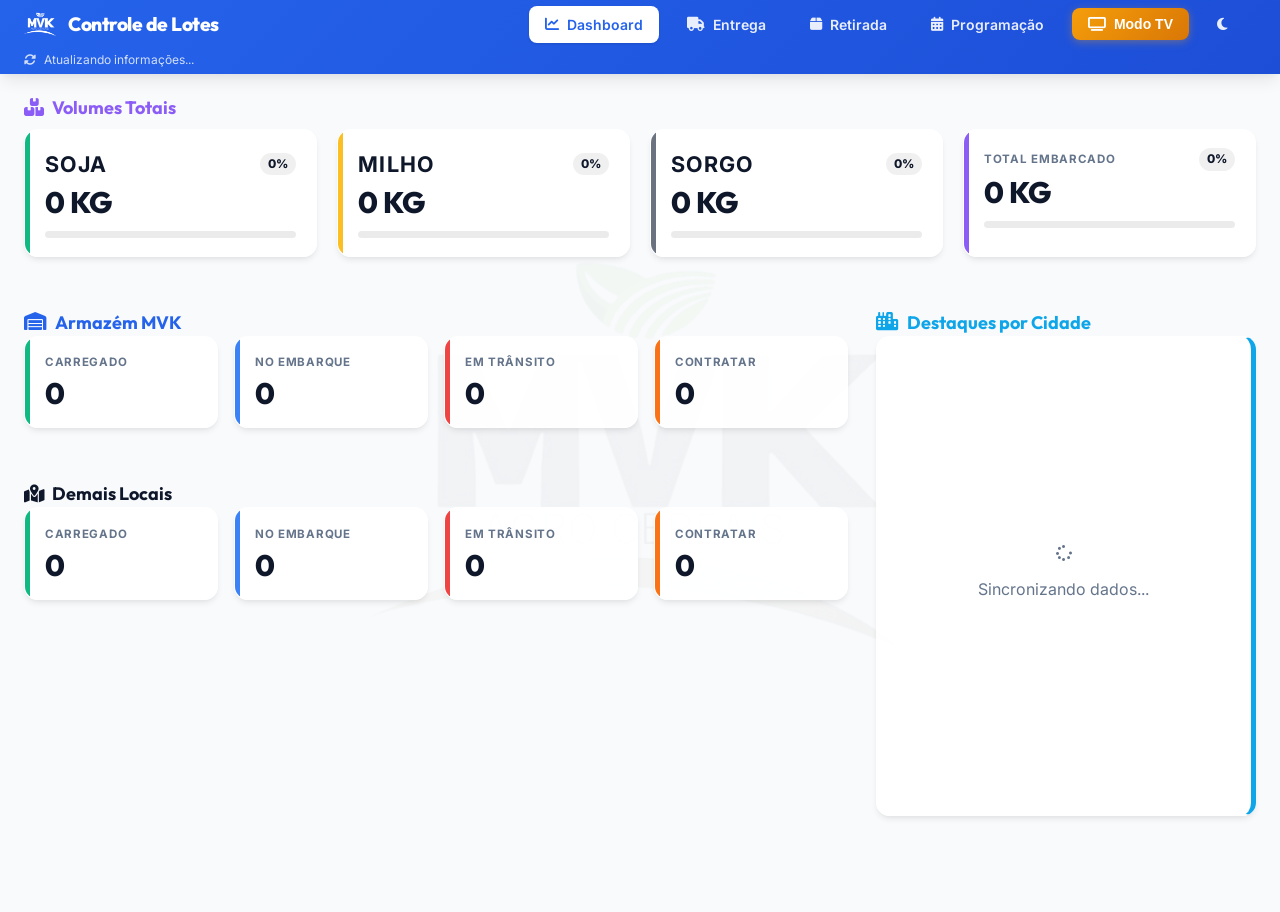
<file: index.html>
<!DOCTYPE html>
<html lang="pt-BR">
<head>
  <meta charset="utf-8" />
  <meta name="viewport" content="width=device-width,initial-scale=1" />
  <title>Controle de Lotes</title>
  <link rel="stylesheet" href="https://cdnjs.cloudflare.com/ajax/libs/font-awesome/6.5.0/css/all.min.css" />
  <link rel="stylesheet" href="style.css" />
  <script src="https://accounts.google.com/gsi/client" onload="gisLoaded()" async defer></script>
  <script src="https://apis.google.com/js/api.js" onload="gapiLoaded()" async defer></script>
  <script src="auth_config.js"></script>
</head>

<body>
  <header>
    <div class="wrap nav-container">
      <div class="brand">
        <img src="mvklogo.png" alt="MVK">
        Controle de Lotes
      </div>
      
      <div class="nav-links">
        <a href="index.html" class="nav-link active"><i class="fas fa-chart-line"></i> Dashboard</a>
        <a href="lotes-entrega.html" class="nav-link"><i class="fas fa-truck"></i> Entrega</a>
        <a href="Retiradas.html" class="nav-link"><i class="fas fa-box"></i> Retirada</a>
        <a href="programacao.html" class="nav-link"><i class="fas fa-calendar-alt"></i> Programação</a>
        
        <button type="button" class="nav-link btn-tv-mode" onclick="toggleTvMode()" title="Exibir apenas o painel principal em Tela Cheia">
          <i class="fas fa-tv"></i> Modo TV
        </button>

        <button type="button" id="themeToggleBtn" class="nav-link btn-theme" onclick="toggleTheme()" title="Alternar Tema Claro / Escuro">
          <i class="fas fa-moon"></i>
        </button>

        <div id="auth_container">
          <button id="authorize_button" class="btn-auth" onclick="handleAuthClick()" style="display: none;">
            <i class="fab fa-google"></i> Login
          </button>
          <button id="signout_button" class="btn-auth" onclick="handleSignoutClick()" style="display: none; background: rgba(255,255,255,0.1); color: white;">
            <i class="fas fa-sign-out-alt"></i> Sair
          </button>
        </div>
      </div>
    </div>
    
    <div class="wrap" style="margin-top: 0.5rem;">
      <div class="last-update" id="lastUpdateTop">
        <i class="fas fa-sync-alt fa-spin"></i> <span>Atualizando informações...</span>
      </div>
    </div>
  </header>

  <main class="wrap animate-in">
    <div class="dashboard-composite" id="dashboardComposite">
      <div class="tv-section-group group-volumes">
        <div class="volumes-header-row">
          <div class="section-title" style="color: var(--prod-total); display: flex; align-items: center; gap: 8px; margin-bottom: 0;">
            <i class="fas fa-boxes"></i> Volumes Totais
          </div>
          <div class="tv-controls-group" id="tvControlsGroup">
            <button type="button" id="btnToggleTvLayout" class="btn-tv-ctrl" onclick="toggleTvLayout()" title="Alternar entre Layout Cockpit e Clássico">
              <i class="fas fa-layer-group"></i> <span id="tvLayoutText">Layout: Cockpit</span>
            </button>
            <button type="button" id="btnExitTv" class="btn-tv-ctrl btn-tv-exit" onclick="exitTvMode()" title="Sair do Modo TV (Esc)">
              <i class="fas fa-compress"></i> Sair (Esc)
            </button>
          </div>
        </div>
        <div class="stats-grid volumes-grid" style="grid-template-columns: repeat(auto-fit, minmax(220px, 1fr));">
          <div class="metric-card glass metric-soja">
            <div class="card-battery-fill battery-fill-soja" id="fill-soja" style="width: 0%;"></div>
            <div class="metric-header-row">
              <div class="metric-label">Soja</div>
              <span class="metric-pct" id="pct-soja">0%</span>
            </div>
            <div class="metric-value" id="count-soja">0 KG</div>
            <div class="grain-bar-track">
              <div class="grain-bar-fill bar-fill-soja" id="bar-soja" style="width: 0%;"></div>
            </div>
          </div>
          <div class="metric-card glass metric-milho">
            <div class="card-battery-fill battery-fill-milho" id="fill-milho" style="width: 0%;"></div>
            <div class="metric-header-row">
              <div class="metric-label">Milho</div>
              <span class="metric-pct" id="pct-milho">0%</span>
            </div>
            <div class="metric-value" id="count-milho">0 KG</div>
            <div class="grain-bar-track">
              <div class="grain-bar-fill bar-fill-milho" id="bar-milho" style="width: 0%;"></div>
            </div>
          </div>
          <div class="metric-card glass metric-sorgo">
            <div class="card-battery-fill battery-fill-sorgo" id="fill-sorgo" style="width: 0%;"></div>
            <div class="metric-header-row">
              <div class="metric-label">Sorgo</div>
              <span class="metric-pct" id="pct-sorgo">0%</span>
            </div>
            <div class="metric-value" id="count-sorgo">0 KG</div>
            <div class="grain-bar-track">
              <div class="grain-bar-fill bar-fill-sorgo" id="bar-sorgo" style="width: 0%;"></div>
            </div>
          </div>
          <div class="metric-card glass metric-total" id="card-total-embarcado">
            <div class="card-battery-fill battery-fill-total" id="fill-total" style="width: 0%;"></div>
            <div class="metric-header-row">
              <div class="metric-label">Total Embarcado</div>
              <span class="metric-pct" id="pct-total">0%</span>
            </div>
            <div class="metric-value" id="count-total">0 KG</div>
            <div class="grain-bar-track">
              <div class="grain-bar-fill bar-fill-total" id="bar-total" style="width: 0%;"></div>
            </div>
          </div>
        </div>
      </div>

      <div class="dashboard-main-area" id="dashboardMainArea">
        <div class="status-columns-wrapper" id="statusColsWrapper">
          <div class="tv-section-group group-mvk">
            <div class="section-title" style="color: var(--primary); display: flex; align-items: center; gap: 8px;">
              <i class="fas fa-warehouse"></i> Armazém MVK
            </div>
            <div class="stats-grid group-status-grid">
              <div class="metric-card glass metric-carregado">
                <div class="metric-label">Carregado</div>
                <div class="metric-value" id="count-mvk-carregado">0</div>
              </div>
              <div class="metric-card glass metric-embarque">
                <div class="metric-label">No Embarque</div>
                <div class="metric-value" id="count-mvk-embarque">0</div>
              </div>
              <div class="metric-card glass metric-transito">
                <div class="metric-label">Em Trânsito</div>
                <div class="metric-value" id="count-mvk-transito">0</div>
              </div>
              <div class="metric-card glass metric-contratar">
                <div class="metric-label">Contratar</div>
                <div class="metric-value" id="count-mvk-contratar">0</div>
              </div>
            </div>
          </div>

          <div class="tv-section-group group-others">
            <div class="section-title" style="color: var(--muted); display: flex; align-items: center; gap: 8px;">
              <i class="fas fa-map-marked-alt"></i> Demais Locais
            </div>
            <div class="stats-grid group-status-grid">
              <div class="metric-card glass metric-carregado">
                <div class="metric-label">Carregado</div>
                <div class="metric-value" id="count-others-carregado">0</div>
              </div>
              <div class="metric-card glass metric-embarque">
                <div class="metric-label">No Embarque</div>
                <div class="metric-value" id="count-others-embarque">0</div>
              </div>
              <div class="metric-card glass metric-transito">
                <div class="metric-label">Em Trânsito</div>
                <div class="metric-value" id="count-others-transito">0</div>
              </div>
              <div class="metric-card glass metric-contratar">
                <div class="metric-label">Contratar</div>
                <div class="metric-value" id="count-others-contratar">0</div>
              </div>
            </div>
          </div>
        </div>

        <div class="sidebar-column group-city">
          <div class="section-title" style="color: var(--accent); display: flex; align-items: center; gap: 8px;">
            <i class="fas fa-city"></i> Destaques por Cidade
          </div>
          <div class="metric-card glass city-highlights-card">
            <div class="carousel-container" id="city-carousel">
              <div class="carousel-item active">
                <div class="carousel-loading">
                  <i class="fas fa-spinner fa-spin"></i>
                  <span>Sincronizando dados...</span>
                </div>
              </div>
            </div>
            <div class="carousel-dots-container" id="carouselDots"></div>
          </div>
        </div>
      </div>
    </div>

    <div class="client-grid" id="clientesContainer" style="margin-bottom: 2rem;">
    </div>


  </main>
  <script>
    const SHEET_ID = '1o0wF2ScSkyxqY8FHFI-rA6k_3uMI2wsZr2wQG8JD4B4';
    const GIDS = {
      entrega: '1186247985',
      retirada: '1984691910',
      programacao: '1183141602'
    };
    const AUTO_UPDATE_INTERVAL = 300000;
    const HIDDEN_COLS = ['nfp', 'royalties', 'safra'];
    const REMOVED_COMMON = ['localizacao', 'idorigemymvk1'];
    const REMOVED_PROGRAMACAO = [
      'observacoes', 'ordem', 'notafiscal', 'dacte', 'mdfe', 'conftipocam', 'agendamento',
      'descarga', 'comprovantededescarga', 'horarioprev', 'classificacaodestino', 'chaveid',
      'frete', 'statusagendamento', 'datadedescarga', 'notafiscal'
    ];
    let globalProdutosTotais = { soja: 0, milho: 0, sorgo: 0, total: 0 };
    function normalizeHeader(h) {
      if (h === undefined || h === null) return '';
      return String(h).trim().toLowerCase().normalize('NFD').replace(/[\u0300-\u036f]/g, '').replace(/[^a-z0-9]/g, '');
    }
    function normalizeText(text) {
      if (text === undefined || text === null) return '';
      return String(text).trim().toLowerCase().normalize('NFD').replace(/[\u0300-\u036f]/g, '');
    }
    function parseCSV(text) {
      if (!text) return { arrays: [], headersOrig: [], headersNorm: [], objects: [] };
      const lines = text.split(/\r?\n/).filter(l => l.trim() !== '');
      if (lines.length === 0) return { arrays: [], headersOrig: [], headersNorm: [], objects: [] };
      const parsed = lines.map(line => line.split(/,(?=(?:[^"]*"[^"]*")*[^"]*$)/).map(c => c.replace(/^"|"$/g, '').trim()));
      const headersOrig = parsed.shift().map(h => h || '');
      const headersNorm = headersOrig.map(h => normalizeHeader(h));
      const objects = parsed.map(cells => {
        const obj = {};
        headersNorm.forEach((key, idx) => {
          obj[key] = cells[idx] !== undefined ? cells[idx] : '';
        });
        return obj;
      });
      return { arrays: parsed, headersOrig, headersNorm, objects };
    }
    async function fetchSheetByGid(gid) {
      // Use the V4 function from auth_config.js
      return await fetchSheetByGidV4(SHEET_ID, gid);
    }
    function parseNumber(val) {
      if (val === undefined || val === null) return NaN;
      const s = String(val).replace(/\s/g, '').replace(/\./g, '').replace(/,/g, '.');
      const n = parseFloat(s.replace(/[^\d\.\-]/g, ''));
      return isNaN(n) ? NaN : n;
    }
    function parseDateOnly(s) {
      if (!s) return null;
      const str = String(s).trim();
      if (str.includes('/')) {
        const parts = str.split('/');
        if (parts.length >= 3) {
          const d = parseInt(parts[0], 10), m = parseInt(parts[1], 10), y = parseInt(parts[2], 10);
          if (!isNaN(d) && !isNaN(m) && !isNaN(y)) return new Date(y, m - 1, d);
        }
      }
      if (str.includes('-') || (str.includes('/') && str.indexOf('/') === 4)) {
        const sep = str.includes('-') ? '-' : '/';
        const parts = str.split(sep);
        if (parts.length >= 3) {
          const y = parseInt(parts[0], 10), m = parseInt(parts[1], 10), d = parseInt(parts[2], 10);
          if (!isNaN(d) && !isNaN(m) && !isNaN(y)) return new Date(y, m - 1, d);
        }
      }
      const dt = new Date(str);
      if (!isNaN(dt.getTime())) return new Date(dt.getFullYear(), dt.getMonth(), dt.getDate());
      return null;
    }
    function findHeaderKey(headersNorm, patterns) {
      for (const p of patterns) {
        const f = headersNorm.find(h => h.includes(p));
        if (f) return f;
      }
      if (patterns.includes('saldoent')) {
        const f = headersNorm.find(h => h.includes('saldo') && (h.includes('ent') || h.includes('entrega') || h.includes('entkg')));
        if (f) return f;
      }
      if (patterns.includes('saldoret')) {
        const f = headersNorm.find(h => h.includes('saldo') && (h.includes('ret') || h.includes('retirada') || h.includes('retkg')));
        if (f) return f;
      }
      if (patterns.some(x => x.includes('contrato'))) {
        const f = headersNorm.find(h => h.includes('contrato'));
        if (f) return f;
      }
      const f = headersNorm.find(h => h.includes('saldo'));
      if (f) return f;
      return null;
    }
    function formatCurrencyBRL(value) {
      if (isNaN(value)) return value;
      return new Intl.NumberFormat('pt-BR', {
        style: 'currency',
        currency: 'BRL'
      }).format(value);
    }
    function formatStatusProgramacao(status) {
      let className = 'badge';
      let text = status;
      const statusNorm = normalizeText(status);
      if (statusNorm.includes('carregado')) {
        className += ' badge-success';
      } else if (statusNorm.includes('embarque') || statusNorm.includes('no embarque')) {
        className += ' badge-info';
      } else if (statusNorm.includes('transito') || statusNorm.includes('em transito')) {
        className += ' badge-danger';
      } else if (statusNorm.includes('contratar')) {
        className += ' badge-warning';
      } else {
        className += ' badge-info';
      }
      return `<span class="${className}">${escapeHtml(text)}</span>`;
    }
    function buildTableHTML(rowsArrays, rowsObjects, headersOrig, headersNorm, opts) {
      const hiddenNorm = opts.hiddenNorm || [];
      const removedNorm = opts.removedNorm || [];
      const numericKey = opts.numericKey || '';
      const forceInclude = opts.forceInclude || [];
      const currencyCols = opts.currencyCols || [];
      const statusCol = opts.statusCol || '';
      const visible = headersNorm.filter(h => !removedNorm.includes(h));
      let displayCols = visible.filter(h => !hiddenNorm.includes(h));
      forceInclude.forEach(fc => {
        if (visible.includes(fc) && !displayCols.includes(fc)) displayCols.unshift(fc);
        else if (visible.includes(fc)) displayCols = [fc, ...displayCols.filter(x => x !== fc)];
      });
      if (displayCols.length === 0) {
        return '<div class="empty">Sem colunas para exibir.</div>';
      }
      let html = '<table><thead><tr>';
      displayCols.forEach(h => {
        const idx = headersNorm.indexOf(h);
        const title = (idx >= 0 ? headersOrig[idx] : h) || h;
        html += `<th>${escapeHtml(title)}</th>`;
      });
      if (numericKey) html += '<th>Status</th>';
      html += '</tr></thead><tbody>';
      rowsObjects.forEach((obj, i) => {
        const arr = rowsArrays[i] || [];
        const n = numericKey ? parseNumber(obj[numericKey] || arr[numericKeyIndex(headersNorm, numericKey)] || '0') : NaN;
        html += '<tr>';
        displayCols.forEach(h => {
          const idx = headersNorm.indexOf(h);
          let value = (obj[h] !== undefined && obj[h] !== '') ? obj[h] : (arr[idx] !== undefined ? arr[idx] : '');
          if (currencyCols.includes(h)) {
            const numValue = parseNumber(value);
            if (!isNaN(numValue)) {
              value = formatCurrencyBRL(numValue);
            }
          }
          if (h === statusCol) {
            value = formatStatusProgramacao(value);
            html += `<td>${value}</td>`;
          } else {
            html += `<td>${escapeHtml(value)}</td>`;
          }
        });
        if (numericKey) html += `<td>${n > 0 ? '<span class="badge badge-warning">ABERTO</span>' : '<span class="badge badge-success">FECHADO</span>'}</td>`;
        html += '</tr>';
      });
      html += '</tbody></table>';
      return html;
    }
    function numericKeyIndex(headersNorm, key) { return headersNorm.indexOf(key); }
    function escapeHtml(s) {
      if (s === undefined || s === null) return '';
      return String(s).replace(/[&<>"'\/]/g, c => ({
        '&': '&amp;',
        '<': '<',
        '>': '>',
        '"': '&quot;',
        "'": '&#39;',
        '/': '&#x2F;'
      }[c]));
    }
    function countStatusProgramacao(rowsObjects, statusCol) {
      let carregado = 0, embarque = 0, transito = 0, contratar = 0;
      if (!statusCol) return { carregado, embarque, transito, contratar };
      rowsObjects.forEach(obj => {
        const status = obj[statusCol] || '';
        const statusNorm = normalizeText(status);
        if (statusNorm.includes('carregado')) {
          carregado++;
        } else if (statusNorm.includes('embarque') || statusNorm.includes('no embarque')) {
          embarque++;
        } else if (statusNorm.includes('transito') || statusNorm.includes('em transito')) {
          transito++;
        } else if (statusNorm.includes('contratar')) {
          contratar++;
        }
      });
      return { carregado, embarque, transito, contratar };
    }
    function extractProduto(text) {
      if (!text) return '';
      const parts = text.split('-');
      if (parts.length === 0) return '';
      let produto = parts[parts.length - 1].trim().toLowerCase();
      produto = produto.replace(/[0-9\.\,\(\)\[\]]/g, '').trim();
      return produto;
    }
    function extractContratoInfo(text) {
      if (!text || text.trim() === '') return { contrato: '', cliente: '', destino: '', produto: '', isValid: false };
      const parts = text.split(' - ').map(part => part.trim());
      
      const cliente = parts[1] || '';
      let destino = parts[3] || '';
      
      // Exceção para o cliente CHS AGRONEGOCIO (A cidade fica entre o 4º e 5º traço)
      if (normalizeText(cliente).includes('chs agronegocio')) {
        destino = parts[4] || destino;
      }

      if (parts.length < 6) {
        const first = text.split('-')[0] ? text.split('-')[0].trim() : '';
        const contratoFallback = first.replace(/\D/g, '');
        const produto = parts.slice(5).join(' - ').trim().toUpperCase() || (parts[parts.length - 1] || '').toUpperCase();
        const isValidFallback = contratoFallback !== '' && cliente !== '' && destino !== '';
        return {
          contrato: contratoFallback,
          cliente: cliente,
          destino: destino,
          produto: produto,
          isValid: isValidFallback
        };
      }
      const contrato = parts[0].replace(/\D/g, '');
      const produtoParts = parts.slice(5);
      let produto = produtoParts.join(' - ').trim().toUpperCase();
      if (!produto) {
        produto = parts[parts.length - 1].trim().toUpperCase();
      }
      const isValid = contrato !== '' && cliente !== '' && destino !== '' && produto !== '';
      return {
        contrato: contrato,
        cliente: cliente,
        destino: destino,
        produto: produto,
        isValid: isValid
      };
    }
    function calculateProdutosTotais(rowsObjects, produtoColIndex, pesoColIndex, destinoColIndex, statusColIndex) {
      let sojaProg = 0, milhoProg = 0, sorgoProg = 0;
      let sojaCarr = 0, milhoCarr = 0, sorgoCarr = 0;

      rowsObjects.forEach(arr => {
        let destinoText = '';
        if (destinoColIndex !== -1 && Array.isArray(arr) && arr[destinoColIndex] !== undefined) {
          destinoText = arr[destinoColIndex];
        }
        const { isValid } = extractContratoInfo(destinoText);
        if (!isValid) return;

        let produtoText = '';
        if (produtoColIndex !== -1 && Array.isArray(arr) && arr[produtoColIndex] !== undefined) {
          produtoText = arr[produtoColIndex];
        }
        const produto = extractProduto(produtoText);

        let statusText = '';
        if (statusColIndex !== -1 && Array.isArray(arr) && arr[statusColIndex] !== undefined) {
          statusText = arr[statusColIndex];
        }
        const isCarregado = normalizeText(statusText).includes('carregado');

        let pesoReal = 0;
        if (pesoColIndex !== -1 && Array.isArray(arr) && arr[pesoColIndex] !== undefined) {
          pesoReal = parseNumber(arr[pesoColIndex]);
          if (isNaN(pesoReal) || pesoReal < 0) pesoReal = 0;
        }

        let pesoEstimado = 0;
        if (Array.isArray(arr) && arr[8] !== undefined) {
          pesoEstimado = extractWeightFromColumnI(arr[8]);
        }

        const pesoEfetivo = pesoReal > 0 ? pesoReal : pesoEstimado;
        if (pesoEfetivo <= 0) return;

        if (produto.includes('soja')) {
          sojaProg += pesoEfetivo;
          if (isCarregado) sojaCarr += (pesoReal > 0 ? pesoReal : pesoEfetivo);
        } else if (produto.includes('milho')) {
          milhoProg += pesoEfetivo;
          if (isCarregado) milhoCarr += (pesoReal > 0 ? pesoReal : pesoEfetivo);
        } else if (produto.includes('sorgo')) {
          sorgoProg += pesoEfetivo;
          if (isCarregado) sorgoCarr += (pesoReal > 0 ? pesoReal : pesoEfetivo);
        }
      });

      return {
        soja: sojaCarr,
        milho: milhoCarr,
        sorgo: sorgoCarr,
        sojaProg,
        milhoProg,
        sorgoProg
      };
    }
    function updateLastUpdateTime() {
      const now = new Date();
      const timeString = now.toLocaleTimeString('pt-BR');
      const dateString = now.toLocaleDateString('pt-BR');
      document.getElementById('lastUpdateTop').innerHTML = `
    <i class="fas fa-check-circle" style="color: rgba(255,255,255,0.9);"></i>
    <span>Última atualização: ${timeString} - ${dateString}</span>
  `;
    }
    function formatNumber(value) {
      if (isNaN(value)) return '0';
      return new Intl.NumberFormat('pt-BR').format(Math.round(value));
    }
    function extractWeightFromColumnI(text) {
      if (!text || text.trim() === '') return 0;
      const parts = text.split('-');
      if (parts.length === 0) return 0;
      let lastPart = parts[parts.length - 1].trim();
      const match = lastPart.match(/(\d+)/);
      if (match && match[1]) {
        const tons = parseInt(match[1], 10);
        return tons * 1000;
      }
      return 0;
    }
    function isArmazemMVK(arr) {
      if (!arr || !arr[1]) return false;
      const colB = normalizeText(String(arr[1]));
      return colB.includes('mvk agro cereais');
    }

    function animateValue(id, end, duration, suffix = '') {
      const obj = document.getElementById(id);
      if (!obj) return;
      
      const start = parseInt(obj.getAttribute('data-value') || '0', 10);
      if (start === end && obj.textContent !== '0') return;

      obj.setAttribute('data-value', end);
      obj.classList.add('updating-value');
      
      let startTimestamp = null;
      const step = (timestamp) => {
        if (!startTimestamp) startTimestamp = timestamp;
        const progress = Math.min((timestamp - startTimestamp) / duration, 1);
        const currentVal = Math.floor(progress * (end - start) + start);
        obj.textContent = formatNumber(currentVal) + (suffix ? ' ' + suffix : '');
        if (progress < 1) {
          window.requestAnimationFrame(step);
        } else {
          setTimeout(() => obj.classList.remove('updating-value'), 400);
        }
      };
      window.requestAnimationFrame(step);
    }

    const CITY_COORDS = {
      'MARINGA': { lat: -23.4209, lon: -51.9331 },
      'LONDRINA': { lat: -23.3103, lon: -51.1628 },
      'CURITIBA': { lat: -25.4290, lon: -49.2671 },
      'CASCAVEL': { lat: -24.9555, lon: -53.4552 },
      'BATAGUASSU': { lat: -21.7142, lon: -52.4222 },
      'FRANCISCO BELTRAO': { lat: -26.0779, lon: -53.0553 },
      'PATO BRANCO': { lat: -26.2295, lon: -52.6716 },
      'TOLEDO': { lat: -24.7245, lon: -53.7431 },
      'PONTA GROSSA': { lat: -25.0994, lon: -50.1583 },
      'PARANAGUA': { lat: -25.5205, lon: -48.5093 },
      'CAMPO MOURAO': { lat: -24.0457, lon: -52.3789 },
      'UMUARAMA': { lat: -23.7661, lon: -53.3250 },
      'PARANAVAI': { lat: -23.0817, lon: -52.4646 },
      'GUARAPUAVA': { lat: -25.3907, lon: -51.4628 },
      'FOZ DO IGUACU': { lat: -25.5163, lon: -54.5854 },
      'DOURADOS': { lat: -22.2231, lon: -54.8118 },
      'CAMPO GRANDE': { lat: -20.4697, lon: -54.6201 },
      'RONDONOPOLIS': { lat: -16.4674, lon: -54.6372 },
      'CUIABA': { lat: -15.6014, lon: -56.0979 },
      'CHAPECO': { lat: -27.1004, lon: -52.6152 },
      'PASSO FUNDO': { lat: -28.2612, lon: -52.4083 },
      'ASSIS': { lat: -22.6617, lon: -50.4178 },
      'OURINHOS': { lat: -22.9789, lon: -49.8706 },
      'PRESIDENTE PRUDENTE': { lat: -22.1256, lon: -51.3889 }
    };

    function getWeatherIcon(code) {
      if (code === 0) {
        return `<div class="weather-anim-box weather-anim-sun"><i class="fas fa-sun"></i></div>`;
      }
      if (code >= 1 && code <= 3) {
        return `<div class="weather-anim-box weather-anim-cloud-sun"><i class="fas fa-sun anim-sun"></i><i class="fas fa-cloud anim-cloud"></i></div>`;
      }
      if (code === 45 || code === 48) {
        return `<div class="weather-anim-box weather-anim-fog"><i class="fas fa-smog"></i></div>`;
      }
      if (code >= 51 && code <= 65) {
        return `<div class="weather-anim-box weather-anim-rain"><i class="fas fa-cloud-showers-heavy"></i></div>`;
      }
      if (code >= 95) {
        return `<div class="weather-anim-box weather-anim-storm"><i class="fas fa-cloud-bolt"></i></div>`;
      }
      return `<div class="weather-anim-box weather-anim-cloud"><i class="fas fa-cloud"></i></div>`;
    }

    function getWeatherDesc(code) {
      if (code === 0) return 'Céu Limpo';
      if (code >= 1 && code <= 3) return 'Parcialmente Nublado';
      if (code === 45 || code === 48) return 'Nevoeiro';
      if (code >= 51 && code <= 55) return 'Garoa';
      if (code >= 61 && code <= 65) return 'Chuva';
      if (code >= 95) return 'Tempestade';
      return 'Nublado';
    }

    async function getCityCoords(city) {
      const cityNorm = city.toUpperCase().trim();
      if (CITY_COORDS[cityNorm]) return CITY_COORDS[cityNorm];

      const cacheKey = `coords_cache_${cityNorm}`;
      const cached = localStorage.getItem(cacheKey);
      if (cached) return JSON.parse(cached);

      try {
        const url = `https://nominatim.openstreetmap.org/search?q=${encodeURIComponent(city + ', Brazil')}&format=json&limit=1`;
        const resp = await fetch(url, { headers: { 'Accept-Language': 'pt-BR' } });
        const data = await resp.json();
        if (data && data.length > 0) {
          const coords = { lat: parseFloat(data[0].lat), lon: parseFloat(data[0].lon) };
          localStorage.setItem(cacheKey, JSON.stringify(coords));
          return coords;
        }
      } catch (e) {
        console.error('Geocoding Error:', e);
      }
      return CITY_COORDS['MARINGA'];
    }

    async function fetchCityWeather(city) {
      const cityNorm = city.toUpperCase().trim();
      const coords = await getCityCoords(city);
      
      const cacheKey = `weather_cache_v4_${cityNorm}`;
      const cached = localStorage.getItem(cacheKey);
      if (cached) {
        try {
          const decoded = JSON.parse(cached);
          const age = (Date.now() - decoded.timestamp) / (1000 * 60 * 60);
          if (age < 1 && decoded.weather && decoded.weather.humidity !== null) return decoded.weather;
        } catch (e) {}
      }

      try {
        const url = `https://api.open-meteo.com/v1/forecast?latitude=${coords.lat}&longitude=${coords.lon}&current=temperature_2m,relative_humidity_2m,weather_code,wind_speed_10m&daily=temperature_2m_max,temperature_2m_min,precipitation_sum,precipitation_probability_max&timezone=America%2FSao_Paulo`;
        const resp = await fetch(url);
        const data = await resp.json();
        const weather = {
          temp: Math.round(data.current?.temperature_2m ?? (data.current_weather?.temperature ?? 0)),
          code: data.current?.weather_code ?? (data.current_weather?.weathercode ?? 0),
          windSpeed: Math.round(data.current?.wind_speed_10m ?? (data.current_weather?.windspeed ?? 0)),
          humidity: data.current?.relative_humidity_2m !== undefined ? Math.round(data.current.relative_humidity_2m) : null,
          tempMin: (data.daily && data.daily.temperature_2m_min && data.daily.temperature_2m_min[0] !== undefined) ? Math.round(data.daily.temperature_2m_min[0]) : null,
          tempMax: (data.daily && data.daily.temperature_2m_max && data.daily.temperature_2m_max[0] !== undefined) ? Math.round(data.daily.temperature_2m_max[0]) : null,
          rainMm: (data.daily && data.daily.precipitation_sum && data.daily.precipitation_sum[0] !== undefined) ? (Math.round(data.daily.precipitation_sum[0] * 10) / 10) : 0,
          rainProb: (data.daily && data.daily.precipitation_probability_max && data.daily.precipitation_probability_max[0] !== undefined) ? data.daily.precipitation_probability_max[0] : null
        };
        localStorage.setItem(cacheKey, JSON.stringify({ timestamp: Date.now(), weather }));
        return weather;
      } catch (e) {
        console.error('Weather Error:', e);
        return { temp: '--', code: -1, windSpeed: null, humidity: null, tempMin: null, tempMax: null, rainMm: 0, rainProb: null };
      }
    }

    async function updateCityHighlights(rowsArr, destinoIndex, pesoIndex, produtoIndex, statusIndex, placaColIndex) {
      const summary = {};
      rowsArr.forEach(arr => {
        const destinoText = arr[destinoIndex] || '';
        const { destino, isValid } = extractContratoInfo(destinoText);
        if (!isValid) return;

        const city = destino.split('/')[0].split('-')[0].trim().toUpperCase();
        let uf = '';
        if (destino.includes('-')) {
          const parts = destino.split('-');
          const pUf = parts[parts.length - 1].trim().toUpperCase();
          if (pUf.length === 2) uf = pUf;
        } else if (destino.includes('/')) {
          const parts = destino.split('/');
          const pUf = parts[parts.length - 1].trim().toUpperCase();
          if (pUf.length === 2) uf = pUf;
        }

        let pesoReal = 0;
        if (pesoIndex !== -1 && Array.isArray(arr) && arr[pesoIndex] !== undefined) {
          pesoReal = parseNumber(arr[pesoIndex]);
          if (isNaN(pesoReal) || pesoReal < 0) pesoReal = 0;
        }

        let pesoEstimado = 0;
        if (Array.isArray(arr) && arr[8] !== undefined) {
          pesoEstimado = extractWeightFromColumnI(arr[8]);
        }

        const pesoEfetivo = pesoReal > 0 ? pesoReal : (pesoEstimado > 0 ? pesoEstimado : 37000);

        const produtoRaw = extractProduto(arr[produtoIndex] || '');
        const produto = produtoRaw.includes('soja') ? 'SOJA' : (produtoRaw.includes('milho') ? 'MILHO' : (produtoRaw.includes('sorgo') ? 'SORGO' : 'OUTROS'));

        const placa = (placaColIndex !== undefined && arr[placaColIndex]) ? String(arr[placaColIndex]).trim().toUpperCase() : '';
        const statusText = (statusIndex !== undefined && arr[statusIndex]) ? normalizeText(String(arr[statusIndex])) : '';
        const isCarregado = statusText.includes('carregado');

        if (!summary[city]) {
          summary[city] = {
            city: city,
            uf: uf,
            totalProg: 0,
            totalCarregado: 0,
            produtosProg: {},
            produtosCarregados: {},
            placas: new Set(),
            statusCounts: { carregado: 0, embarque: 0, transito: 0, contratar: 0 },
            rowCount: 0
          };
        }

        summary[city].totalProg += pesoEfetivo;
        summary[city].rowCount++;
        summary[city].produtosProg[produto] = (summary[city].produtosProg[produto] || 0) + pesoEfetivo;

        if (placa) {
          summary[city].placas.add(placa);
        }

        if (isCarregado) {
          summary[city].totalCarregado += (pesoReal > 0 ? pesoReal : pesoEfetivo);
          summary[city].produtosCarregados[produto] = (summary[city].produtosCarregados[produto] || 0) + (pesoReal > 0 ? pesoReal : pesoEfetivo);
          summary[city].statusCounts.carregado++;
        } else if (statusText.includes('embarque') || statusText.includes('no embarque')) {
          summary[city].statusCounts.embarque++;
        } else if (statusText.includes('transito') || statusText.includes('em transito')) {
          summary[city].statusCounts.transito++;
        } else if (statusText.includes('contratar')) {
          summary[city].statusCounts.contratar++;
        }
      });

      const sortedCities = Object.entries(summary)
        .sort((a, b) => b[1].totalProg - a[1].totalProg)
        .slice(0, 10);

      const container = document.getElementById('city-carousel');
      if (sortedCities.length === 0) {
        container.innerHTML = `
          <div class="carousel-item active">
            <div class="carousel-loading">
              <i class="fas fa-info-circle"></i>
              <span>Sem embarques hoje</span>
            </div>
          </div>`;
        return;
      }

      let html = '';
      for (let idx = 0; idx < sortedCities.length; idx++) {
        const [city, data] = sortedCities[idx];
        const weather = await fetchCityWeather(city);
        
        const prodKeys = Object.keys(data.produtosProg);
        let prodSubtitle = '';
        if (prodKeys.length === 1) {
          prodSubtitle = `100% ${prodKeys[0]}`;
        } else {
          const parts = prodKeys.map(p => {
            const pct = data.totalProg > 0 ? Math.round((data.produtosProg[p] / data.totalProg) * 100) : 0;
            return `${pct}% ${p}`;
          });
          prodSubtitle = parts.join(' • ');
        }

        const totalCaminhoes = data.placas.size > 0 ? data.placas.size : (data.rowCount || 1);
        const caminhoesLabel = totalCaminhoes === 1 ? '1 Caminhão' : `${totalCaminhoes} Caminhões`;

        // Status summary tags
        const statusParts = [];
        if (data.statusCounts.carregado > 0) statusParts.push(`<b>${data.statusCounts.carregado}</b> Carregado${data.statusCounts.carregado > 1 ? 's' : ''}`);
        if (data.statusCounts.transito > 0) statusParts.push(`<b>${data.statusCounts.transito}</b> Em Trânsito`);
        if (data.statusCounts.embarque > 0) statusParts.push(`<b>${data.statusCounts.embarque}</b> No Embarque`);
        if (data.statusCounts.contratar > 0) statusParts.push(`<b>${data.statusCounts.contratar}</b> A Contratar`);
        
        const statusSummaryText = statusParts.length > 0 ? statusParts.join(' • ') : 'Programação em andamento';

        const percentCarregado = data.totalProg > 0 ? Math.min(100, Math.round((data.totalCarregado / data.totalProg) * 100)) : 0;

        // Rain string
        let rainString = '0mm';
        if (weather.rainMm > 0) {
          rainString = `${weather.rainMm}mm`;
        }
        if (weather.rainProb !== null && weather.rainProb !== undefined) {
          rainString += ` (${weather.rainProb}%)`;
        }

        // Temp Min/Max
        let tempMinMaxString = '-- / --';
        if (weather.tempMin !== null && weather.tempMax !== null) {
          tempMinMaxString = `${weather.tempMin}°C / ${weather.tempMax}°C`;
        }

        const windString = weather.windSpeed !== null ? `${weather.windSpeed} km/h` : '--';
        const humidityString = weather.humidity !== null ? `${weather.humidity}%` : '--';

        const rankingBadge = idx === 0 ? '🏆 #1 NO DIA' : `#${idx + 1} NO DIA`;
        const ufDisplay = data.uf ? ` - ${data.uf}` : '';

        html += `
          <div class="carousel-item ${idx === 0 ? 'active' : ''}">
            <div class="city-header-row">
              <div class="city-title-wrapper">
                <div class="city-name-large">${city}${ufDisplay}</div>
              </div>
              <div class="city-rank-badge ${idx === 0 ? 'top-rank' : ''}">${rankingBadge}</div>
            </div>

            <div class="city-kpi-grid">
              <div class="city-kpi-card">
                <div class="city-kpi-label"><i class="fas fa-boxes-stacked"></i> Volume Embarcado</div>
                <div class="city-kpi-value">${formatNumber(data.totalCarregado)} <span class="city-kpi-unit">KG</span></div>
                <div class="city-kpi-sub">${percentCarregado}% de ${formatNumber(data.totalProg)} KG (${prodSubtitle})</div>
              </div>

              <div class="city-kpi-card">
                <div class="city-kpi-label"><i class="fas fa-truck"></i> Veículos</div>
                <div class="city-kpi-value">${caminhoesLabel}</div>
                <div class="city-kpi-sub">${data.statusCounts.carregado} carregado${data.statusCounts.carregado !== 1 ? 's' : ''} de ${totalCaminhoes}</div>
              </div>
            </div>

            <div class="city-progress-card">
              <div class="city-progress-header">
                <span class="city-progress-label"><i class="fas fa-tasks"></i> Andamento</span>
                <span class="city-progress-pct">${percentCarregado}% Carregado</span>
              </div>
              <div class="city-progress-bar-bg">
                <div class="city-progress-bar-fill" style="width: ${percentCarregado}%;"></div>
              </div>
              <div class="city-status-badges">${statusSummaryText}</div>
            </div>

            <div class="weather-card">
              <div class="weather-panel-header">
                <span><i class="fas fa-cloud-sun"></i> Clima & Condições</span>
                <span class="weather-condition-tag">${getWeatherDesc(weather.code)}</span>
              </div>

              <div class="weather-content-wrapper">
                <div class="weather-hero">
                  <div class="weather-icon-large">${getWeatherIcon(weather.code)}</div>
                  <div class="weather-temp-large">${weather.temp}°C</div>
                </div>

                <div class="weather-info-list">
                  <div class="weather-info-row">
                    <span class="w-item-label"><i class="fas fa-droplet icon-rain"></i> Chuva:</span>
                    <span class="w-item-val">${rainString}</span>
                  </div>
                  <div class="weather-info-row">
                    <span class="w-item-label"><i class="fas fa-temperature-half icon-temp"></i> Mín/Máx:</span>
                    <span class="w-item-val">${tempMinMaxString}</span>
                  </div>
                  <div class="weather-info-row">
                    <span class="w-item-label"><i class="fas fa-wind icon-wind"></i> Vento:</span>
                    <span class="w-item-val">${windString}</span>
                  </div>
                  <div class="weather-info-row">
                    <span class="w-item-label"><i class="fas fa-water icon-humidity"></i> Umidade:</span>
                    <span class="w-item-val">${humidityString}</span>
                  </div>
                </div>
              </div>
            </div>
          </div>`;
      }
      container.innerHTML = html;
      const dotsContainer = document.getElementById('carouselDots');
      if (dotsContainer) {
        if (sortedCities.length > 1) {
          dotsContainer.innerHTML = sortedCities.map((_, i) => `<span class="carousel-dot ${i === 0 ? 'active' : ''}"></span>`).join('');
        } else {
          dotsContainer.innerHTML = '';
        }
      }
      startCityCarousel();
    }



    let carouselInterval;
    function startCityCarousel() {
      if (carouselInterval) clearInterval(carouselInterval);
      const items = document.querySelectorAll('#city-carousel .carousel-item');
      if (items.length <= 1) return;

      let current = 0;
      carouselInterval = setInterval(() => {
        const currentItem = items[current];
        currentItem.classList.remove('active');
        currentItem.classList.add('exit');
        
        const prev = current;
        current = (current + 1) % items.length;
        
        items[current].classList.add('active');
        
        const dots = document.querySelectorAll('#carouselDots .carousel-dot');
        dots.forEach((dot, idx) => {
          dot.classList.toggle('active', idx === current);
        });
        
        setTimeout(() => {
          items[prev].classList.remove('exit');
        }, 600);
      }, 7000); // 7 seconds

    }
    function buildClientesHTML(clientes) {
      if (clientes.length === 0) {
        return '<div class="empty">Nenhum contrato encontrado para hoje.</div>';
      }
      let html = '';
      clientes.forEach(cliente => {
        let badgeClass = 'badge-info';
        const produtoUp = (cliente.produto || '').toUpperCase();
        if (produtoUp.includes('SOJA')) {
          badgeClass = 'badge-success';
        } else if (produtoUp.includes('MILHO')) {
          badgeClass = 'badge-warning';
        }
        
        let saldoEntregaAjustado = cliente.saldoEntrega || 0;
        if (cliente.pesoEmTransitoEmbarque && !isNaN(cliente.pesoEmTransitoEmbarque)) {
          saldoEntregaAjustado -= cliente.pesoEmTransitoEmbarque;
        }
        const saldoEntregaDisplay = !isNaN(saldoEntregaAjustado) ? `${formatNumber(saldoEntregaAjustado)} KG` : '0 KG';
        const valorMedioFrete = !isNaN(cliente.valorMedioFrete) ? formatCurrencyBRL(cliente.valorMedioFrete) : 'N/A';
        
        html += `
          <div class="client-card glass">
            <div class="client-header">
              <div class="client-name">${escapeHtml(cliente.cliente)}</div>
              <div class="client-destination">${escapeHtml(cliente.destino)}</div>
            </div>
            
            <div style="display: flex; justify-content: space-between; align-items: center; margin-bottom: 1rem;">
              <span class="badge badge-info" style="font-size: 0.7rem;">Contrato: ${escapeHtml(cliente.contrato)}</span>
              <span class="badge ${badgeClass}">${escapeHtml(cliente.produto)}</span>
            </div>

            <div class="caminhoes-info" style="border: none; padding: 0; margin-bottom: 1rem;">
              <span class="badge badge-success">Carregados: ${cliente.totalCaminhoesCarregados}</span>
              <span class="badge badge-warning">Pendentes: ${cliente.totalCaminhoesPendentes}</span>
            </div>

            <div class="client-details">
              <div class="detail-item">
                <span class="detail-label">Peso Carregado</span>
                <span class="detail-value">${formatNumber(cliente.totalPesoCarregado)} KG</span>
              </div>
              <div class="detail-item">
                <span class="detail-label">Saldo a entregar</span>
                <span class="detail-value">${escapeHtml(saldoEntregaDisplay)}</span>
              </div>
              <div class="detail-item" style="grid-column: span 2; margin-top: 0.5rem; padding-top: 0.5rem; border-top: 1px dashed var(--border);">
                <span class="detail-label">Valor Médio Frete</span>
                <span class="detail-value" style="color: var(--primary);">${valorMedioFrete}</span>
              </div>
            </div>

            ${cliente.pesoEmTransitoEmbarque && cliente.pesoEmTransitoEmbarque > 0 ?
                `<div style="margin-top: 1rem; padding: 0.5rem; background: rgba(239, 68, 68, 0.1); border-radius: 0.5rem;">
                  <span class="detail-label" style="color: var(--status-transito);">Em Trânsito/Embarque</span>
                  <span class="detail-value" style="color: var(--status-transito); display: block;">${formatNumber(cliente.pesoEmTransitoEmbarque)} KG</span>
                </div>` : ''}
          </div>
        `;
      });
      return html;
    }
    function updateClientesSummary(clientes) { }
    async function groupByContract(rowsProg, destinoColIndex, placaColIndex, statusColIndex, freteColIndex, transportadoraColIndex, includeFutureDates = false) {
      const grupos = {};
      let rowsToProcess = rowsProg;
      if (!includeFutureDates) {
        const today = new Date();
        const todayStart = new Date(today.getFullYear(), today.getMonth(), today.getDate()).getTime();
        const dateIndexProg = 0;
        rowsToProcess = rowsProg.filter(arr => {
          let dtVal = '';
          if (arr && arr[dateIndexProg] !== undefined) dtVal = arr[dateIndexProg];
          const dt = parseDateOnly(dtVal);
          return dt && dt.getTime() === todayStart;
        });
      }
      rowsToProcess.forEach(arr => {
        let destinoText = '';
        if (destinoColIndex !== -1) {
          if (Array.isArray(arr) && arr[destinoColIndex] !== undefined) {
            destinoText = arr[destinoColIndex];
          }
        }
        const { contrato, cliente, destino, produto, isValid } = extractContratoInfo(destinoText);
        if (!isValid || !contrato) return;
        const key = `contrato_${contrato}`;
        let pesoRealText = '';
        if (Array.isArray(arr) && arr[9] !== undefined) {
          pesoRealText = arr[9];
        }
        const pesoReal = parseNumber(pesoRealText) || 0;
        let placa = '';
        if (placaColIndex !== -1) {
          if (Array.isArray(arr) && arr[placaColIndex] !== undefined) {
            placa = arr[placaColIndex];
          }
        }
        let status = '';
        if (statusColIndex !== -1) {
          if (Array.isArray(arr) && arr[statusColIndex] !== undefined) {
            status = arr[statusColIndex];
          }
        }
        const statusNorm = normalizeText(status);
        const isCarregado = statusNorm.includes('carregado');
        const isEmbarque = statusNorm.includes('embarque') || statusNorm.includes('no embarque');
        const isTransito = statusNorm.includes('transito') || statusNorm.includes('em transito');
        if (!grupos[key]) {
          grupos[key] = {
            contrato: contrato,
            cliente: cliente,
            destino: destino,
            produto: produto,
            totalPeso: 0,
            totalPesoCarregado: 0,
            totalPesoPendente: 0,
            placas: new Set(),
            placasCarregadas: new Set(),
            placasPendentes: new Set(),
            count: 0,
            pesoEmTransitoEmbarque: 0,
            valoresFrete: [],
            valorMedioFrete: 0
          };
        }
        grupos[key].totalPeso += pesoReal;
        if (placa && placa.trim() !== '') {
          grupos[key].placas.add(placa.trim());
        }
        if (isCarregado) {
          grupos[key].totalPesoCarregado += pesoReal;
          if (placa && placa.trim() !== '') {
            grupos[key].placasCarregadas.add(placa.trim());
          }
        } else {
          grupos[key].totalPesoPendente += pesoReal;
          if (placa && placa.trim() !== '') {
            grupos[key].placasPendentes.add(placa.trim());
          }
        }
        grupos[key].count++;
        if (isEmbarque || isTransito) {
          let textoColunaI = '';
          if (Array.isArray(arr) && arr[8] !== undefined) {
            textoColunaI = arr[8];
          }
          const pesoExtraido = extractWeightFromColumnI(textoColunaI);
          grupos[key].pesoEmTransitoEmbarque += pesoExtraido;
        }
        if (freteColIndex !== -1 && transportadoraColIndex !== -1) {
          let freteText = '';
          let transportadoraText = '';
          if (Array.isArray(arr) && arr[freteColIndex] !== undefined) {
            freteText = arr[freteColIndex];
          }
          if (Array.isArray(arr) && arr[transportadoraColIndex] !== undefined) {
            transportadoraText = arr[transportadoraColIndex];
          }
          const freteValue = parseNumber(freteText);
          if (!isNaN(freteValue) && freteValue > 0) {
            let freteReal = freteValue;
            const isMVK = normalizeText(transportadoraText).includes('mvk');
            const isTransportadoraEmpty = transportadoraText.trim() === '';
            if (!isMVK && !isTransportadoraEmpty) {
              freteReal = freteValue / 0.92;
            }
            grupos[key].valoresFrete.push(freteReal);
          }
        }
      });
      return Object.values(grupos).map(grupo => {
        let valorMedioFrete = 0;
        if (grupo.valoresFrete.length > 0) {
          const somaFrete = grupo.valoresFrete.reduce((acc, val) => acc + val, 0);
          valorMedioFrete = somaFrete / grupo.valoresFrete.length;
        }
        return {
          ...grupo,
          totalPeso: Math.round(grupo.totalPeso),
          totalPesoCarregado: Math.round(grupo.totalPesoCarregado),
          totalPesoPendente: Math.round(grupo.totalPesoPendente),
          totalCaminhoes: grupo.placas.size,
          totalCaminhoesCarregados: grupo.placasCarregadas.size,
          totalCaminhoesPendentes: grupo.placasPendentes.size,
          placas: Array.from(grupo.placas),
          placasCarregadas: Array.from(grupo.placasCarregadas),
          placasPendentes: Array.from(grupo.placasPendentes),
          pesoEmTransitoEmbarque: Math.round(grupo.pesoEmTransitoEmbarque),
          valorMedioFrete: valorMedioFrete
        };
      }).sort((a, b) => b.totalPeso - a.totalPeso);
    }
    function getSaudacao() {
      const hora = new Date().getHours();
      if (hora >= 5 && hora < 12) {
        return 'Bom dia';
      } else if (hora >= 12 && hora < 18) {
        return 'Boa tarde';
      } else {
        return 'Boa noite';
      }
    }
    function formatResumoMessage(soja, milho, sorgo, total) {
      const saudacao = getSaudacao();
      const sojaKg = formatNumber(soja);
      const milhoKg = formatNumber(milho);
      const sorgoKg = formatNumber(sorgo);
      const totalKg = formatNumber(total);
      const icones = [];
      if (soja > 0) icones.push('🌱');
      if (milho > 0) icones.push('🌽');
      if (sorgo > 0) icones.push('🌾');
      const iconesLine = icones.join(' ');
      const sojaLine = `Soja: ${sojaKg} kg`;
      const milhoLine = `Milho: ${milhoKg} kg`;
      const sorgoLine = sorgo > 0 ? `Sorgo: ${sorgoKg} kg` : '';
      let message = `${saudacao}
Embarque encerrado ${iconesLine}
`;
      message += `${sojaLine}
`;
      message += `${milhoLine}
`;
      if (sorgoLine) {
        message += `${sorgoLine}
`;
      }
      message += `Total embarcado: ${totalKg} kg
Bom descanso a todos 🙌🏻🙏🏻`;
      return message.trim();
    }
    function showToast(message, type = 'info', actionBtn = null) {
      let container = document.getElementById('toastContainer');
      if (!container) {
        container = document.createElement('div');
        container.id = 'toastContainer';
        container.className = 'toast-container';
        document.body.appendChild(container);
      }
      const toast = document.createElement('div');
      toast.className = `toast ${type === 'whatsapp' ? 'toast-whatsapp' : ''}`;
      
      let icon = '<i class="fas fa-info-circle" style="color: var(--primary);"></i>';
      if (type === 'whatsapp') icon = '<i class="fab fa-whatsapp"></i>';
      else if (type === 'success') icon = '<i class="fas fa-check-circle" style="color: #10b981;"></i>';
      else if (type === 'error') icon = '<i class="fas fa-exclamation-circle" style="color: #ef4444;"></i>';
      
      let actionHtml = '';
      if (actionBtn) {
        actionHtml = `<a href="${actionBtn.url}" target="_blank" rel="noopener noreferrer" class="toast-btn">${actionBtn.text}</a>`;
      }
      
      toast.innerHTML = `${icon} <span>${escapeHtml(message)}</span> ${actionHtml}`;
      container.appendChild(toast);
      setTimeout(() => {
        if (toast.parentElement) toast.remove();
      }, 5000);
    }

    function handleTotalCardClick() {
      const { soja, milho, sorgo, total } = globalProdutosTotais;
      const message = formatResumoMessage(soja, milho, sorgo, total);
      const encodedMsg = encodeURIComponent(message);
      const whatsappUrl = `https://api.whatsapp.com/send?text=${encodedMsg}`;
      
      if (navigator.clipboard && navigator.clipboard.writeText) {
        navigator.clipboard.writeText(message).then(() => {
          showToast('Resumo copiado para a área de transferência!', 'whatsapp', {
            text: 'Abrir WhatsApp',
            url: whatsappUrl
          });
        }).catch(err => {
          console.error('Falha ao copiar:', err);
          showToast('Resumo gerado! Clique para enviar:', 'whatsapp', {
            text: 'Abrir WhatsApp',
            url: whatsappUrl
          });
        });
      } else {
        showToast('Resumo gerado! Clique para enviar:', 'whatsapp', {
          text: 'Abrir WhatsApp',
          url: whatsappUrl
        });
      }
    }

    // ==========================================
    // 📺 CONTROLE DO MODO TV & LAYOUT TOGGLE
    // ==========================================
    function initTvLayout() {
      const saved = localStorage.getItem('mvk_tv_layout') || 'cockpit';
      applyTvLayout(saved);
    }

    function applyTvLayout(layout) {
      document.body.setAttribute('data-tv-layout', layout);
      localStorage.setItem('mvk_tv_layout', layout);
      const label = document.getElementById('tvLayoutText');
      if (label) {
        label.textContent = layout === 'cockpit' ? 'Layout: Cockpit' : 'Layout: Clássico';
      }
    }

    function toggleTvLayout() {
      const current = document.body.getAttribute('data-tv-layout') || 'cockpit';
      const next = current === 'cockpit' ? 'classic' : 'cockpit';
      applyTvLayout(next);
      showToast(`Modo TV: ${next === 'cockpit' ? 'Cockpit' : 'Clássico'} ativado`, 'info');
    }

    function animatePercentage(elementId, targetPct, duration = 1500) {
      const el = document.getElementById(elementId);
      if (!el) return;
      const currentText = el.textContent || '0%';
      const startPct = parseInt(currentText.replace(/\D/g, '') || '0', 10);
      if (startPct === targetPct && el.getAttribute('data-init') === '1') return;
      el.setAttribute('data-init', '1');

      let startTime = null;
      const step = (timestamp) => {
        if (!startTime) startTime = timestamp;
        const progress = Math.min((timestamp - startTime) / duration, 1);
        const easeOut = 1 - Math.pow(1 - progress, 3);
        const currentVal = Math.round(startPct + (targetPct - startPct) * easeOut);
        
        el.textContent = `${currentVal}%`;
        if (targetPct >= 100) {
          el.classList.add('pct-complete');
        } else {
          el.classList.remove('pct-complete');
        }

        if (progress < 1) {
          window.requestAnimationFrame(step);
        }
      };
      window.requestAnimationFrame(step);
    }

    function updateGrainProgressBars(sojaCarr, sojaProg, milhoCarr, milhoProg, sorgoCarr, sorgoProg, totalCarr, totalProg) {
      const calcPct = (carr, prog) => {
        if (!prog || prog <= 0) return carr > 0 ? 100 : 0;
        return Math.min(Math.round((carr / prog) * 100), 100);
      };

      const pctSoja = calcPct(sojaCarr, sojaProg);
      const pctMilho = calcPct(milhoCarr, milhoProg);
      const pctSorgo = calcPct(sorgoCarr, sorgoProg);
      const pctTotal = calcPct(totalCarr, totalProg);

      // Battery backdrop fills
      const fillSoja = document.getElementById('fill-soja');
      const fillMilho = document.getElementById('fill-milho');
      const fillSorgo = document.getElementById('fill-sorgo');
      const fillTotal = document.getElementById('fill-total');

      if (fillSoja) fillSoja.style.width = `${pctSoja}%`;
      if (fillMilho) fillMilho.style.width = `${pctMilho}%`;
      if (fillSorgo) fillSorgo.style.width = `${pctSorgo}%`;
      if (fillTotal) fillTotal.style.width = `${pctTotal}%`;

      // Progress bars
      const barSoja = document.getElementById('bar-soja');
      const barMilho = document.getElementById('bar-milho');
      const barSorgo = document.getElementById('bar-sorgo');
      const barTotal = document.getElementById('bar-total');

      if (barSoja) barSoja.style.width = `${pctSoja}%`;
      if (barMilho) barMilho.style.width = `${pctMilho}%`;
      if (barSorgo) barSorgo.style.width = `${pctSorgo}%`;
      if (barTotal) barTotal.style.width = `${pctTotal}%`;

      // Animated percentage badges
      animatePercentage('pct-soja', pctSoja);
      animatePercentage('pct-milho', pctMilho);
      animatePercentage('pct-sorgo', pctSorgo);
      animatePercentage('pct-total', pctTotal);
    }

    function toggleTvMode() {
      if (document.body.classList.contains('tv-mode-active')) {
        exitTvMode();
      } else {
        enterTvMode();
      }
    }

    function enterTvMode() {
      document.body.classList.add('tv-mode-active');
      initTvLayout();
      const elem = document.documentElement;
      if (elem.requestFullscreen) {
        elem.requestFullscreen().catch(() => {});
      } else if (elem.webkitRequestFullscreen) {
        elem.webkitRequestFullscreen();
      } else if (elem.msRequestFullscreen) {
        elem.msRequestFullscreen();
      }
      showToast('Modo TV ativado. Pressione ESC para sair.', 'info');
    }

    function exitTvMode() {
      document.body.classList.remove('tv-mode-active');
      if (document.fullscreenElement) {
        if (document.exitFullscreen) {
          document.exitFullscreen().catch(() => {});
        } else if (document.webkitExitFullscreen) {
          document.webkitExitFullscreen();
        } else if (document.msExitFullscreen) {
          document.msExitFullscreen();
        }
      }
    }

    document.addEventListener('keydown', (e) => {
      if (e.key === 'Escape' && document.body.classList.contains('tv-mode-active')) {
        exitTvMode();
      }
    });

    document.addEventListener('fullscreenchange', () => {
      if (!document.fullscreenElement && document.body.classList.contains('tv-mode-active')) {
        document.body.classList.remove('tv-mode-active');
      }
    });
    async function loadAll(isAutoUpdate = false) {
      try {
        if (isAutoUpdate) {
          document.getElementById('lastUpdateTop').innerHTML = `
        <i class="fas fa-hourglass-half" style="color: rgba(255,255,255,0.9);"></i>
        <span>Atualizando...</span>
      `;
          document.body.classList.add('updating');
        }

        // Wait for auth if not ready
        const hasAuth = localStorage.getItem('google_has_auth') === 'true';
        if (!accessToken && !hasAuth) {
          console.log('Waiting for authentication...');
          document.getElementById('lastUpdateTop').innerHTML = '<span>Aguardando Login...</span>';
          document.body.classList.remove('updating');
          return;
        }
        const prog = await fetchSheetByGid(GIDS.programacao);
        const rowsArrProg = prog.arrays;
        const headersOrigProg = prog.headersOrig;
        const headersNormProg = prog.headersNorm;
        const objsProg = prog.objects;
        const statusKey = headersNormProg.find(h => h.includes('status') && !h.includes('agendamento')) || null;
        const statusIndex = headersNormProg.indexOf(statusKey);
        const freteIndex = 4;
        const transportadoraIndex = 5;
        const dateKeyProg = findHeaderKey(headersNormProg, ['data', 'dataprogramacao', 'dataprog', 'dataentrega']) || headersNormProg[0] || null;
        const dateIndexProg = 0;
        const today = new Date(); const todayStart = new Date(today.getFullYear(), today.getMonth(), today.getDate()).getTime();
        const rowsArrProgFiltered = [];
        const rowsObjProgFiltered = [];
        for (let i = 0; i < rowsArrProg.length; i++) {
          const arr = rowsArrProg[i];
          const obj = objsProg[i] || {};
          let dtVal = '';
          if (dateKeyProg && obj[dateKeyProg]) dtVal = obj[dateKeyProg];
          else if (arr[dateIndexProg] !== undefined) dtVal = arr[dateIndexProg];
          const dt = parseDateOnly(dtVal);
          if (dt && dt.getTime() === todayStart) {
            rowsArrProgFiltered.push(arr);
            rowsObjProgFiltered.push(obj);
          }
        }
        const ent = await fetchSheetByGid(GIDS.entrega);
        const rowsArrEnt = ent.arrays;
        const headersOrigEnt = ent.headersOrig;
        const headersNormEnt = ent.headersNorm;
        const objsEnt = ent.objects;
        const infoDestinoKey = headersNormEnt.find(h => h.includes('informacoesdestino') || h.includes('informacaodestino') || h.includes('destino'));
        const saldoKeyEnt = findHeaderKey(headersNormEnt, ['saldoent', 'saldoentrega', 'saldoentkg']) || null;
        const saldoIndexEnt = 8;
        const existingContratoKeys = headersNormEnt.filter(h => h.includes('contrato') || h.includes('ncontrato') || h.includes('numerocontrato'));
        const saldoPorContrato = {};
        for (let i = 0; i < rowsArrEnt.length; i++) {
          const arr = rowsArrEnt[i] || [];
          const obj = objsEnt[i] || {};
          let contratoRaw = '';
          if (infoDestinoKey && obj[infoDestinoKey]) {
            contratoRaw = String(obj[infoDestinoKey]).split('-')[0].trim();
          } else if (arr[1] !== undefined && String(arr[1]).trim() !== '') {
            contratoRaw = String(arr[1]).trim();
          } else {
            for (const k of existingContratoKeys) {
              if (obj[k]) { contratoRaw = String(obj[k]).trim(); break; }
            }
          }
          let contratoNorm = String(contratoRaw || '').replace(/\D/g, '').trim();
          if (!contratoNorm) {
            contratoNorm = String(contratoRaw || '').trim();
          }
          let saldoVal = '';
          if (saldoKeyEnt && obj[saldoKeyEnt] !== undefined && obj[saldoKeyEnt] !== '') saldoVal = obj[saldoKeyEnt];
          else if (arr[saldoIndexEnt] !== undefined) saldoVal = arr[saldoIndexEnt];
          const n = parseNumber(saldoVal || '0');
          if (!isNaN(n) && contratoNorm) {
            saldoPorContrato[contratoNorm] = (saldoPorContrato[contratoNorm] || 0) + n;
          }
        }
        const ret = await fetchSheetByGid(GIDS.retirada);
        const placaColIndex = 7;

        // Split data into MVK and Others
        const mvkRowsArr = [];
        const mvkRowsObj = [];
        const othersRowsArr = [];
        const othersRowsObj = [];

        for (let i = 0; i < rowsArrProgFiltered.length; i++) {
          if (isArmazemMVK(rowsArrProgFiltered[i])) {
            mvkRowsArr.push(rowsArrProgFiltered[i]);
            mvkRowsObj.push(rowsObjProgFiltered[i]);
          } else {
            othersRowsArr.push(rowsArrProgFiltered[i]);
            othersRowsObj.push(rowsObjProgFiltered[i]);
          }
        }

        const countCarregadoUnico = (rows) => {
          const placas = new Set();
          rows.forEach(arr => {
            const status = (arr[statusIndex] || '').trim();
            const placa = (arr[placaColIndex] || '').trim();
            if (placa && normalizeText(status).includes('carregado')) {
              placas.add(placa);
            }
          });
          return placas.size;
        };

        const mvkCarregadoUnico = countCarregadoUnico(mvkRowsArr);
        const othersCarregadoUnico = countCarregadoUnico(othersRowsArr);

        const mvkStatusCounts = countStatusProgramacao(mvkRowsObj, statusKey);
        const othersStatusCounts = countStatusProgramacao(othersRowsObj, statusKey);

        // Update MVK IDs
        animateValue('count-mvk-carregado', mvkCarregadoUnico, 2000);
        animateValue('count-mvk-embarque', mvkStatusCounts.embarque, 2000);
        animateValue('count-mvk-transito', mvkStatusCounts.transito, 2000);
        animateValue('count-mvk-contratar', mvkStatusCounts.contratar, 2000);

        // Update Others IDs
        animateValue('count-others-carregado', othersCarregadoUnico, 2000);
        animateValue('count-others-embarque', othersStatusCounts.embarque, 2000);
        animateValue('count-others-transito', othersStatusCounts.transito, 2000);
        animateValue('count-others-contratar', othersStatusCounts.contratar, 2000);

        const produtosTotais = calculateProdutosTotais(rowsArrProgFiltered, 1, 9, 2, statusIndex);
        globalProdutosTotais.soja = produtosTotais.soja;
        globalProdutosTotais.milho = produtosTotais.milho;
        globalProdutosTotais.sorgo = produtosTotais.sorgo;
        const totalEmbarcado = produtosTotais.soja + produtosTotais.milho + produtosTotais.sorgo;
        const totalProgramado = produtosTotais.sojaProg + produtosTotais.milhoProg + produtosTotais.sorgoProg;
        globalProdutosTotais.total = totalEmbarcado;
        globalProdutosTotais.totalProgramado = totalProgramado;
        
        animateValue('count-soja', produtosTotais.soja, 2000, 'KG');
        animateValue('count-milho', produtosTotais.milho, 2000, 'KG');
        animateValue('count-sorgo', produtosTotais.sorgo, 2000, 'KG');
        animateValue('count-total', totalEmbarcado, 2000, 'KG');
        updateGrainProgressBars(produtosTotais.soja, produtosTotais.sojaProg, produtosTotais.milho, produtosTotais.milhoProg, produtosTotais.sorgo, produtosTotais.sorgoProg, totalEmbarcado, totalProgramado);

        updateCityHighlights(rowsArrProgFiltered, 2, 9, 1, statusIndex, placaColIndex);

        const clientesComPesoFuturo = await groupByContract(rowsArrProg, 2, 7, statusIndex, freteIndex, transportadoraIndex, true);
        const clientesParaHoje = await groupByContract(rowsArrProgFiltered, 2, 7, statusIndex, freteIndex, transportadoraIndex, false);
        clientesParaHoje.forEach(c => {
          const key = String(c.contrato || '').replace(/\D/g, '').trim() || String(c.contrato || '').trim();
          c.saldoEntrega = saldoPorContrato[key] || 0;
          const clienteFuturo = clientesComPesoFuturo.find(cf => cf.contrato === c.contrato);
          if (clienteFuturo) {
            c.pesoEmTransitoEmbarque = clienteFuturo.pesoEmTransitoEmbarque || 0;
          }
        });
        document.getElementById('clientesContainer').innerHTML = buildClientesHTML(clientesParaHoje);
        updateClientesSummary(clientesParaHoje);
        let removedProg = [...REMOVED_COMMON.map(normalizeHeader), ...REMOVED_PROGRAMACAO.map(normalizeHeader)];
        if (headersNormProg.length > 1) {
          const visibleCols = headersNormProg.filter(h => !removedProg.includes(h));
          if (visibleCols.length > 1) {
            const penultimaCol = visibleCols[visibleCols.length - 2];
            removedProg.push(penultimaCol);
          }
        }
        const freteEmpresaKey = headersNormProg.find(h => h.includes('freteempresa') || h.includes('frete') && h.includes('empresa')) || null;
        const tableProgHTML = buildTableHTML(rowsArrProgFiltered, rowsObjProgFiltered, headersOrigProg, headersNormProg, {
          hiddenNorm: HIDDEN_COLS.map(normalizeHeader),
          removedNorm: removedProg,
          numericKey: '',
          currencyCols: freteEmpresaKey ? [freteEmpresaKey] : [],
          statusCol: statusKey
        });
        updateLastUpdateTime();
        document.body.classList.remove('updating');
      }
      catch (err) {
        console.error('Erro loadAll:', err);
        const isOffline = !navigator.onLine;
        const msg = isOffline ? 'Sem internet - Tentando reconectar...' : 'Erro ao carregar dados dos contratos (ver console).';
        
        document.getElementById('clientesContainer').innerHTML = `<div class="empty">${msg}</div>`;
        document.getElementById('lastUpdateTop').innerHTML = `
          <i class="fas fa-${isOffline ? 'wifi' : 'exclamation-triangle'}" style="color: rgba(255,255,255,0.9);"></i>
          <span>${isOffline ? 'Offline' : 'Erro na atualização'}</span>
        `;
        document.body.classList.remove('updating');
      }
    }
    function setupToggleHandlers() { }
    function toggleSection(sectionId) { }
    // Set the callback for when auth is ready
    onAuthSuccess = () => {
      loadAll(true);
    };

    let autoUpdateInterval;
    function startAutoUpdate() {
      // loadAll(true); // Removed initial call, let onAuthSuccess handle it
      autoUpdateInterval = setInterval(() => {
        loadAll(true);
      }, AUTO_UPDATE_INTERVAL);
    }
    function stopAutoUpdate() {
      if (autoUpdateInterval) {
        clearInterval(autoUpdateInterval);
        autoUpdateInterval = null;
      }
    }
    document.addEventListener('DOMContentLoaded', function () {
      setupToggleHandlers();
      document.getElementById('card-total-embarcado').addEventListener('click', handleTotalCardClick);
      
      // Regista refresh automático ao voltar a internet
      registerOnlineRefresh(() => loadAll(true));
      
      startAutoUpdate();
      document.addEventListener('visibilitychange', function () {
        if (document.hidden) {
          console.log('Página oculta - pausando atualizações automáticas');
        } else {
          console.log('Página visível - retomando atualizações automáticas');
          loadAll(true);
        }
      });
    });
  </script>
</body>

</html>
</file>
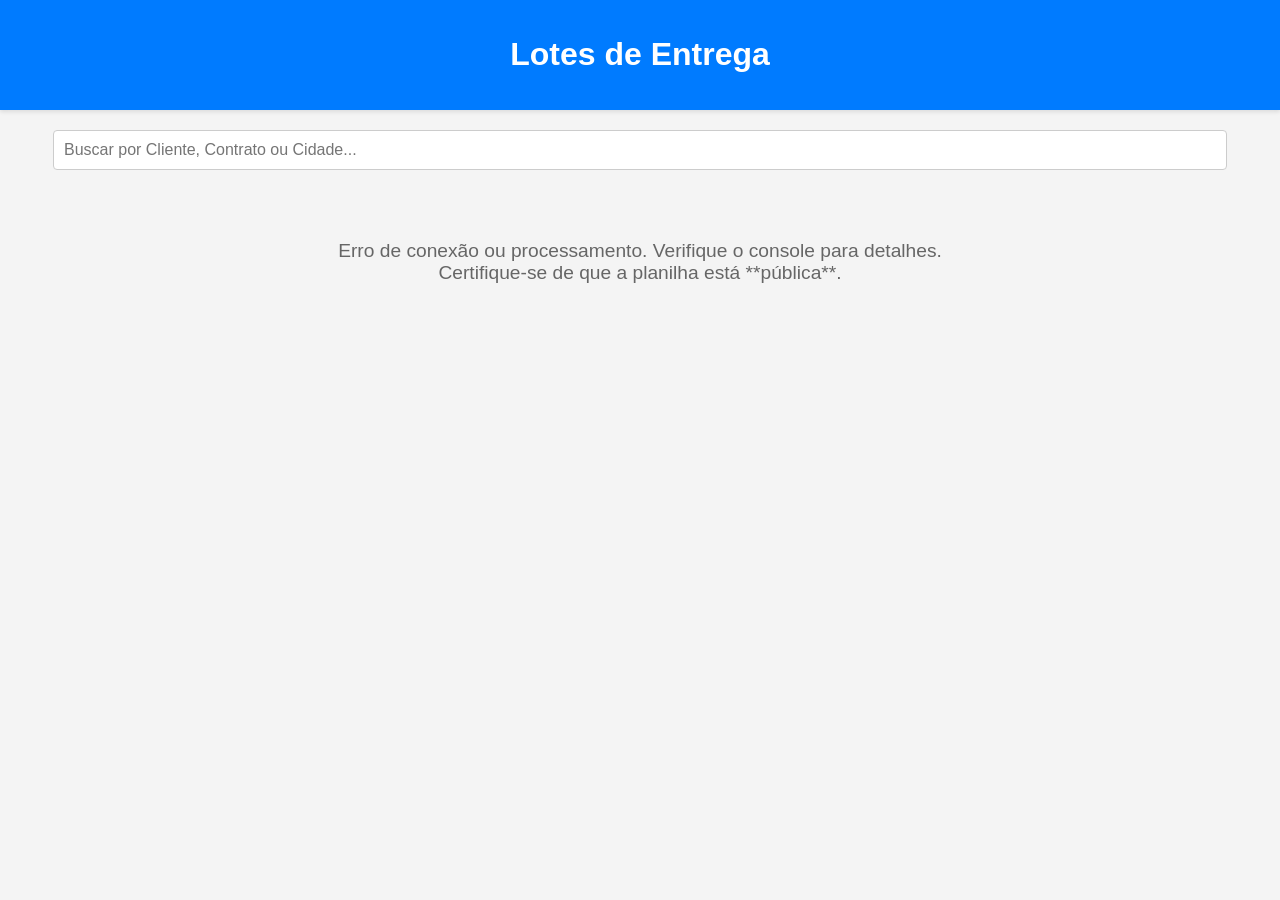
<file: lotes de entrega.html>
<!DOCTYPE html>
<html lang="pt-br">
<head>
    <meta charset="UTF-8">
    <meta name="viewport" content="width=device-width, initial-scale=1.0">
    <title>Lotes de Entrega</title>
    <style>
        body {
            font-family: Arial, sans-serif;
            margin: 0;
            padding: 0;
            background-color: #f4f4f4;
        }
        #topo {
            background-color: #007bff;
            color: white;
            padding: 15px;
            text-align: center;
            box-shadow: 0 2px 4px rgba(0, 0, 0, 0.1);
        }
        #pesquisa {
            display: block;
            width: 90%;
            margin: 20px auto;
            padding: 10px;
            border: 1px solid #ccc;
            border-radius: 4px;
            font-size: 16px;
        }
        #lotes-container {
            padding: 10px 20px;
        }
        .cliente-card {
            background-color: white;
            border-radius: 8px;
            margin-bottom: 15px;
            box-shadow: 0 4px 8px rgba(0, 0, 0, 0.05);
            overflow: hidden;
            border-left: 5px solid #28a745; /* Cor de destaque para Entrega */
        }
        .cabecalho-card {
            padding: 15px;
            background-color: #e9f5ee; 
            cursor: pointer;
            display: flex;
            justify-content: space-between;
            align-items: center;
            border-bottom: 1px solid #ddd;
        }
        .cabecalho-card:hover {
            background-color: #d8eadf;
        }
        .titulo-cliente {
            font-weight: bold;
            color: #333;
            font-size: 1.1em;
        }
        .resumo {
            font-size: 0.9em;
            color: #666;
            margin-top: 5px;
        }
        .detalhes-lote {
            max-height: 0;
            overflow: hidden;
            transition: max-height 0.4s ease-out;
            padding: 0 15px;
            background-color: #f9f9f9;
        }
        /* Classe que expande o card */
        .detalhes-lote.aberto {
            max-height: 2000px; 
            padding: 15px;
        }
        .item-contrato {
            padding: 10px 0;
            border-bottom: 1px dashed #eee;
        }
        .item-contrato:last-child {
            border-bottom: none;
        }
        .item-contrato p {
            margin: 5px 0;
        }
        .titulo-contrato {
            font-weight: bold;
            color: #28a745;
        }
        .label-detalhe {
            font-weight: bold;
            color: #555;
            margin-right: 5px;
        }
        #loading {
            text-align: center;
            padding: 50px;
            font-size: 1.2em;
            color: #666;
            display: none; /* Inicia escondido */
        }
    </style>
</head>
<body>
    <div id="topo">
        <h1>Lotes de Entrega</h1>
    </div>
    
    <input type="text" id="pesquisa" placeholder="Buscar por Cliente, Contrato ou Cidade...">

    <div id="loading">Carregando dados da planilha...</div>
    <div id="lotes-container">
        </div>

    <script>
        // Configurações da Planilha do Google Sheets
        const SPREADSHEET_ID = '1o0wF2ScSkyxqY8FHFI-rA6k_3uMI2wsZr2wQG8JD4B4';
        // Buscamos colunas B até I (o índice 0 no retorno será a coluna B)
        const RANGE = 'B:I'; 
        const API_URL = `https://docs.google.com/spreadsheets/d/${SPREADSHEET_ID}/gviz/tq?tqx=out:json&range=${RANGE}`;

        /**
         * Extrai a cidade removendo o que vem antes do primeiro traço '-'.
         */
        function extrairCidade(fullCityString) {
            if (!fullCityString) return '';
            const parts = fullCityString.split('-');
            // Usa slice(1).join('-') para lidar com cidades com múltiplos traços após o primeiro
            return parts.length > 1 ? parts.slice(1).join('-').trim() : fullCityString.trim();
        }

        /**
         * Função para normalizar strings para busca (tirar acentos, lower case)
         */
        function normalizarTexto(text) {
            return String(text).normalize('NFD').replace(/[\u0300-\u036f]/g, "").toLowerCase();
        }

        /**
         * Agrupa os contratos por cliente e calcula os totais.
         */
        function agruparPorCliente(dataRows) {
            const groupedData = {};

            // Mapeamento de Colunas (índices baseados no RANGE B:I)
            // 0: Contrato (B) | 1: Cliente (C) | 2: Cidade (D) | 3: Produto (E)
            // 4: Safra (F) | 5: Volume (G) | 6: Embarcado (H) | 7: Falta (I)
            
            // Ignora a primeira linha que é o cabeçalho
            for (let i = 1; i < dataRows.length; i++) {
                const row = dataRows[i].c; 
                
                // Função para obter o valor da célula (trata células vazias)
                const getValue = (index) => row[index] && (row[index].v !== undefined || row[index].f !== undefined) ? 
                                           String(row[index].v || row[index].f) : '';
                
                const clientName = getValue(1); // Coluna C
                
                if (clientName === '') continue; 

                const fullCityString = getValue(2); // Coluna D
                const cidade = extrairCidade(fullCityString);

                // Converte volumes para float para cálculo de totais
                // Usa .replace(',', '.') para garantir que funcione se o GSheets usar vírgula como separador decimal
                const volume = parseFloat(getValue(5).replace(',', '.')) || 0;
                const embarcado = parseFloat(getValue(6).replace(',', '.')) || 0;
                const falta = parseFloat(getValue(7).replace(',', '.')) || 0;


                const contract = {
                    contrato: getValue(0),
                    cliente: clientName,
                    cidade: cidade,
                    produto: getValue(3),
                    safra: getValue(4),
                    volume: volume,
                    embarcado: embarcado,
                    falta: falta,
                    // Chave de busca para o filtro
                    searchKey: normalizarTexto(`${clientName} ${getValue(0)} ${cidade} ${getValue(3)}`)
                };

                if (!groupedData[clientName]) {
                    groupedData[clientName] = {
                        contracts: [],
                        totalVolume: 0,
                        totalEmbarcado: 0,
                        totalFalta: 0,
                        cityRef: cidade 
                    };
                }

                groupedData[clientName].contracts.push(contract);
                groupedData[clientName].totalVolume += volume;
                groupedData[clientName].totalEmbarcado += embarcado;
                groupedData[clientName].totalFalta += falta;
            }

            return groupedData;
        }

        /**
         * Renderiza os cards na página.
         */
        function renderizarCards(data) {
            const container = document.getElementById('lotes-container');
            container.innerHTML = ''; 
            
            const clients = Object.keys(data);

            if (clients.length === 0) {
                container.innerHTML = '<p id="loading">Nenhum lote de entrega encontrado.</p>';
                return;
            }

            clients.forEach(clientName => {
                const clientData = data[clientName];

                // Formatação dos totais com separador de milhar e decimal do Brasil
                const totalVolumeFmt = clientData.totalVolume.toLocaleString('pt-BR', { minimumFractionDigits: 2, maximumFractionDigits: 2 });
                const totalFaltaFmt = clientData.totalFalta.toLocaleString('pt-BR', { minimumFractionDigits: 2, maximumFractionDigits: 2 });
                
                const card = document.createElement('div');
                card.className = 'cliente-card';
                
                const header = document.createElement('div');
                header.className = 'cabecalho-card';
                header.innerHTML = `
                    <div>
                        <span class="titulo-cliente">${clientName} - ${clientData.cityRef}</span>
                        <div class="resumo">
                            Vol. Total: ${totalVolumeFmt} | Falta Embarcar: ${totalFaltaFmt}
                        </div>
                    </div>
                    <span>&#9654;</span> 
                `;
                
                const content = document.createElement('div');
                content.className = 'detalhes-lote';
                
                clientData.contracts.forEach(contract => {
                    // Formatação para os dados do contrato
                    const volumeFmt = contract.volume.toLocaleString('pt-BR', { minimumFractionDigits: 2, maximumFractionDigits: 2 });
                    const embarcadoFmt = contract.embarcado.toLocaleString('pt-BR', { minimumFractionDigits: 2, maximumFractionDigits: 2 });
                    const faltaFmt = contract.falta.toLocaleString('pt-BR', { minimumFractionDigits: 2, maximumFractionDigits: 2 });

                    const contractDiv = document.createElement('div');
                    contractDiv.className = 'item-contrato';
                    contractDiv.innerHTML = `
                        <div class="titulo-contrato">Contrato: ${contract.contrato}</div>
                        <p>
                            <span class="label-detalhe">Produto:</span> ${contract.produto} 
                            <span class="label-detalhe">| Safra:</span> ${contract.safra}
                        </p>
                        <p>
                            <span class="label-detalhe">Vol. Contrato:</span> ${volumeFmt}
                            <span class="label-detalhe">| Embarcado:</span> ${embarcadoFmt}
                            <span class="label-detalhe">| Falta:</span> ${faltaFmt}
                        </p>
                    `;
                    content.appendChild(contractDiv);
                });
                
                card.appendChild(header);
                card.appendChild(content);
                container.appendChild(card);

                // Adiciona a funcionalidade de expansão/colapso
                header.addEventListener('click', () => {
                    const isAberto = content.classList.toggle('aberto');
                    // Altera a seta: &#9654; (Direita) e &#9660; (Para Baixo)
                    header.querySelector('span').innerHTML = isAberto ? '&#9660;' : '&#9654;';
                });
            });
        }
        
        /**
         * Lógica de Filtragem (Search)
         */
        function filtrarCards() {
            const termoBusca = normalizarTexto(document.getElementById('pesquisa').value);
            const container = document.getElementById('lotes-container');
            const cards = container.querySelectorAll('.cliente-card');

            let encontrou = false;
            cards.forEach(card => {
                const header = card.querySelector('.cabecalho-card');
                const clienteNome = normalizarTexto(header.querySelector('.titulo-cliente').textContent);
                
                // Texto de busca (combinando cliente e detalhes)
                const detalhes = card.querySelector('.detalhes-lote');
                const detalhesTexto = normalizarTexto(detalhes.textContent);
                
                const match = clienteNome.includes(termoBusca) || detalhesTexto.includes(termoBusca);

                if (match) {
                    card.style.display = 'block';
                    encontrou = true;
                } else {
                    card.style.display = 'none';
                }
            });

            // Gerencia a mensagem de "sem resultados"
            let noResults = document.getElementById('sem-resultados');
            if (!noResults) {
                noResults = document.createElement('p');
                noResults.id = 'sem-resultados';
                noResults.className = 'loading';
                noResults.textContent = 'Nenhum lote corresponde à sua busca.';
                container.appendChild(noResults);
            }
            noResults.style.display = encontrou ? 'none' : 'block';
        }
        
        // Atacha o evento de filtro
        document.getElementById('pesquisa').addEventListener('keyup', filtrarCards);


        /**
         * Função principal para buscar e processar os dados.
         */
        async function fetchAndRenderData() {
            const loadingElement = document.getElementById('loading');
            loadingElement.style.display = 'block';

            try {
                const response = await fetch(API_URL);
                const text = await response.text();
                
                // Remove o wrapper do Google Visualization API
                const jsonText = text.replace('google.visualization.Query.setResponse(', '').slice(0, -2);
                const data = JSON.parse(jsonText);
                
                if (data.status === 'ok') {
                    const dadosAgrupados = agruparPorCliente(data.table.rows);
                    renderizarCards(dadosAgrupados);
                    loadingElement.style.display = 'none'; // Esconde o loading
                } else {
                    loadingElement.innerHTML = `
                        Erro ao carregar os dados: ${data.errors ? data.errors[0].message : 'Verifique o link ou a permissão da planilha.'}
                        <br>Certifique-se de que a planilha está **pública**.
                    `;
                }

            } catch (error) {
                console.error("Erro ao buscar ou processar dados:", error);
                loadingElement.innerHTML = `
                    Erro de conexão ou processamento. Verifique o console para detalhes.
                    <br>Certifique-se de que a planilha está **pública**.
                `;
            }
        }

        // Inicia o carregamento dos dados quando a página terminar de carregar
        document.addEventListener('DOMContentLoaded', fetchAndRenderData);
    </script>
</body>
</html>
</file>
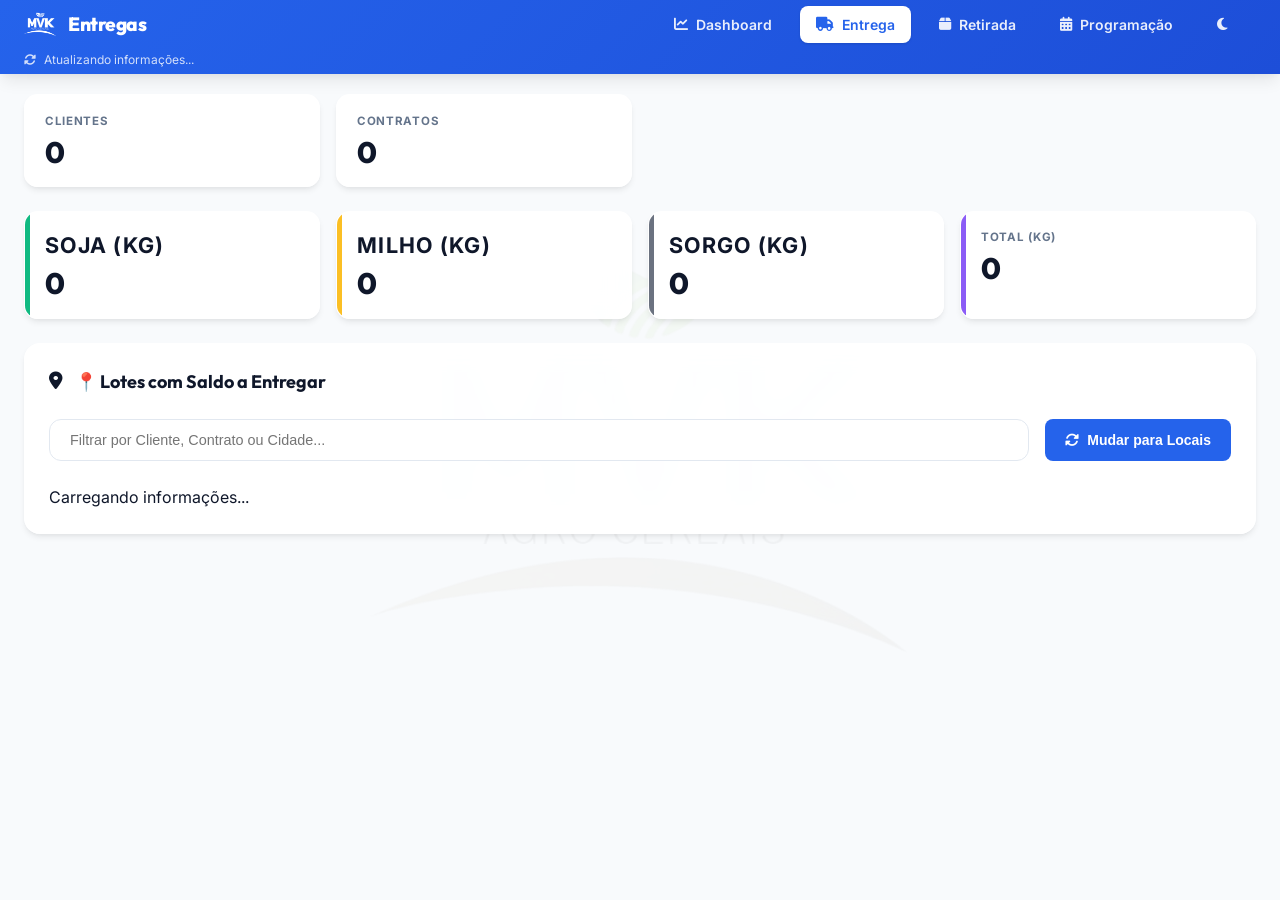
<file: lotes-entrega.html>
<!DOCTYPE html>
<html lang="pt-BR">
<head>
  <meta charset="utf-8" />
  <meta name="viewport" content="width=device-width,initial-scale=1" />
  <title>Controle de Lotes — Lotes de Entrega</title>
  <link rel="stylesheet" href="https://cdnjs.cloudflare.com/ajax/libs/font-awesome/6.5.0/css/all.min.css" />
  <link rel="stylesheet" href="style.css" />
  <script src="https://accounts.google.com/gsi/client" onload="gisLoaded()" async defer></script>
  <script src="https://apis.google.com/js/api.js" onload="gapiLoaded()" async defer></script>
  <script src="auth_config.js"></script>
</head>
<body>
  <header>
    <div class="wrap nav-container">
      <div class="brand">
        <img src="mvklogo.png" alt="MVK">
        Entregas
      </div>
      
      <div class="nav-links">
        <a href="index.html" class="nav-link"><i class="fas fa-chart-line"></i> Dashboard</a>
        <a href="lotes-entrega.html" class="nav-link active"><i class="fas fa-truck"></i> Entrega</a>
        <a href="Retiradas.html" class="nav-link"><i class="fas fa-box"></i> Retirada</a>
        <a href="programacao.html" class="nav-link"><i class="fas fa-calendar-alt"></i> Programação</a>
        
        <button type="button" id="themeToggleBtn" class="nav-link btn-theme" onclick="toggleTheme()" title="Alternar Tema Claro / Escuro">
          <i class="fas fa-moon"></i>
        </button>

        <div id="auth_container">
          <button id="authorize_button" class="btn-auth" onclick="handleAuthClick()" style="display: none;">
            <i class="fab fa-google"></i> Login
          </button>
          <button id="signout_button" class="btn-auth" onclick="handleSignoutClick()" style="display: none; background: rgba(255,255,255,0.1); color: white;">
            <i class="fas fa-sign-out-alt"></i> Sair
          </button>
        </div>
      </div>
    </div>
    
    <div class="wrap" style="margin-top: 0.5rem;">
      <div class="last-update" id="lastUpdateTop">
        <i class="fas fa-sync-alt fa-spin"></i> <span>Atualizando informações...</span>
      </div>
    </div>
  </header>

  <main class="wrap animate-in">
    <div class="stats-grid">
      <div class="metric-card glass">
        <div class="metric-label">Clientes</div>
        <div class="metric-value" id="count-clientes">0</div>
      </div>
      <div class="metric-card glass">
        <div class="metric-label">Contratos</div>
        <div class="metric-value" id="count-contratos">0</div>
      </div>
    </div>

    <div class="stats-grid" style="grid-template-columns: repeat(auto-fit, minmax(220px, 1fr));">
      <div class="metric-card glass metric-soja">
        <div class="metric-label">Soja (KG)</div>
        <div class="metric-value" id="count-soja">0</div>
      </div>
      <div class="metric-card glass metric-milho">
        <div class="metric-label">Milho (KG)</div>
        <div class="metric-value" id="count-milho">0</div>
      </div>
      <div class="metric-card glass metric-sorgo">
        <div class="metric-label">Sorgo (KG)</div>
        <div class="metric-value" id="count-sorgo">0</div>
      </div>
      <div class="metric-card glass metric-total">
        <div class="metric-label">Total (KG)</div>
        <div class="metric-value" id="count-total">0</div>
      </div>
    </div>

    <div class="card-section glass" style="padding: 1.5rem;">
      <div class="section-title" style="margin-bottom: 1.5rem;">
        <i class="fas fa-map-marker-alt"></i> 📍 Lotes com Saldo a Entregar
      </div>
      
      <div class="filter-bar">
        <input type="text" id="filterInput" class="search-input" placeholder="Filtrar por Cliente, Contrato ou Cidade...">
        <button class="btn-auth" id="toggleViewBtn" onclick="toggleView()" style="background: var(--primary); color: white;">
          <i class="fas fa-exchange-alt"></i> Mudar para Locais
        </button>
      </div>

      <div class="client-grid" id="clientesContainer">
        <div class="empty">Carregando informações...</div>
      </div>
    </div>
  </main>

  <div id="resumoModal" class="modal-overlay">
    <div class="modal-content" role="dialog" aria-modal="true">
      <button class="modal-close" onclick="closeModal()">&times;</button>
      <div id="modalContentBody"></div>
    </div>
  </div>

  <script>
  const SHEET_ID = '1o0wF2ScSkyxqY8FHFI-rA6k_3uMI2wsZr2wQG8JD4B4';
  const GID_ENTREGA = '1186247985';
  const AUTO_UPDATE_INTERVAL = 300000;
  let globalData = [];
  let currentView = localStorage.getItem('lotes_entregas_view') || 'cliente';

  function normalizeHeader(h) { 
    if (h==null) return ''; 
    return String(h).trim().toLowerCase()
      .normalize('NFD').replace(/[\u0300-\u036f]/g,'')
      .replace(/[^a-z0-9]/g,''); 
  }
  function normalizeText(t) { 
    if (t==null) return ''; 
    return String(t).trim().toLowerCase()
      .normalize('NFD').replace(/[\u0300-\u036f]/g,''); 
  }
  function parseCSV(text) {
    if (!text) return { arrays: [], headersOrig: [], headersNorm: [], objects: [] };
    const lines = text.split(/\r?\n/).filter(l => l.trim() !== '');
    if (lines.length === 0) return { arrays: [], headersOrig: [], headersNorm: [], objects: [] };
    const parsed = lines.map(line => line.split(/,(?=(?:[^"]*"[^"]*")*[^"]*$)/)
      .map(c => c.replace(/^"|"$/g,'').trim()));
    const headersOrig = parsed.shift().map(h => h || '');
    const headersNorm = headersOrig.map(h => normalizeHeader(h));
    const objects = parsed.map(cells => {
      const obj = {};
      headersNorm.forEach((key, idx) => { 
        obj[key] = cells[idx] !== undefined ? cells[idx] : ''; 
      });
      return obj;
    });
    return { arrays: parsed, headersOrig, headersNorm, objects };
  }

  // *** Novo: usa Sheets API v4 via auth_config.js ***
  async function fetchSheetByGid(gid) {
    return await fetchSheetByGidV4(SHEET_ID, gid);
  }

  function parseNumber(val) {
    if (val===undefined || val===null) return NaN;
    const s = String(val).replace(/\s/g,'').replace(/\./g,'').replace(/,/g,'.');
    return parseFloat(s.replace(/[^\d\.\-]/g,''));
  }
  function formatNumber(value) {
    if (isNaN(value)) return '0';
    return new Intl.NumberFormat('pt-BR').format(Math.round(value));
  }
  function escapeHtml(s) {
    if (s===undefined || s===null) return '';
    return String(s).replace(/[&<>"'\/]/g, c => ({
      '&':'&amp;','<':'&lt;','>':'&gt;','"':'&quot;',"'":'&#x2F;'
    }[c]));
  }
  function getProdutoCorClasse(produto) {
    const p = (produto || '').toLowerCase();
    if (p.includes('soja')) return 'var(--produto-soja)';
    if (p.includes('milho')) return 'var(--produto-milho)';
    if (p.includes('sorgo')) return 'var(--produto-sorgo)';
    return 'var(--produto-sorgo)';
  }
  function extractContractNumber(raw) {
    if (!raw) return '';
    const s = String(raw).trim();
    if (s.includes('-')) return s.split('-')[0].trim();
    return s;
  }
  function extractCidadeFromDestino(texto, cliente) {
    if (!texto) return '';
    const s = String(texto);
    if (s.includes('-')) {
      const parts = s.split(' - ').map(p => p.trim());
      // Exceção para o cliente CHS AGRONEGOCIO (A cidade fica entre o 4º e 5º traço)
      if (cliente && normalizeText(cliente).includes('chs agronegocio')) {
        return parts[4] || parts[parts.length - 1];
      }
      return parts[parts.length - 1];
    }
    return s.trim();
  }

  function processData(rowsArr) {
    // índices baseados na estrutura da planilha de entrega
    const contratoIndex = 1;
    const clienteIndex = 2;
    const produtoIndex = 3;
    const destinoIndex = 4;
    const safraIndex = 5;
    const volumeIndex = 6;
    const faltaIndex = 8;

    const clientesMap = {};
    const contratosSet = new Set();
    let totalSoja = 0, totalMilho = 0, totalSorgo = 0, totalGeral = 0;

    rowsArr.forEach(arr => {
      const contratoRaw = arr[contratoIndex] || '';
      const contrato = extractContractNumber(contratoRaw);
      const cliente = (arr[clienteIndex] || 'Cliente Desconhecido').toString().trim();
      const produto = (arr[produtoIndex] || 'Produto Desconhecido').toString().trim();
      const destino = arr[destinoIndex] || '';
      const cidade = extractCidadeFromDestino(destino, cliente);
      const safra = arr[safraIndex] || '';
      const volume = parseNumber(arr[volumeIndex] || '0');
      const falta = parseNumber(arr[faltaIndex] || '0');

      if (!contrato || isNaN(falta) || falta <= 0) return;

      const keyCliente = cliente;
      if (!clientesMap[keyCliente]) {
        clientesMap[keyCliente] = {
          cliente,
          contratos: [],
          totalFalta: 0,
          totalVolume: 0,
          cidades: new Set(),
          produtos: new Set()
        };
      }
      const cli = clientesMap[keyCliente];
      cli.contratos.push({
        contrato,
        produto,
        cidade,
        safra,
        volume,
        falta
      });
      cli.totalFalta += falta;
      cli.totalVolume += volume;
      cli.cidades.add(cidade || 'Cidade Desconhecida');
      cli.produtos.add(produto);

      contratosSet.add(contrato);

      const produtoLower = produto.toLowerCase();
      if (produtoLower.includes('soja')) totalSoja += falta;
      else if (produtoLower.includes('milho')) totalMilho += falta;
      else if (produtoLower.includes('sorgo')) totalSorgo += falta;
      totalGeral += falta;
    });

    document.getElementById('count-clientes').textContent = Object.keys(clientesMap).length;
    document.getElementById('count-contratos').textContent = contratosSet.size;
    document.getElementById('count-soja').textContent = formatNumber(totalSoja);
    document.getElementById('count-milho').textContent = formatNumber(totalMilho);
    document.getElementById('count-sorgo').textContent = formatNumber(totalSorgo);
    document.getElementById('count-total').textContent = formatNumber(totalGeral);

    return Object.values(clientesMap).sort((a,b)=>b.totalFalta-a.totalFalta);
  }

  function processDataByCity(rowsArr) {
    const contratoIndex = 1;
    const clienteIndex = 2;
    const produtoIndex = 3;
    const destinoIndex = 4;
    const safraIndex = 5;
    const volumeIndex = 6;
    const faltaIndex = 8;

    const cidadesMap = {};
    const contratosSet = new Set();
    let totalSoja = 0, totalMilho = 0, totalSorgo = 0, totalGeral = 0;

    rowsArr.forEach(arr => {
      const contratoRaw = arr[contratoIndex] || '';
      const contrato = extractContractNumber(contratoRaw);
      const cliente = (arr[clienteIndex] || 'Cliente Desconhecido').toString().trim();
      const produto = (arr[produtoIndex] || 'Produto Desconhecido').toString().trim();
      const destino = arr[destinoIndex] || '';
      const cidade = extractCidadeFromDestino(destino) || 'Cidade Desconhecida';
      const safra = arr[safraIndex] || '';
      const volume = parseNumber(arr[volumeIndex] || '0');
      const falta = parseNumber(arr[faltaIndex] || '0');

      if (!contrato || isNaN(falta) || falta <= 0) return;

      if (!cidadesMap[cidade]) {
        cidadesMap[cidade] = {
          cidade,
          contratos: [],
          totalFalta: 0,
          totalVolume: 0,
          clientes: new Set(),
          produtos: new Set(),
          safraSet: new Set()
        };
      }
      const city = cidadesMap[cidade];
      city.contratos.push({
        contrato,
        cliente,
        produto,
        cidade,
        safra,
        volume,
        falta
      });
      city.totalFalta += falta;
      city.totalVolume += volume;
      city.clientes.add(cliente);
      city.produtos.add(produto);
      if (safra) city.safraSet.add(safra);

      contratosSet.add(contrato);

      const produtoLower = produto.toLowerCase();
      if (produtoLower.includes('soja')) totalSoja += falta;
      else if (produtoLower.includes('milho')) totalMilho += falta;
      else if (produtoLower.includes('sorgo')) totalSorgo += falta;
      totalGeral += falta;
    });

    document.getElementById('count-clientes').textContent = Object.keys(cidadesMap).length;
    document.getElementById('count-contratos').textContent = contratosSet.size;
    document.getElementById('count-soja').textContent = formatNumber(totalSoja);
    document.getElementById('count-milho').textContent = formatNumber(totalMilho);
    document.getElementById('count-sorgo').textContent = formatNumber(totalSorgo);
    document.getElementById('count-total').textContent = formatNumber(totalGeral);

    return Object.values(cidadesMap).sort((a,b)=>b.totalFalta-a.totalFalta);
  }

  function renderClientCards(clients, filterText) {
    const container = document.getElementById('clientesContainer');
    container.innerHTML = '';
    const normFilter = normalizeText(filterText || '');
    if (!clients || clients.length === 0) {
      container.innerHTML = '<div class="empty">Nenhum registro encontrado.</div>';
      return;
    }
    const filtered = clients.filter(c => {
      if (!normFilter) return true;
      const fullText = normalizeText(
        c.cliente + ' ' +
        Array.from(c.cidades).join(' ') + ' ' +
        Array.from(c.produtos).join(' ')
      );
      return fullText.includes(normFilter);
    });
    if (filtered.length === 0) {
      container.innerHTML = '<div class="empty">Nenhum cliente encontrado com esse filtro.</div>';
      return;
    }
    filtered.forEach(cli => {
      const card = document.createElement('div');
      card.className = 'client-card glass animate-in';
      const produtosList = Array.from(cli.produtos).join(' / ') || 'N/A';
      const cidadesList = Array.from(cli.cidades).join(' / ') || 'N/A';

      let produtosTags = '';
      cli.produtos.forEach(p => {
        const pUp = p.toUpperCase();
        let badgeClass = 'badge-info';
        if (pUp.includes('SOJA')) badgeClass = 'badge-success';
        else if (pUp.includes('MILHO')) badgeClass = 'badge-warning';
        produtosTags += `<span class="badge ${badgeClass}" style="margin-right: 4px;">${escapeHtml(p)}</span>`;
      });

      card.innerHTML = `
        <div class="client-header">
          <div class="client-name">${escapeHtml(cli.cliente)}</div>
          <div class="client-destination">${escapeHtml(cidadesList)}</div>
        </div>
        
        <div style="margin-bottom: 1rem;">
          ${produtosTags}
        </div>

        <div class="client-details">
          <div class="detail-item">
            <span class="detail-label">Saldo Total</span>
            <span class="detail-value">${formatNumber(cli.totalFalta)} KG</span>
          </div>
          <div class="detail-item">
            <span class="detail-label">Volume Total</span>
            <span class="detail-value">${formatNumber(cli.totalVolume)} KG</span>
          </div>
          <div class="detail-item" style="grid-column: span 2; margin-top: 0.5rem; padding-top: 0.5rem; border-top: 1px dashed var(--border);">
            <span class="detail-label">Contratos</span>
            <span class="detail-value">${cli.contratos.length}</span>
          </div>
        </div>

        <div style="margin-top: 1rem; text-align: right;">
          <span style="font-size: 0.7rem; color: var(--primary); font-weight: 600;">Ver Detalhes <i class="fas fa-search-plus"></i></span>
        </div>
      `;
      card.addEventListener('click', () => openResumoModalCliente(cli));
      container.appendChild(card);
    });
  }

  function renderCityCards(cities, filterText) {
    const container = document.getElementById('clientesContainer');
    container.innerHTML = '';
    const normFilter = normalizeText(filterText || '');
    if (!cities || cities.length === 0) {
      container.innerHTML = '<div class="empty">Nenhum registro encontrado.</div>';
      return;
    }
    const filtered = cities.filter(c => {
      if (!normFilter) return true;
      const fullText = normalizeText(
        c.cidade + ' ' +
        Array.from(c.clientes).join(' ') + ' ' +
        Array.from(c.produtos).join(' ')
      );
      return fullText.includes(normFilter);
    });
    if (filtered.length === 0) {
      container.innerHTML = '<div class="empty">Nenhuma cidade encontrada com esse filtro.</div>';
      return;
    }
    filtered.forEach(city => {
      const card = document.createElement('div');
      card.className = 'client-card glass animate-in';
      const produtosList = Array.from(city.produtos).join(' / ') || 'N/A';
      const clientesList = Array.from(city.clientes).join(' / ') || 'N/A';
      const safraList = Array.from(city.safraSet).join(' / ');

      let produtosTags = '';
      city.produtos.forEach(p => {
        const pUp = p.toUpperCase();
        let badgeClass = 'badge-info';
        if (pUp.includes('SOJA')) badgeClass = 'badge-success';
        else if (pUp.includes('MILHO')) badgeClass = 'badge-warning';
        produtosTags += `<span class="badge ${badgeClass}" style="margin-right: 4px;">${escapeHtml(p)}</span>`;
      });

      card.innerHTML = `
        <div class="client-header">
          <div class="client-name">${escapeHtml(city.cidade)}</div>
          <div class="client-destination">${escapeHtml(clientesList)}</div>
        </div>
        
        <div style="margin-bottom: 1rem;">
          ${produtosTags}
          ${safraList ? `<span class="badge badge-info"><i class="fas fa-calendar-alt"></i> ${escapeHtml(safraList)}</span>` : ''}
        </div>

        <div class="client-details">
          <div class="detail-item">
            <span class="detail-label">Saldo Total</span>
            <span class="detail-value">${formatNumber(city.totalFalta)} KG</span>
          </div>
          <div class="detail-item">
            <span class="detail-label">Volume Total</span>
            <span class="detail-value">${formatNumber(city.totalVolume)} KG</span>
          </div>
          <div class="detail-item" style="grid-column: span 2; margin-top: 0.5rem; padding-top: 0.5rem; border-top: 1px dashed var(--border);">
            <span class="detail-label">Contratos</span>
            <span class="detail-value">${city.contratos.length}</span>
          </div>
        </div>

        <div style="margin-top: 1rem; text-align: right;">
          <span style="font-size: 0.7rem; color: var(--primary); font-weight: 600;">Ver Detalhes <i class="fas fa-search-plus"></i></span>
        </div>
      `;
      card.addEventListener('click', () => openResumoModalCidade(city));
      container.appendChild(card);
    });
  }

  function openResumoModalCliente(group) {
    const body = document.getElementById('modalContentBody');
    let html = '';
    html += `<div class="modal-header"><h3>Cliente: ${escapeHtml(group.cliente)}</h3></div>`;
    html += `<div class="modal-body">`;
    html += `<p><span class="info-label">Saldo total (kg):</span> <span class="info-value">${formatNumber(group.totalFalta)} KG</span></p>`;
    html += `<p><span class="info-label">Volume total (kg):</span> <span class="info-value">${formatNumber(group.totalVolume)} KG</span></p>`;
    html += `<p><span class="info-label">Cidades:</span> <span class="info-value">${escapeHtml(Array.from(group.cidades).join(' / ') || 'N/A')}</span></p>`;
    html += `<p><span class="info-label">Produtos:</span> <span class="info-value">${escapeHtml(Array.from(group.produtos).join(' / ') || 'N/A')}</span></p>`;
    html += `<div class="modal-clientes-list">`;
    html += `<h4>Contratos (${group.contratos.length}):</h4>`;
    group.contratos.forEach(c => {
      const pUp = (c.produto || '').toUpperCase();
      let badgeClass = 'badge-info';
      if (pUp.includes('SOJA')) badgeClass = 'badge-success';
      else if (pUp.includes('MILHO')) badgeClass = 'badge-warning';

      html += `
        <div class="contrato-item">
          <div class="contrato-linha">
            <strong>Contrato:</strong>
            <span>${escapeHtml(c.contrato)}</span>
          </div>
          <div class="contrato-linha">
            <strong>Cidade:</strong>
            <span>${escapeHtml(c.cidade)}</span>
          </div>
          <div class="contrato-linha">
            <strong>Produto:</strong>
            <span class="badge ${badgeClass}" style="font-size: 0.7rem;">${escapeHtml(c.produto)}</span>
          </div>
          <div class="contrato-linha">
            <strong>Volume:</strong>
            <span>${formatNumber(c.volume)} KG</span>
          </div>
          ${c.safra ? `<div class="contrato-linha"><strong>Safra:</strong> <span>${escapeHtml(c.safra)}</span></div>` : ''}
          <div class="contrato-linha">
            <strong>Saldo:</strong>
            <span>${formatNumber(c.falta)} KG</span>
          </div>
        </div>
      `;
    });
    html += `</div></div>`;
    body.innerHTML = html;
    document.getElementById('resumoModal').style.display = 'flex';
  }

  function openResumoModalCidade(group) {
    const body = document.getElementById('modalContentBody');
    let html = '';
    html += `<div class="modal-header"><h3>Cidade: ${escapeHtml(group.cidade)}</h3></div>`;
    html += `<div class="modal-body">`;
    html += `<p><span class="info-label">Saldo total (kg):</span> <span class="info-value">${formatNumber(group.totalFalta)} KG</span></p>`;
    html += `<p><span class="info-label">Volume total (kg):</span> <span class="info-value">${formatNumber(group.totalVolume)} KG</span></p>`;
    html += `<p><span class="info-label">Clientes:</span> <span class="info-value">${escapeHtml(Array.from(group.clientes).join(' / ') || 'N/A')}</span></p>`;
    html += `<p><span class="info-label">Produtos:</span> <span class="info-value">${escapeHtml(Array.from(group.produtos).join(' / ') || 'N/A')}</span></p>`;
    const safraList = Array.from(group.safraSet).join(' / ');
    if (safraList) {
      html += `<p><span class="info-label">Safra(s):</span> <span class="info-value">${escapeHtml(safraList)}</span></p>`;
    }
    html += `<div class="modal-clientes-list">`;
    html += `<h4>Contratos (${group.contratos.length}):</h4>`;
    group.contratos.forEach(c => {
      const pUp = (c.produto || '').toUpperCase();
      let badgeClass = 'badge-info';
      if (pUp.includes('SOJA')) badgeClass = 'badge-success';
      else if (pUp.includes('MILHO')) badgeClass = 'badge-warning';

      html += `
        <div class="contrato-item">
          <div class="contrato-linha">
            <strong>Contrato:</strong>
            <span>${escapeHtml(c.contrato)}</span>
          </div>
          <div class="contrato-linha">
            <strong>Cliente:</strong>
            <span>${escapeHtml(c.cliente)}</span>
          </div>
          <div class="contrato-linha">
            <strong>Produto:</strong>
            <span class="badge ${badgeClass}" style="font-size: 0.7rem;">${escapeHtml(c.produto)}</span>
          </div>
          <div class="contrato-linha">
            <strong>Cidade:</strong>
            <span>${escapeHtml(c.cidade)}</span>
          </div>
          <div class="contrato-linha">
            <strong>Volume:</strong>
            <span>${formatNumber(c.volume)} KG</span>
          </div>
          ${c.safra ? `<div class="contrato-linha"><strong>Safra:</strong> <span>${escapeHtml(c.safra)}</span></div>` : ''}
          <div class="contrato-linha">
            <strong>Saldo:</strong>
            <span>${formatNumber(c.falta)} KG</span>
          </div>
        </div>
      `;
    });
    html += `</div></div>`;
    body.innerHTML = html;
    document.getElementById('resumoModal').style.display = 'flex';
  }

  function closeModal() {
    document.getElementById('resumoModal').style.display = 'none';
  }

  function updateToggleButton() {
    const btn = document.getElementById('toggleViewBtn');
    if (!btn) return;
    if (currentView === 'cliente') {
      btn.innerHTML = '<i class="fas fa-sync-alt"></i> Mudar para Locais';
    } else {
      btn.innerHTML = '<i class="fas fa-sync-alt"></i> Mudar para Clientes';
    }
  }

  function toggleView() {
    currentView = (currentView === 'cliente') ? 'local' : 'cliente';
    localStorage.setItem('lotes_entregas_view', currentView);
    updateToggleButton();
    renderCurrentView();
  }

  function renderCurrentView() {
    const filter = document.getElementById('filterInput').value || '';
    if (currentView === 'cliente') {
      const clients = processData(globalData);
      renderClientCards(clients, filter);
    } else {
      const cities = processDataByCity(globalData);
      renderCityCards(cities, filter);
    }
  }

  async function loadDataAndRender(isAutoUpdate = false) {
    try {
      const hasAuth = localStorage.getItem('google_has_auth') === 'true';
      if (!accessToken && !hasAuth) {
        console.log('Waiting for authentication.');
        document.getElementById('lastUpdateTop').innerHTML = `
          <i class="fas fa-user-lock"></i> <span>Aguardando Login.</span>
        `;
        return;
      }

      document.getElementById('lastUpdateTop').innerHTML = `
        <i class="fas fa-sync-alt fa-spin"></i> <span>Atualizando informações...</span>
      `;

      const parsed = await fetchSheetByGid(GID_ENTREGA);
      globalData = parsed.arrays || [];
      renderCurrentView();
      
      const now = new Date();
      document.getElementById('lastUpdateTop').innerHTML = `
        <i class="fas fa-check-circle"></i>
        <span>Última atualização: ${now.toLocaleTimeString('pt-BR')} - ${now.toLocaleDateString('pt-BR')}</span>
      `;
    } catch (err) {
      console.error(err);
      const isOffline = !navigator.onLine;
      const msg = isOffline ? 'Sem internet - Tentando reconectar...' : `Erro ao carregar dados: ${escapeHtml(err.message)}`;
      
      document.getElementById('clientesContainer').innerHTML = `<div class="empty">${msg}</div>`;
      document.getElementById('lastUpdateTop').innerHTML = `
        <i class="fas fa-${isOffline ? 'wifi' : 'exclamation-triangle'}" style="color: #ef4444;"></i>
        <span>${isOffline ? 'Offline' : 'Erro na atualização'}</span>
      `;
    }
  }

  document.getElementById('filterInput').addEventListener('input', () => {
    renderCurrentView();
  });
  document.getElementById('resumoModal').addEventListener('click', (e) => {
    if (e.target === document.getElementById('resumoModal')) closeModal();
  });
  document.addEventListener('keydown', (e) => {
    if (e.key === 'Escape' && document.getElementById('resumoModal').style.display === 'flex') {
      closeModal();
    }
  });

  updateToggleButton();

  // Quando o login estiver ok, carrega a planilha de entrega
  onAuthSuccess = () => {
    loadDataAndRender();
  };

  // Atualização automática respeitando o login
  setInterval(() => {
    loadDataAndRender(true);
  }, AUTO_UPDATE_INTERVAL);

  // Registro de reconexão automática
  registerOnlineRefresh(() => loadDataAndRender(true));

  document.addEventListener('visibilitychange', function () {
    if (!document.hidden) {
      loadDataAndRender(true);
    }
  });
  </script>
</body>
</html>
</file>
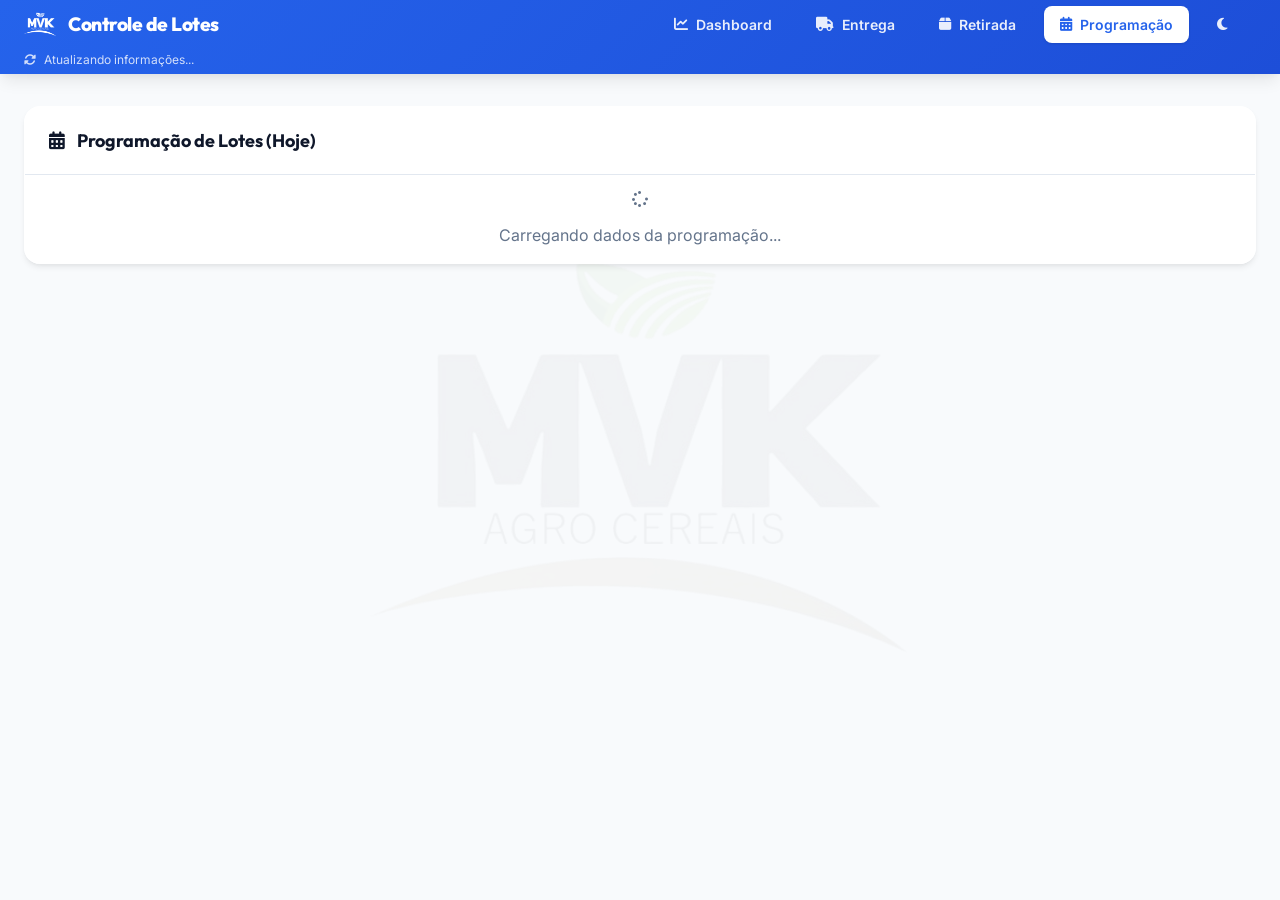
<file: programacao.html>
<!DOCTYPE html>
<html lang="pt-BR">
<head>
  <meta charset="utf-8" />
  <meta name="viewport" content="width=device-width,initial-scale=1" />
  <title>Programação de Lotes - Controle de Lotes</title>
  <link rel="stylesheet" href="https://cdnjs.cloudflare.com/ajax/libs/font-awesome/6.5.0/css/all.min.css" />
  <link rel="stylesheet" href="style.css" />
  <script src="https://accounts.google.com/gsi/client" onload="gisLoaded()" async defer></script>
  <script src="https://apis.google.com/js/api.js" onload="gapiLoaded()" async defer></script>
  <script src="auth_config.js"></script>
</head>

<body>
  <header>
    <div class="wrap nav-container">
      <div class="brand">
        <img src="mvklogo.png" alt="MVK">
        Controle de Lotes
      </div>
      
      <div class="nav-links">
        <a href="index.html" class="nav-link"><i class="fas fa-chart-line"></i> Dashboard</a>
        <a href="lotes-entrega.html" class="nav-link"><i class="fas fa-truck"></i> Entrega</a>
        <a href="Retiradas.html" class="nav-link"><i class="fas fa-box"></i> Retirada</a>
        <a href="programacao.html" class="nav-link active"><i class="fas fa-calendar-alt"></i> Programação</a>
        
        <button type="button" id="themeToggleBtn" class="nav-link btn-theme" onclick="toggleTheme()" title="Alternar Tema Claro / Escuro">
          <i class="fas fa-moon"></i>
        </button>

        <div id="auth_container">
          <button id="authorize_button" class="btn-auth" onclick="handleAuthClick()" style="display: none;">
            <i class="fab fa-google"></i> Login
          </button>
          <button id="signout_button" class="btn-auth" onclick="handleSignoutClick()" style="display: none; background: rgba(255,255,255,0.1); color: white;">
            <i class="fas fa-sign-out-alt"></i> Sair
          </button>
        </div>
      </div>
    </div>
    
    <div class="wrap" style="margin-top: 0.5rem;">
      <div class="last-update" id="lastUpdateTop">
        <i class="fas fa-sync-alt fa-spin"></i> <span>Atualizando informações...</span>
      </div>
    </div>
  </header>

  <main class="wrap animate-in">
    <section class="card-section glass" style="margin-top: 2rem;">
      <div class="section-header">
        <div class="section-title">
          <i class="fas fa-calendar-alt"></i> Programação de Lotes (Hoje)
        </div>
      </div>
      <div class="table-container" id="content-programacao">
        <div id="programacaoContent">
          <div class="carousel-loading">
            <i class="fas fa-spinner fa-spin"></i>
            <span>Carregando dados da programação...</span>
          </div>
        </div>
      </div>
    </section>
  </main>

  <script>
    const SHEET_ID = '1o0wF2ScSkyxqY8FHFI-rA6k_3uMI2wsZr2wQG8JD4B4';
    const GID_PROG = '1183141602';
    const AUTO_UPDATE_INTERVAL = 300000;
    const HIDDEN_COLS = ['nfp', 'royalties', 'safra'];
    const REMOVED_COMMON = ['localizacao', 'idorigemymvk1'];
    const REMOVED_PROGRAMACAO = [
      'observacoes', 'ordem', 'notafiscal', 'dacte', 'mdfe', 'conftipocam', 'agendamento',
      'descarga', 'comprovantededescarga', 'horarioprev', 'classificacaodestino', 'chaveid',
      'frete', 'statusagendamento', 'datadedescarga', 'notafiscal'
    ];

    function normalizeHeader(h) {
      if (h === undefined || h === null) return '';
      return String(h).trim().toLowerCase().normalize('NFD').replace(/[\u0300-\u036f]/g, '').replace(/[^a-z0-9]/g, '');
    }

    function normalizeText(text) {
      if (text === undefined || text === null) return '';
      return String(text).trim().toLowerCase().normalize('NFD').replace(/[\u0300-\u036f]/g, '');
    }

    function parseNumber(val) {
      if (val === undefined || val === null) return NaN;
      const s = String(val).replace(/\s/g, '').replace(/\./g, '').replace(/,/g, '.');
      const n = parseFloat(s.replace(/[^\d\.\-]/g, ''));
      return isNaN(n) ? NaN : n;
    }

    function parseDateOnly(s) {
      if (!s) return null;
      const str = String(s).trim();
      if (str.includes('/')) {
        const parts = str.split('/');
        if (parts.length >= 3) {
          const d = parseInt(parts[0], 10), m = parseInt(parts[1], 10), y = parseInt(parts[2], 10);
          if (!isNaN(d) && !isNaN(m) && !isNaN(y)) return new Date(y, m - 1, d);
        }
      }
      if (str.includes('-') || (str.includes('/') && str.indexOf('/') === 4)) {
        const sep = str.includes('-') ? '-' : '/';
        const parts = str.split(sep);
        if (parts.length >= 3) {
          const y = parseInt(parts[0], 10), m = parseInt(parts[1], 10), d = parseInt(parts[2], 10);
          if (!isNaN(d) && !isNaN(m) && !isNaN(y)) return new Date(y, m - 1, d);
        }
      }
      return null;
    }

    function escapeHtml(s) {
      if (s === undefined || s === null) return '';
      return String(s).replace(/[&<>"'\/]/g, c => ({
        '&': '&amp;', '<': '&lt;', '>': '&gt;', '"': '&quot;', "'": '&#39;', '/': '&#x2F;'
      }[c]));
    }

    function formatCurrencyBRL(value) {
      if (isNaN(value)) return value;
      return new Intl.NumberFormat('pt-BR', { style: 'currency', currency: 'BRL' }).format(value);
    }

    function formatStatusProgramacao(status) {
      let className = 'badge';
      const statusNorm = normalizeText(status);
      if (statusNorm.includes('carregado')) className += ' badge-success';
      else if (statusNorm.includes('embarque') || statusNorm.includes('no embarque')) className += ' badge-info';
      else if (statusNorm.includes('transito') || statusNorm.includes('em transito')) className += ' badge-danger';
      else if (statusNorm.includes('contratar')) className += ' badge-warning';
      else className += ' badge-info';
      return `<span class="${className}">${escapeHtml(status)}</span>`;
    }

    function buildTableHTML(rowsArrays, rowsObjects, headersOrig, headersNorm, opts) {
      const hiddenNorm = opts.hiddenNorm || [];
      const removedNorm = opts.removedNorm || [];
      const currencyCols = opts.currencyCols || [];
      const statusCol = opts.statusCol || '';
      
      const visible = headersNorm.filter(h => !removedNorm.includes(h));
      const displayCols = visible.filter(h => !hiddenNorm.includes(h));

      if (displayCols.length === 0) return '<div class="empty">Sem colunas para exibir.</div>';

      let html = '<table><thead><tr>';
      displayCols.forEach(h => {
        const idx = headersNorm.indexOf(h);
        html += `<th>${escapeHtml(headersOrig[idx] || h)}</th>`;
      });
      html += '</tr></thead><tbody>';

      rowsObjects.forEach((obj, i) => {
        html += '<tr>';
        displayCols.forEach(h => {
          let value = obj[h] || '';
          if (currencyCols.includes(h)) {
            const num = parseNumber(value);
            if (!isNaN(num)) value = formatCurrencyBRL(num);
          }
          if (h === statusCol) {
            html += `<td>${formatStatusProgramacao(value)}</td>`;
          } else {
            html += `<td>${escapeHtml(value)}</td>`;
          }
        });
        html += '</tr>';
      });
      html += '</tbody></table>';
      return html;
    }

    async function loadProgramacao(isAutoUpdate = false) {
      try {
        const hasAuth = localStorage.getItem('google_has_auth') === 'true';
        if (!accessToken && !hasAuth) {
          document.getElementById('lastUpdateTop').innerHTML = '<span>Aguardando Login...</span>';
          return;
        }

        const prog = await fetchSheetByGidV4(SHEET_ID, GID_PROG);
        const headersNorm = prog.headersNorm;
        
        const statusKey = headersNorm.find(h => h.includes('status') && !h.includes('agendamento')) || null;
        const dateKey = headersNorm.find(h => h.includes('data') || h.includes('dataprogramacao')) || headersNorm[0];
        
        const todayStr = new Date().toLocaleDateString('en-CA'); // YYYY-MM-DD
        const todayStart = new Date(todayStr + 'T00:00:00').getTime();

        const filteredRowsArr = [];
        const filteredRowsObj = [];

        prog.objects.forEach((obj, i) => {
          const dt = parseDateOnly(obj[dateKey]);
          if (dt && dt.getTime() === todayStart) {
            filteredRowsArr.push(prog.arrays[i]);
            filteredRowsObj.push(obj);
          }
        });

        let removed = [...REMOVED_COMMON.map(normalizeHeader), ...REMOVED_PROGRAMACAO.map(normalizeHeader)];
        const freteEmpresaKey = headersNorm.find(h => h.includes('freteempresa') || (h.includes('frete') && h.includes('empresa')));

        const tableHTML = buildTableHTML(filteredRowsArr, filteredRowsObj, prog.headersOrig, headersNorm, {
          hiddenNorm: HIDDEN_COLS.map(normalizeHeader),
          removedNorm: removed,
          currencyCols: freteEmpresaKey ? [freteEmpresaKey] : [],
          statusCol: statusKey
        });

        document.getElementById('programacaoContent').innerHTML = tableHTML || '<div class="empty">Nenhuma programação para hoje.</div>';
        
        const now = new Date();
        document.getElementById('lastUpdateTop').innerHTML = `<i class="fas fa-check-circle"></i> <span>Atualizado em: ${now.toLocaleTimeString('pt-BR')}</span>`;
      } catch (err) {
        console.error(err);
        const isOffline = !navigator.onLine;
        const msg = isOffline ? 'Sem internet - Tentando reconectar...' : 'Erro ao carregar dados.';
        
        document.getElementById('programacaoContent').innerHTML = `<div class="empty">${msg}</div>`;
        document.getElementById('lastUpdateTop').innerHTML = `
          <i class="fas fa-${isOffline ? 'wifi' : 'exclamation-triangle'}" style="color: rgba(255,255,255,0.9);"></i>
          <span>${isOffline ? 'Offline' : 'Erro na atualização'}</span>
        `;
      }
    }

    onAuthSuccess = () => loadProgramacao();
    
    let interval;
    function startAutoUpdate() {
      interval = setInterval(() => loadProgramacao(true), AUTO_UPDATE_INTERVAL);
    }

    document.addEventListener('DOMContentLoaded', () => {
      // Registro de reconexão automática
      registerOnlineRefresh(() => loadProgramacao(true));
      
      startAutoUpdate();
      document.addEventListener('visibilitychange', () => {
        if (!document.hidden) loadProgramacao(true);
      });
    });
  </script>
</body>
</html>
</file>
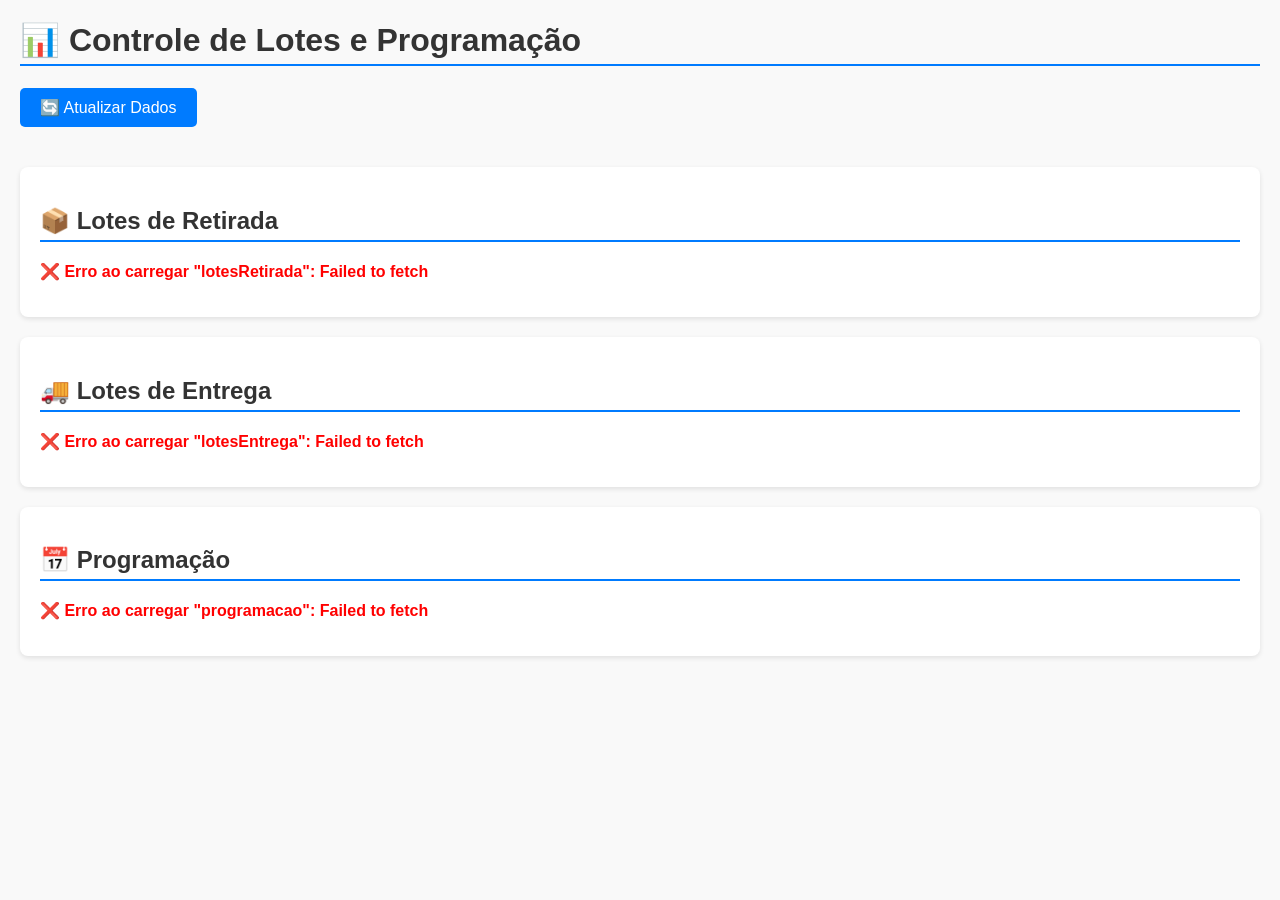
<file: Qwen_html_20250912_k3v4456kb.html>
<!DOCTYPE html>
<html lang="pt-BR">
<head>
    <meta charset="UTF-8">
    <meta name="viewport" content="width=device-width, initial-scale=1.0">
    <title>📊 Controle de Lotes e Programação</title>
    <style>
        body {
            font-family: Arial, sans-serif;
            margin: 20px;
            background-color: #f9f9f9;
        }
        h1, h2 {
            color: #333;
            border-bottom: 2px solid #007BFF;
            padding-bottom: 5px;
        }
        .section {
            background-color: white;
            margin: 20px 0;
            padding: 20px;
            border-radius: 8px;
            box-shadow: 0 2px 5px rgba(0,0,0,0.1);
        }
        table {
            width: 100%;
            border-collapse: collapse;
            margin-top: 15px;
        }
        th, td {
            border: 1px solid #ddd;
            padding: 10px;
            text-align: left;
            font-size: 14px;
        }
        th {
            background-color: #007BFF;
            color: white;
            font-weight: bold;
        }
        tr:nth-child(even) {
            background-color: #f2f2f2;
        }
        .contract-group {
            margin-bottom: 30px;
        }
        .contract-header {
            background-color: #e9ecef;
            padding: 10px;
            border-left: 4px solid #007BFF;
            font-weight: bold;
            margin: 15px 0 10px 0;
            cursor: pointer;
        }
        .contract-header:hover {
            background-color: #dee2e6;
        }
        .contract-content {
            display: block;
        }
        button {
            padding: 10px 20px;
            background-color: #007BFF;
            color: white;
            border: none;
            border-radius: 5px;
            font-size: 16px;
            cursor: pointer;
            margin-bottom: 20px;
        }
        button:hover {
            background-color: #0056b3;
        }
        .loading {
            color: #666;
            font-style: italic;
        }
        .error {
            color: red;
            font-weight: bold;
        }
    </style>
</head>
<body>

    <h1>📊 Controle de Lotes e Programação</h1>
    <button id="refreshBtn">🔄 Atualizar Dados</button>

    <!-- SEÇÃO: Lotes Retirada -->
    <div class="section">
        <h2>📦 Lotes de Retirada</h2>
        <div id="lotesRetirada"></div>
    </div>

    <!-- SEÇÃO: Lotes Entrega -->
    <div class="section">
        <h2>🚚 Lotes de Entrega</h2>
        <div id="lotesEntrega"></div>
    </div>

    <!-- SEÇÃO: Programação -->
    <div class="section">
        <h2>📅 Programação</h2>
        <div id="programacao"></div>
    </div>

    <script>
        // ID da planilha (extraído do link)
        const SHEET_ID = '1CZZgYJiZic9pyFFTdyldm_gVwn2K-zSGY9uhFJ5Nz6Q';

        // GIDs reais das abas (fornecidos por você)
        const GIDS = {
            'lotesRetirada': 585404986,
            'lotesEntrega': 271702555,
            'programacao': 1183141602
        };

        const sections = ['lotesRetirada', 'lotesEntrega', 'programacao'];
        const containers = {
            lotesRetirada: document.getElementById('lotesRetirada'),
            lotesEntrega: document.getElementById('lotesEntrega'),
            programacao: document.getElementById('programacao')
        };

        let dataCache = {};

        // Função para carregar uma aba por GID
        async function loadSheet(name, gid) {
            const url = `https://docs.google.com/spreadsheets/d/${SHEET_ID}/export?format=csv&gid=${gid}`;
            const container = containers[name];
            container.innerHTML = '<p class="loading">Carregando...</p>';

            try {
                const response = await fetch(url);
                if (!response.ok) throw new Error(`Erro ${response.status}: Não foi possível acessar a aba "${name}"`);

                const csvText = await response.text();
                const rows = csvText.split('\n');
                if (rows.length < 2) throw new Error("Planilha vazia ou inválida");

                // Primeira linha é o cabeçalho
                const headers = rows[0].split(',').map(h => h.replace(/"/g, '').trim());
                const data = [];

                for (let i = 1; i < rows.length; i++) {
                    if (!rows[i].trim()) continue;
                    const values = rows[i].split(',');
                    const row = {};
                    headers.forEach((header, index) => {
                        row[header] = values[index]?.replace(/"/g, '') || '';
                    });
                    data.push(row);
                }

                dataCache[name] = data;
                renderTable(name, data);

            } catch (error) {
                container.innerHTML = `<p class="error">❌ Erro ao carregar "${name}": ${error.message}</p>`;
                console.error(error);
            }
        }

        // Função para renderizar tabela agrupada por contrato
        function renderTable(name, data) {
            if (data.length === 0) {
                containers[name].innerHTML = '<p>Nenhum dado encontrado.</p>';
                return;
            }

            // Verifica se há coluna "Contrato"
            const hasContract = data.some(row => row.Contrato !== undefined && row.Contrato !== '');
            if (!hasContract) {
                containers[name].innerHTML = `
                    <p><strong>Atenção:</strong> Nenhuma coluna "Contrato" encontrada. Todos os dados serão exibidos juntos.</p>
                    ${renderDataTable(data)}
                `;
                return;
            }

            // Agrupar por Contrato
            const grouped = {};
            data.forEach(row => {
                const contract = row.Contrato.trim() || 'Sem Contrato';
                if (!grouped[contract]) grouped[contract] = [];
                grouped[contract].push(row);
            });

            const html = Object.keys(grouped).sort().map(contract => {
                const rows = grouped[contract];
                return `
                    <div class="contract-group">
                        <div class="contract-header">${contract}</div>
                        <div class="contract-content">
                            ${renderDataTable(rows)}
                        </div>
                    </div>
                `;
            }).join('');

            containers[name].innerHTML = html;
        }

        // Função auxiliar para gerar tabela HTML
        function renderDataTable(data) {
            if (data.length === 0) return '<p>Sem dados</p>';

            const headers = Object.keys(data[0]);
            let tableHtml = '<table><thead><tr>';
            headers.forEach(header => {
                tableHtml += `<th>${escapeHtml(header)}</th>`;
            });
            tableHtml += '</tr></thead><tbody>';

            data.forEach(row => {
                tableHtml += '<tr>';
                headers.forEach(header => {
                    const value = escapeHtml(row[header] || '');
                    tableHtml += `<td>${value}</td>`;
                });
                tableHtml += '</tr>';
            });

            tableHtml += '</tbody></table>';
            return tableHtml;
        }

        // Função para escapar HTML (evitar XSS)
        function escapeHtml(text) {
            const map = {
                '&': '&amp;',
                '<': '<',
                '>': '>',
                '"': '&quot;',
                "'": '&#x27;',
                '/': '&#x2F;'
            };
            return text.replace(/[&<>"'\/]/g, char => map[char]);
        }

        // Botão de atualização
        document.getElementById('refreshBtn').addEventListener('click', () => {
            sections.forEach(section => {
                const gid = GIDS[section];
                if (gid !== undefined) {
                    loadSheet(section, gid);
                }
            });
        });

        // Carregar tudo ao iniciar
        window.addEventListener('load', () => {
            sections.forEach(section => {
                const gid = GIDS[section];
                loadSheet(section, gid);
            });
        });
    </script>

</body>
</html>
</file>
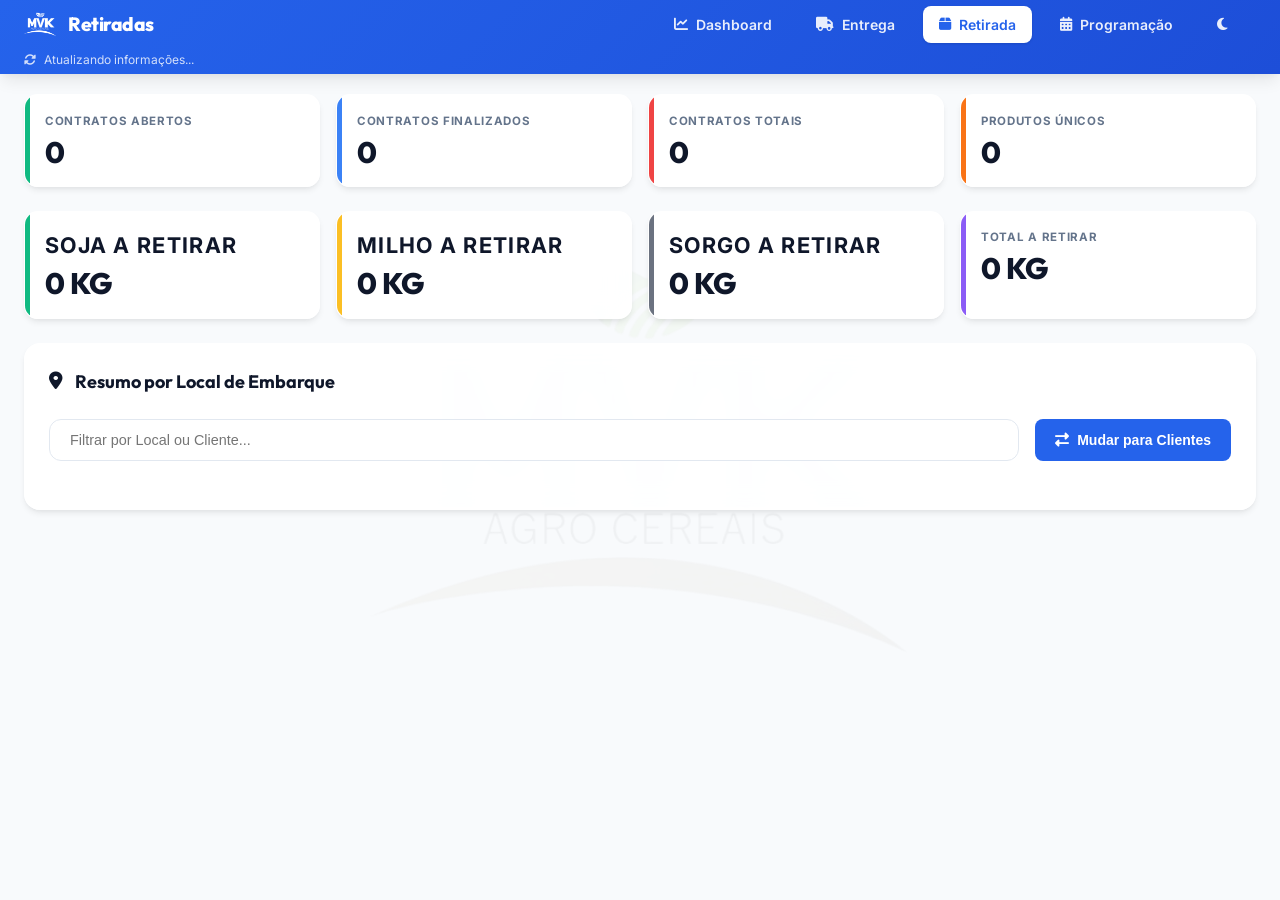
<file: Retiradas.html>
<!DOCTYPE html>
<html lang="pt-BR">

<head>
  <meta charset="utf-8" />
  <meta name="viewport" content="width=device-width,initial-scale=1" />
  <title>Controle de Lotes — Resumo de Retirada</title>
  <link rel="stylesheet" href="https://cdnjs.cloudflare.com/ajax/libs/font-awesome/6.5.0/css/all.min.css" />
  <link rel="stylesheet" href="style.css" />
  <script src="https://accounts.google.com/gsi/client" onload="gisLoaded()" async defer></script>
  <script src="https://apis.google.com/js/api.js" onload="gapiLoaded()" async defer></script>
  <script src="auth_config.js"></script>
</head>

<body>
  <header>
    <div class="wrap nav-container">
      <div class="brand">
        <img src="mvklogo.png" alt="MVK">
        Retiradas
      </div>
      
      <div class="nav-links">
        <a href="index.html" class="nav-link"><i class="fas fa-chart-line"></i> Dashboard</a>
        <a href="lotes-entrega.html" class="nav-link"><i class="fas fa-truck"></i> Entrega</a>
        <a href="Retiradas.html" class="nav-link active"><i class="fas fa-box"></i> Retirada</a>
        <a href="programacao.html" class="nav-link"><i class="fas fa-calendar-alt"></i> Programação</a>
        
        <button type="button" id="themeToggleBtn" class="nav-link btn-theme" onclick="toggleTheme()" title="Alternar Tema Claro / Escuro">
          <i class="fas fa-moon"></i>
        </button>

        <div id="auth_container">
          <button id="authorize_button" class="btn-auth" onclick="handleAuthClick()" style="display: none;">
            <i class="fab fa-google"></i> Login
          </button>
          <button id="signout_button" class="btn-auth" onclick="handleSignoutClick()" style="display: none; background: rgba(255,255,255,0.1); color: white;">
            <i class="fas fa-sign-out-alt"></i> Sair
          </button>
        </div>
      </div>
    </div>
    
    <div class="wrap" style="margin-top: 0.5rem;">
      <div class="last-update" id="lastUpdateTop">
        <i class="fas fa-sync-alt fa-spin"></i> <span>Atualizando informações...</span>
      </div>
    </div>
  </header>
  <main class="wrap animate-in">
    <div class="stats-grid">
      <div class="metric-card glass metric-carregado">
        <div class="metric-label">Contratos Abertos</div>
        <div class="metric-value" id="count-aberto">0</div>
      </div>
      <div class="metric-card glass metric-embarque">
        <div class="metric-label">Contratos Finalizados</div>
        <div class="metric-value" id="count-finalizado">0</div>
      </div>
      <div class="metric-card glass metric-transito">
        <div class="metric-label">Contratos Totais</div>
        <div class="metric-value" id="count-contratos">0</div>
      </div>
      <div class="metric-card glass metric-contratar">
        <div class="metric-label">Produtos Únicos</div>
        <div class="metric-value" id="count-produtos">0</div>
      </div>
    </div>

    <div class="stats-grid" style="grid-template-columns: repeat(auto-fit, minmax(220px, 1fr));">
      <div class="metric-card glass metric-soja">
        <div class="metric-label">Soja a Retirar</div>
        <div class="metric-value" id="count-soja">0 KG</div>
      </div>
      <div class="metric-card glass metric-milho">
        <div class="metric-label">Milho a Retirar</div>
        <div class="metric-value" id="count-milho">0 KG</div>
      </div>
      <div class="metric-card glass metric-sorgo">
        <div class="metric-label">Sorgo a Retirar</div>
        <div class="metric-value" id="count-sorgo">0 KG</div>
      </div>
      <div class="metric-card glass metric-total" id="card-total-retirada">
        <div class="metric-label">Total a Retirar</div>
        <div class="metric-value" id="count-total">0 KG</div>
      </div>
    </div>

    <div class="card-section glass" style="padding: 1.5rem;">
      <div class="section-title" style="margin-bottom: 1.5rem;">
        <i class="fas fa-map-marker-alt"></i> <span id="resumoTitle">Resumo por Local de Embarque</span>
      </div>
      
      <div class="filter-bar">
        <input type="text" id="filterInput" class="search-input" placeholder="Filtrar por Local ou Cliente...">
        <button class="btn-auth" id="toggleViewBtn" onclick="toggleView()" style="background: var(--primary); color: white;">
          <i class="fas fa-exchange-alt"></i> Mudar para Clientes
        </button>
      </div>

      <div class="client-grid" id="clientesContainer">
      </div>
    </div>
  </main>
  <div id="resumoModal" class="modal-overlay">
    <div class="modal-content">
      <button class="modal-close" onclick="closeModal()">&times;</button>
      <div id="modalContentBody">
      </div>
    </div>
  </div>
  <script>
    const SHEET_ID = '1o0wF2ScSkyxqY8FHFI-rA6k_3uMI2wsZr2wQG8JD4B4';
    const GIDS = {
      retirada: '1984691910'
    };
    const AUTO_UPDATE_INTERVAL = 300000;
    let globalProdutosTotais = { soja: 0, milho: 0, sorgo: 0, total: 0 };
    let globalResumoData = { local: [], cliente: [] };
    let currentView = 'local';
    function normalizeHeader(h) {
      if (h === undefined || h === null) return '';
      return String(h).trim().toLowerCase().normalize('NFD').replace(/[\u0300-\u036f]/g, '').replace(/[^a-z0-9]/g, '');
    }
    function normalizeText(text) {
      if (text === undefined || text === null) return '';
      return String(text).trim().toLowerCase().normalize('NFD').replace(/[\u0300-\u036f]/g, '');
    }
    function parseCSV(text) {
      if (!text) return { arrays: [], headersOrig: [], headersNorm: [], objects: [] };
      const lines = text.split(/\r?\n/).filter(l => l.trim() !== '');
      if (lines.length === 0) return { arrays: [], headersOrig: [], headersNorm: [], objects: [] };
      const parsed = lines.map(line => line.split(/,(?=(?:[^"]*"[^"]*")*[^"]*$)/).map(c => c.replace(/^"|"$/g, '').trim()));
      const headersOrig = parsed.shift().map(h => h || '');
      const headersNorm = headersOrig.map(h => normalizeHeader(h));
      const objects = parsed.map(cells => {
        const obj = {};
        headersNorm.forEach((key, idx) => {
          obj[key] = cells[idx] !== undefined ? cells[idx] : '';
        });
        return obj;
      });
      return { arrays: parsed, headersOrig, headersNorm, objects };
    }
    async function fetchSheetByGid(gid) {
      // Use the V4 function from auth_config.js
      return await fetchSheetByGidV4(SHEET_ID, gid);
    }
    function parseNumber(val) {
      if (val === undefined || val === null) return NaN;
      const s = String(val).replace(/\s/g, '').replace(/\./g, '').replace(/,/g, '.');
      const n = parseFloat(s.replace(/[^\d\.\-]/g, ''));
      return isNaN(n) ? NaN : n;
    }
    function formatNumber(value) {
      if (isNaN(value)) return '0';
      return new Intl.NumberFormat('pt-BR').format(Math.round(value));
    }
    function escapeHtml(s) {
      if (s === undefined || s === null) return '';
      return String(s).replace(/[&<>"'\/]/g, c => ({ '&': '&amp;', '<': '<', '>': '>', '"': '&quot;', "'": '&#x2F;' }[c]));
    }
    function generateProductTagsHtml(produtosString) {
      const produtosArray = produtosString.split(' / ').filter(p => p.trim() !== '');
      if (produtosArray.length === 0) {
        return '<span class="badge badge-info"><i class="fas fa-question-circle"></i> N/A</span>';
      }
      let tagsHtml = '';
      produtosArray.forEach(p => {
        const pUp = p.toUpperCase();
        let tagIcon = 'fas fa-cubes';
        let badgeClass = 'badge-info';
        if (pUp.includes('SOJA')) {
          tagIcon = 'fas fa-seedling';
          badgeClass = 'badge-success';
        } else if (pUp.includes('MILHO')) {
          tagIcon = 'fas fa-sun';
          badgeClass = 'badge-warning';
        }
        tagsHtml += `<span class="badge ${badgeClass}" style="margin-right: 5px;">
            <i class="${tagIcon}"></i> ${escapeHtml(p)}
        </span>`;
      });
      return tagsHtml;
    }
    function groupRetiradaData(rowsArrRet, headersNormRet, groupBy) {
      const grupos = {};
      const localIndex = 2;
      const clienteIndex = 3;
      const produtoIndex = 4;
      const aRetirarIndex = 9;
      const embarcadaIndex = 8;
      const contratoIndex = 1;
      const contratosGlobais = new Set();
      const produtosGlobais = new Set();
      rowsArrRet.forEach(arr => {
        const local = arr[localIndex] ? arr[localIndex].trim() : 'Local Desconhecido';
        const cliente = arr[clienteIndex] ? arr[clienteIndex].trim() : 'Cliente Desconhecido';
        const saldoARetirar = parseNumber(arr[aRetirarIndex] || '0');
        const embarcada = parseNumber(arr[embarcadaIndex] || '0');
        const contrato = arr[contratoIndex] ? arr[contratoIndex].trim() : '';
        const produtoText = arr[produtoIndex] ? arr[produtoIndex].trim() : '';
        const produtoNorm = normalizeText(produtoText);
        if (!contrato) return;
        const key = groupBy === 'local' ? local : cliente;
        contratosGlobais.add(contrato);
        if (produtoText) produtosGlobais.add(produtoText);
        if (!grupos[key]) {
          grupos[key] = {
            key: key,
            totalARetirar: 0,
            totalEmbarcada: 0,
            clientes: new Set(),
            locais: new Set(),
            produtos: new Set(),
            contratos: new Map(),
            productBreakdown: {
              sojaARetirar: 0, milhoARetirar: 0, sorgoARetirar: 0,
              sojaEmbarcada: 0, milhoEmbarcada: 0, sorgoEmbarcada: 0
            }
          };
        }
        grupos[key].totalARetirar += saldoARetirar;
        grupos[key].totalEmbarcada += embarcada;
        if (cliente) grupos[key].clientes.add(cliente);
        if (local) grupos[key].locais.add(local);
        if (produtoText) grupos[key].produtos.add(produtoText);
        const currentSaldo = grupos[key].contratos.get(contrato) || 0;
        grupos[key].contratos.set(contrato, currentSaldo + saldoARetirar);
        if (produtoNorm.includes('soja')) {
          grupos[key].productBreakdown.sojaARetirar += saldoARetirar;
          grupos[key].productBreakdown.sojaEmbarcada += embarcada;
        } else if (produtoNorm.includes('milho')) {
          grupos[key].productBreakdown.milhoARetirar += saldoARetirar;
          grupos[key].productBreakdown.milhoEmbarcada += embarcada;
        } else if (produtoNorm.includes('sorgo')) {
          grupos[key].productBreakdown.sorgoARetirar += saldoARetirar;
          grupos[key].productBreakdown.sorgoEmbarcada += embarcada;
        }
      });
      const resumo = Object.values(grupos).map(grupo => {
        let totalAbertos = 0;
        let totalFinalizados = 0;
        grupo.contratos.forEach(saldoContrato => {
          if (saldoContrato <= 0) {
            totalFinalizados++;
          } else {
            totalAbertos++;
          }
        });
        const clientesValidos = Array.from(grupo.clientes)
          .filter(c => c.trim() !== '' && c.trim().toLowerCase() !== 'cliente desconhecido');
        const locaisValidos = Array.from(grupo.locais)
          .filter(l => l.trim() !== '' && l.trim().toLowerCase() !== 'local desconhecido');
        const produtosValidos = Array.from(grupo.produtos)
          .filter(p => p.trim() !== '');
        return {
          ...grupo,
          totalARetirar: Math.round(grupo.totalARetirar),
          totalEmbarcada: Math.round(grupo.totalEmbarcada),
          clientes: clientesValidos.sort().join(', ') || '/',
          locais: locaisValidos.sort().join(' / ') || '/',
          produtos: produtosValidos.sort().join(' / ') || '/',
          totalContratos: grupo.contratos.size,
          totalAbertos: totalAbertos,
          totalFinalizados: totalFinalizados,
          groupBy: groupBy,
          productBreakdown: {
            sojaARetirar: Math.round(grupo.productBreakdown.sojaARetirar),
            milhoARetirar: Math.round(grupo.productBreakdown.milhoARetirar),
            sorgoARetirar: Math.round(grupo.productBreakdown.sorgoARetirar),
            sojaEmbarcada: Math.round(grupo.productBreakdown.sojaEmbarcada),
            milhoEmbarcada: Math.round(grupo.productBreakdown.milhoEmbarcada),
            sorgoEmbarcada: Math.round(grupo.productBreakdown.sorgoEmbarcada)
          }
        };
      }).filter(r => r.totalARetirar > 0 || r.totalFinalizados > 0)
        .sort((a, b) => b.totalARetirar - a.totalARetirar);
      return { resumo, totalContratos: contratosGlobais.size, totalProdutos: produtosGlobais.size };
    }
    function calculateProdutosTotaisRetirada(rowsArrRet) {
      let soja = 0, milho = 0, sorgo = 0;
      const produtoIndex = 4;
      const aRetirarIndex = 9;
      rowsArrRet.forEach(arr => {
        const produtoText = arr[produtoIndex] ? arr[produtoIndex].trim() : '';
        const produtoNorm = normalizeText(produtoText);
        const aRetirar = parseNumber(arr[aRetirarIndex] || '0');
        if (isNaN(aRetirar)) return;
        if (produtoNorm.includes('soja')) {
          soja += aRetirar;
        } else if (produtoNorm.includes('milho')) {
          milho += aRetirar;
        } else if (produtoNorm.includes('sorgo')) {
          sorgo += aRetirar;
        }
      });
      return { soja: Math.round(soja), milho: Math.round(milho), sorgo: Math.round(sorgo) };
    }
    function buildResumoCardsHTML(resumos) {
      if (resumos.length === 0) {
        return '<div class="empty">Nenhum lote de retirada encontrado para o filtro.</div>';
      }
      let html = '';
      resumos.forEach((resumo, index) => {
        const globalIndex = globalResumoData[resumo.groupBy].findIndex(r => r.key === resumo.key);
        const title = resumo.key;
        const productTagsHtml = generateProductTagsHtml(resumo.produtos);
        
        const secondaryLabel = resumo.groupBy === 'local' ? 'Clientes' : 'Locais';
        const secondaryValue = resumo.groupBy === 'local' ? resumo.clientes : resumo.locais;

        html += `
          <div class="client-card glass animate-in" onclick="openResumoModal(${globalIndex}, '${resumo.groupBy}')">
            <div class="client-header">
              <div class="client-name">${escapeHtml(title)}</div>
              <div class="client-destination" style="color: var(--text-muted); font-size: 0.75rem;">${secondaryLabel}: ${escapeHtml(secondaryValue)}</div>
            </div>
            
            <div style="margin-bottom: 1rem;">
                ${productTagsHtml}
            </div>

            <div class="caminhoes-info" style="border: none; padding: 0; margin-bottom: 1rem;">
              <span class="badge badge-warning">Abertos: ${resumo.totalAbertos}</span>
              <span class="badge badge-success">Finalizados: ${resumo.totalFinalizados}</span>
            </div>

            <div class="client-details">
              <div class="detail-item">
                <span class="detail-label">Total a Retirar</span>
                <span class="detail-value">${formatNumber(resumo.totalARetirar)} KG</span>
              </div>
              <div class="detail-item">
                <span class="detail-label">Total Embarcado</span>
                <span class="detail-value">${formatNumber(resumo.totalEmbarcada)} KG</span>
              </div>
            </div>
            
            <div style="margin-top: 1rem; text-align: right;">
              <span style="font-size: 0.7rem; color: var(--primary); font-weight: 600;">Ver Detalhes <i class="fas fa-search-plus"></i></span>
            </div>
          </div>
        `;
      });
      return html;
    }
    function renderCards() {
      const titleSpan = document.getElementById('resumoTitle');
      const toggleBtn = document.getElementById('toggleViewBtn');
      const filterInput = document.getElementById('filterInput');
      if (currentView === 'local') {
        titleSpan.textContent = '📍 Resumo por Local de Embarque';
        toggleBtn.innerHTML = '<i class="fas fa-sync-alt"></i> Mudar para Clientes';
        filterInput.placeholder = 'Filtrar por Local ou Cliente...';
      } else {
        titleSpan.textContent = '👤 Resumo por Cliente';
        toggleBtn.innerHTML = '<i class="fas fa-sync-alt"></i> Mudar para Local';
        filterInput.placeholder = 'Filtrar por Cliente ou Local...';
      }
      filterCards();
    }
    function filterCards() {
      const data = globalResumoData[currentView];
      const filterText = normalizeText(document.getElementById('filterInput').value).trim();
      const container = document.getElementById('clientesContainer');
      if (filterText.length < 2 && filterText.length > 0) {
        container.innerHTML = buildResumoCardsHTML(data);
        return;
      } else if (filterText.length === 0) {
        container.innerHTML = buildResumoCardsHTML(data);
        return;
      }
      const filteredResumos = data.filter(resumo => {
        const keyNorm = normalizeText(resumo.key);
        const secondaryNorm = normalizeText(currentView === 'local' ? resumo.clientes : resumo.locais);
        return keyNorm.includes(filterText) || secondaryNorm.includes(filterText);
      });
      container.innerHTML = buildResumoCardsHTML(filteredResumos);
    }
    function toggleView() {
      currentView = currentView === 'local' ? 'cliente' : 'local';
      renderCards();
    }
    function openResumoModal(index, groupBy) {
      const resumo = globalResumoData[groupBy][index];
      if (!resumo) return;
      const modal = document.getElementById('resumoModal');
      const modalContent = document.getElementById('modalContentBody');
      const secondaryListKey = groupBy === 'local' ? 'clientes' : 'locais';
      const secondaryListTitle = groupBy === 'local' ? 'Clientes Envolvidos' : 'Locais de Embarque Envolvidos';
      const secondaryListArray = resumo[secondaryListKey].split(/, | \/ /).filter(c => c.trim() !== '');
      const secondaryList = secondaryListArray.map(c => `<span>${escapeHtml(c)}</span>`).join('');
      const mainTitle = resumo.key;
      const produtosList = generateProductTagsHtml(resumo.produtos);
      const productBreakdown = resumo.productBreakdown;
      const aRetirarHtml = `
        <div style="margin-top: 15px; padding: 10px; border: 1px solid #ddd; border-radius: 6px; background: var(--bg);">
            <h4 style="margin-top: 0; font-size: 14px; color: var(--primary);"><i class="fas fa-balance-scale-right"></i> Saldo a Retirar (KG)</h4>
            <p><span class="info-label"><i class="fas fa-seedling" style="color: var(--produto-soja);"></i> Soja:</span> <span class="info-value">${formatNumber(productBreakdown.sojaARetirar)} KG</span></p>
            <p><span class="info-label"><i class="fas fa-sun" style="color: var(--produto-milho);"></i> Milho:</span> <span class="info-value">${formatNumber(productBreakdown.milhoARetirar)} KG</span></p>
            <p><span class="info-label"><i class="fas fa-cubes" style="color: var(--produto-sorgo);"></i> Sorgo:</span> <span class="info-value">${formatNumber(productBreakdown.sorgoARetirar)} KG</span></p>
            <p style="border-top: 1px dashed #ccc; padding-top: 5px; margin-top: 5px;"><span class="info-label" style="font-weight: 700; color: var(--text);">TOTAL:</span> <span class="info-value" style="font-weight: 700;">${formatNumber(resumo.totalARetirar)} KG</span></p>
        </div>
    `;
      const embarcadaHtml = `
        <div style="margin-top: 15px; padding: 10px; border: 1px solid #ddd; border-radius: 6px; background: var(--bg);">
            <h4 style="margin-top: 0; font-size: 14px; color: var(--primary);"><i class="fas fa-truck-loading"></i> Quantidade Embarcada (KG)</h4>
            <p><span class="info-label"><i class="fas fa-seedling" style="color: var(--produto-soja);"></i> Soja:</span> <span class="info-value">${formatNumber(productBreakdown.sojaEmbarcada)} KG</span></p>
            <p><span class="info-label"><i class="fas fa-sun" style="color: var(--produto-milho);"></i> Milho:</span> <span class="info-value">${formatNumber(productBreakdown.milhoEmbarcada)} KG</span></p>
            <p><span class="info-label"><i class="fas fa-cubes" style="color: var(--produto-sorgo);"></i> Sorgo:</span> <span class="info-value">${formatNumber(productBreakdown.sorgoEmbarcada)} KG</span></p>
            <p style="border-top: 1px dashed #ccc; padding-top: 5px; margin-top: 5px;"><span class="info-label" style="font-weight: 700; color: var(--text);">TOTAL:</span> <span class="info-value" style="font-weight: 700;">${formatNumber(resumo.totalEmbarcada)} KG</span></p>
        </div>
    `;
      modalContent.innerHTML = `
        <div class="modal-header">
            <h3>${escapeHtml(mainTitle)}</h3>
        </div>
        <div class="modal-body">
            <p><span class="info-label">Produtos Envolvidos:</span> ${produtosList}</p>
            <p><span class="info-label">Contratos (Total no local/cliente):</span> <span class="info-value">${resumo.totalContratos}</span></p>
            <p><span class="info-label">Contratos Abertos:</span> <span class="info-value status-pendente-tag">${resumo.totalAbertos}</span></p>
            <p><span class="info-label">Contratos Finalizados:</span> <span class="info-value status-carregado-tag">${resumo.totalFinalizados}</span></p>
            ${aRetirarHtml} 
            ${embarcadaHtml}
            <div class="modal-clientes-list">
                <h4>${secondaryListTitle} (${secondaryListArray.length}):</h4>
                ${secondaryList || '<span>Nenhum encontrado.</span>'}
            </div>
        </div>
    `;
      modal.style.display = 'flex';
    }
    function closeModal() {
      document.getElementById('resumoModal').style.display = 'none';
    }
    function setupModalCloseHandlers() {
      const modal = document.getElementById('resumoModal');
      modal.addEventListener('click', (e) => {
        if (e.target === modal) {
          closeModal();
        }
      });
      document.addEventListener('keydown', (e) => {
        if (e.key === 'Escape' && modal.style.display === 'flex') {
          closeModal();
        }
      });
    }
    function showToast(message, type = 'info', actionBtn = null) {
      let container = document.getElementById('toastContainer');
      if (!container) {
        container = document.createElement('div');
        container.id = 'toastContainer';
        container.className = 'toast-container';
        document.body.appendChild(container);
      }
      const toast = document.createElement('div');
      toast.className = `toast ${type === 'whatsapp' ? 'toast-whatsapp' : ''}`;
      
      let icon = '<i class="fas fa-info-circle" style="color: var(--primary);"></i>';
      if (type === 'whatsapp') icon = '<i class="fab fa-whatsapp"></i>';
      else if (type === 'success') icon = '<i class="fas fa-check-circle" style="color: #10b981;"></i>';
      else if (type === 'error') icon = '<i class="fas fa-exclamation-circle" style="color: #ef4444;"></i>';
      
      let actionHtml = '';
      if (actionBtn) {
        actionHtml = `<a href="${actionBtn.url}" target="_blank" rel="noopener noreferrer" class="toast-btn">${actionBtn.text}</a>`;
      }
      
      toast.innerHTML = `${icon} <span>${escapeHtml(message)}</span> ${actionHtml}`;
      container.appendChild(toast);
      setTimeout(() => {
        if (toast.parentElement) toast.remove();
      }, 5000);
    }

    function handleTotalCardClick() {
      const soja = formatNumber(globalProdutosTotais.soja);
      const milho = formatNumber(globalProdutosTotais.milho);
      const sorgo = formatNumber(globalProdutosTotais.sorgo);
      const total = formatNumber(globalProdutosTotais.total);
      
      const message = `📦 Resumo - Lotes a Retirar:
🌱 Soja: ${soja} KG
🌽 Milho: ${milho} KG
🌾 Sorgo: ${sorgo} KG
Total a Retirar: ${total} KG`;

      const encodedMsg = encodeURIComponent(message);
      const whatsappUrl = `https://api.whatsapp.com/send?text=${encodedMsg}`;
      
      if (navigator.clipboard && navigator.clipboard.writeText) {
        navigator.clipboard.writeText(message).then(() => {
          showToast('Resumo de retiradas copiado!', 'whatsapp', {
            text: 'Abrir WhatsApp',
            url: whatsappUrl
          });
        }).catch(() => {
          showToast('Resumo de retiradas gerado!', 'whatsapp', {
            text: 'Abrir WhatsApp',
            url: whatsappUrl
          });
        });
      } else {
        showToast('Resumo de retiradas gerado!', 'whatsapp', {
          text: 'Abrir WhatsApp',
          url: whatsappUrl
        });
      }
    }
    function updateLastUpdateTime() {
      const now = new Date();
      const timeString = now.toLocaleTimeString('pt-BR');
      const dateString = now.toLocaleDateString('pt-BR');
      document.getElementById('lastUpdateTop').innerHTML = `
        <i class="fas fa-check-circle" style="color: rgba(255,255,255,0.9);"></i>
        <span>Última atualização: ${timeString} - ${dateString}</span>
      `;
    }
    async function loadAll(isAutoUpdate = false) {
      try {
        if (isAutoUpdate) {
          document.getElementById('lastUpdateTop').innerHTML = `
        <i class="fas fa-hourglass-half" style="color: rgba(255,255,255,0.9);"></i>
        <span>Atualizando...</span>
      `;
          document.body.classList.add('updating');
        }

        // Wait for auth if not ready
        const hasAuth = localStorage.getItem('google_has_auth') === 'true';
        if (!accessToken && !hasAuth) {
          console.log('Waiting for authentication...');
          document.getElementById('lastUpdateTop').innerHTML = '<span>Aguardando Login...</span>';
          document.body.classList.remove('updating');
          return;
        }
        const ret = await fetchSheetByGid(GIDS.retirada);
        const rowsArrRet = ret.arrays;
        const headersNormRet = ret.headersNorm;
        const { resumo: resumoLocal, totalContratos, totalProdutos } = groupRetiradaData(rowsArrRet, headersNormRet, 'local');
        const { resumo: resumoCliente } = groupRetiradaData(rowsArrRet, headersNormRet, 'cliente');
        globalResumoData.local = resumoLocal;
        globalResumoData.cliente = resumoCliente;
        renderCards();
        const totalAbertoGlobal = resumoLocal.reduce((acc, curr) => acc + curr.totalAbertos, 0);
        const totalFinalizadoGlobal = resumoLocal.reduce((acc, curr) => acc + curr.totalFinalizados, 0);
        document.getElementById('count-aberto').textContent = totalAbertoGlobal;
        document.getElementById('count-finalizado').textContent = totalFinalizadoGlobal;
        document.getElementById('count-contratos').textContent = totalContratos;
        document.getElementById('count-produtos').textContent = totalProdutos;
        const produtosTotais = calculateProdutosTotaisRetirada(rowsArrRet);
        globalProdutosTotais.soja = produtosTotais.soja;
        globalProdutosTotais.milho = produtosTotais.milho;
        globalProdutosTotais.sorgo = produtosTotais.sorgo;
        const totalARetirar = produtosTotais.soja + produtosTotais.milho + produtosTotais.sorgo;
        globalProdutosTotais.total = totalARetirar;
        document.getElementById('count-soja').textContent = `${formatNumber(produtosTotais.soja)} KG`;
        document.getElementById('count-milho').textContent = `${formatNumber(produtosTotais.milho)} KG`;
        document.getElementById('count-sorgo').textContent = `${formatNumber(produtosTotais.sorgo)} KG`;
        document.getElementById('count-total').textContent = `${formatNumber(totalARetirar)} KG`;
        updateLastUpdateTime();
        document.body.classList.remove('updating');
      }
      catch (err) {
        console.error('Erro loadAll (Página Retirada):', err);
        const isOffline = !navigator.onLine;
        const msg = isOffline ? 'Sem internet - Tentando reconectar...' : 'Erro ao carregar dados. Verifique a conexão ou as configurações da planilha.';
        
        document.getElementById('clientesContainer').innerHTML = `<div class="empty">${msg}</div>`;
        document.getElementById('lastUpdateTop').innerHTML = `
          <i class="fas fa-${isOffline ? 'wifi' : 'exclamation-triangle'}" style="color: rgba(255,255,255,0.9);"></i>
          <span>${isOffline ? 'Offline' : 'Erro na atualização'}</span>
        `;
        document.body.classList.remove('updating');
      }
    }
    // Set the callback for when auth is ready
    onAuthSuccess = () => {
      loadAll(true);
    };

    let autoUpdateInterval;
    function startAutoUpdate() {
      // loadAll(true); // Removed initial call
      autoUpdateInterval = setInterval(() => {
        loadAll(true);
      }, AUTO_UPDATE_INTERVAL);
    }
    document.addEventListener('DOMContentLoaded', function () {
      document.getElementById('filterInput').addEventListener('keyup', filterCards);
      document.getElementById('card-total-retirada').addEventListener('click', handleTotalCardClick);
      setupModalCloseHandlers();
      
      // Registro de reconexão automática
      registerOnlineRefresh(() => loadAll(true));
      
      startAutoUpdate();
      document.addEventListener('visibilitychange', function () {
        if (!document.hidden) {
          loadAll(true);
        }
      });
    });
  </script>
</body>

</html>
</file>
<file: style.css>
@import url('https://fonts.googleapis.com/css2?family=Inter:wght@300;400;500;600;700;800&family=Outfit:wght@400;500;600;700;800;900&display=swap');

:root {
    --primary: #2563eb;
    --primary-dark: #1d4ed8;
    --primary-light: #60a5fa;
    --accent: #0ea5e9;
    --bg: #f8fafc;
    --card-bg: rgba(255, 255, 255, 0.92);
    --card-bg-glass: rgba(255, 255, 255, 0.75);
    --text-main: #0f172a;
    --text-muted: #64748b;
    --border: #e2e8f0;
    --white: #ffffff;
    
    /* Stats Colors */
    --status-carregado: #10b981;
    --status-embarque: #3b82f6;
    --status-transito: #ef4444;
    --status-contratar: #f97316;
    
    /* Product Colors */
    --prod-soja: #10b981;
    --prod-milho: #fbbf24;
    --prod-sorgo: #6b7280;
    --prod-total: #8b5cf6;

    /* Aliases para compatibilidade */
    --produto-soja: var(--prod-soja);
    --produto-milho: var(--prod-milho);
    --produto-sorgo: var(--prod-sorgo);
    --produto-total: var(--prod-total);
    
    --shadow-sm: 0 1px 3px rgba(0,0,0,0.08), 0 1px 2px rgba(0,0,0,0.04);
    --shadow-md: 0 4px 6px -1px rgba(0,0,0,0.08), 0 2px 4px -1px rgba(0,0,0,0.04);
    --shadow-lg: 0 10px 15px -3px rgba(0,0,0,0.08), 0 4px 6px -2px rgba(0,0,0,0.04);
    --shadow-xl: 0 20px 25px -5px rgba(0,0,0,0.1), 0 10px 10px -5px rgba(0,0,0,0.04);
    
    --transition: all 0.3s cubic-bezier(0.4, 0, 0.2, 1);
}

[data-theme="dark"] {
    --bg: #0b1120;
    --card-bg: rgba(30, 41, 59, 0.90);
    --card-bg-glass: rgba(30, 41, 59, 0.75);
    --text-main: #f8fafc;
    --text-muted: #94a3b8;
    --border: #334155;
    --white: #1e293b;
    
    --shadow-sm: 0 1px 3px rgba(0,0,0,0.4);
    --shadow-md: 0 4px 6px -1px rgba(0,0,0,0.45);
    --shadow-lg: 0 10px 15px -3px rgba(0,0,0,0.5);
    --shadow-xl: 0 20px 25px -5px rgba(0,0,0,0.6);
}

[data-theme="dark"] body::before {
    filter: invert(1) brightness(0.8);
    opacity: 0.03;
}

[data-theme="dark"] header {
    background: linear-gradient(135deg, #1e293b, #0f172a);
    border-bottom: 1px solid rgba(255, 255, 255, 0.08);
}

[data-theme="dark"] .glass {
    background: var(--card-bg);
    border-color: rgba(255, 255, 255, 0.08);
}

[data-theme="dark"] th {
    background: #1e293b;
    color: #94a3b8;
    border-bottom-color: #334155;
}

[data-theme="dark"] tr:hover td {
    background: rgba(51, 65, 85, 0.35);
}

[data-theme="dark"] .search-input {
    background: #1e293b;
    color: #f8fafc;
    border-color: #334155;
}

[data-theme="dark"] .search-input::placeholder {
    color: #64748b;
}

[data-theme="dark"] .weather-card {
    background: rgba(15, 23, 42, 0.6);
    border-color: rgba(255, 255, 255, 0.08);
}

[data-theme="dark"] .shipment-row {
    background: rgba(15, 23, 42, 0.6);
}

[data-theme="dark"] .modal-content {
    background: #1e293b;
    border-color: #334155;
    color: #f8fafc;
}

[data-theme="dark"] .modal-close {
    background: #334155;
    color: #94a3b8;
}

[data-theme="dark"] .modal-close:hover {
    background: #ef4444;
    color: white;
}

[data-theme="dark"] .contrato-item {
    background: #0f172a;
    border-color: #334155;
}

[data-theme="dark"] .toast {
    background: #1e293b;
    color: #f8fafc;
    border-color: #334155;
    box-shadow: 0 10px 25px -5px rgba(0,0,0,0.6);
}

[data-theme="dark"] body.tv-mode-active {
    background-color: #0b1120;
}

.btn-theme {
    font-size: 1.05rem;
    padding: 0.5rem 0.75rem;
    cursor: pointer;
}

* {
    box-sizing: border-box;
    margin: 0;
    padding: 0;
}

body {
    font-family: 'Inter', system-ui, -apple-system, sans-serif;
    background-color: var(--bg);
    color: var(--text-main);
    line-height: 1.5;
    min-height: 100vh;
    padding-bottom: 2rem;
    position: relative;
}

/* Background Watermark */
body::before {
    content: '';
    position: fixed;
    top: 50%;
    left: 50%;
    transform: translate(-50%, -50%);
    width: 60vh;
    height: 60vh;
    background-image: url('mvklogo.png');
    background-repeat: no-repeat;
    background-position: center;
    background-size: contain;
    opacity: 0.035;
    z-index: -1;
    pointer-events: none;
}

.wrap {
    max-width: 1440px;
    margin: 0 auto;
    padding: 0 1.5rem;
}

/* Glassmorphism Effect */
.glass {
    background: var(--card-bg);
    backdrop-filter: blur(12px);
    -webkit-backdrop-filter: blur(12px);
    border: 1px solid rgba(255, 255, 255, 0.7);
    box-shadow: var(--shadow-md);
}

/* Header & Nav */
header {
    background: linear-gradient(135deg, var(--primary), var(--primary-dark));
    color: var(--white);
    padding: 0.35rem 0;
    position: sticky;
    top: 0;
    z-index: 1000;
    box-shadow: var(--shadow-lg);
    margin-bottom: 1.25rem;
    transition: var(--transition);
}

.nav-container {
    display: flex;
    justify-content: space-between;
    align-items: center;
}

.brand {
    display: flex;
    align-items: center;
    gap: 0.75rem;
    font-family: 'Outfit', sans-serif;
    font-weight: 800;
    font-size: 1.2rem;
    letter-spacing: -0.025em;
}

.brand img {
    height: 32px;
    filter: brightness(0) invert(1);
}

.nav-links {
    display: flex;
    gap: 0.75rem;
    align-items: center;
}

.nav-link {
    color: rgba(255, 255, 255, 0.9);
    text-decoration: none;
    font-size: 0.875rem;
    font-weight: 600;
    padding: 0.5rem 1rem;
    border-radius: 0.5rem;
    transition: var(--transition);
    display: flex;
    align-items: center;
    gap: 0.5rem;
    border: none;
    background: transparent;
    cursor: pointer;
}

.nav-link:hover {
    background: rgba(255, 255, 255, 0.15);
    color: var(--white);
}

.nav-link.active {
    background: var(--white);
    color: var(--primary);
    box-shadow: var(--shadow-sm);
}

.nav-link.btn-tv-mode {
    background: linear-gradient(135deg, #f59e0b, #d97706);
    color: #ffffff;
    font-weight: 700;
    box-shadow: 0 2px 8px rgba(245, 158, 11, 0.35);
}

.nav-link.btn-tv-mode:hover {
    transform: translateY(-1px);
    box-shadow: 0 4px 12px rgba(245, 158, 11, 0.5);
}

.last-update {
    font-size: 0.75rem;
    color: rgba(255, 255, 255, 0.8);
    display: flex;
    align-items: center;
    gap: 0.5rem;
}

/* Auth Buttons */
.btn-auth {
    background: var(--white);
    color: var(--primary);
    border: none;
    padding: 0.5rem 1.25rem;
    border-radius: 0.5rem;
    font-weight: 700;
    font-size: 0.875rem;
    cursor: pointer;
    transition: var(--transition);
    display: flex;
    align-items: center;
    gap: 0.5rem;
}

.btn-auth:hover {
    transform: translateY(-1px);
    box-shadow: 0 4px 12px rgba(0,0,0,0.12);
}

/* Metric Cards */
.stats-grid {
    display: grid;
    grid-template-columns: repeat(4, 1fr);
    gap: 1rem;
    margin-bottom: 1.5rem;
}

.metric-card {
    border-radius: 0.85rem;
    padding: 1.1rem 1.25rem;
    display: flex;
    flex-direction: column;
    gap: 0.35rem;
    transition: var(--transition);
    position: relative;
    overflow: hidden;
}

.metric-card::after {
    content: '';
    position: absolute;
    top: 0;
    left: 0;
    width: 5px;
    height: 100%;
}

.metric-card:hover {
    transform: translateY(-3px);
    box-shadow: var(--shadow-lg);
}

.metric-label {
    font-size: 0.72rem;
    font-weight: 700;
    text-transform: uppercase;
    letter-spacing: 0.06em;
    color: var(--text-muted);
}

.metric-soja .metric-label,
.metric-milho .metric-label,
.metric-sorgo .metric-label {
    font-size: 1.35rem;
    color: var(--text-main);
}

.metric-value {
    font-size: 1.85rem;
    font-weight: 800;
    font-family: 'Outfit', sans-serif;
    color: var(--text-main);
    line-height: 1.1;
}

/* Status variants */
.metric-carregado::after { background: var(--status-carregado); }
.metric-embarque::after { background: var(--status-embarque); }
.metric-transito::after { background: var(--status-transito); }
.metric-contratar::after { background: var(--status-contratar); }

.metric-soja::after { background: var(--prod-soja); }
.metric-milho::after { background: var(--prod-milho); }
.metric-sorgo::after { background: var(--prod-sorgo); }
.metric-total::after { background: var(--prod-total); }

/* Tables */
.card-section {
    border-radius: 1rem;
    margin-bottom: 2rem;
    overflow: hidden;
}

.section-header {
    padding: 1.25rem 1.5rem;
    background: var(--white);
    border-bottom: 1px solid var(--border);
    display: flex;
    justify-content: space-between;
    align-items: center;
    cursor: pointer;
}

.section-title {
    font-family: 'Outfit', sans-serif;
    font-weight: 700;
    font-size: 1.125rem;
    display: flex;
    align-items: center;
    gap: 0.75rem;
}

.table-container {
    padding: 1rem;
    overflow-x: auto;
}

table {
    width: 100%;
    border-collapse: separate;
    border-spacing: 0;
    font-size: 0.875rem;
}

th {
    background: #f1f5f9;
    padding: 0.75rem 1rem;
    text-align: left;
    font-weight: 600;
    color: var(--text-muted);
    text-transform: uppercase;
    font-size: 0.7rem;
    letter-spacing: 0.05em;
    border-bottom: 2px solid var(--border);
}

td {
    padding: 1rem;
    border-bottom: 1px solid var(--border);
    color: var(--text-main);
}

tr:last-child td {
    border-bottom: none;
}

tr:hover td {
    background: rgba(241, 245, 249, 0.6);
}

/* Status Badges */
.badge {
    padding: 0.3rem 0.75rem;
    border-radius: 9999px;
    font-size: 0.75rem;
    font-weight: 700;
    text-transform: uppercase;
    display: inline-flex;
    align-items: center;
    gap: 0.35rem;
}

.badge-success { background: #dcfce7; color: #166534; }
.badge-warning { background: #fef9c3; color: #854d0e; }
.badge-danger { background: #fee2e2; color: #991b1b; }
.badge-info { background: #e0f2fe; color: #075985; }

/* Product Grid (Clients) */
.client-grid {
    display: grid;
    grid-template-columns: repeat(auto-fill, minmax(320px, 1fr));
    gap: 1.5rem;
}

.client-card {
    border-radius: 1rem;
    padding: 1.5rem;
    transition: var(--transition);
    cursor: pointer;
}

.client-card:hover {
    transform: translateY(-3px);
    box-shadow: var(--shadow-lg);
}

.client-header {
    margin-bottom: 1rem;
}

.client-name {
    font-weight: 700;
    font-size: 1.05rem;
    margin-bottom: 0.25rem;
    color: var(--text-main);
}

.client-destination {
    color: var(--accent);
    font-size: 0.875rem;
    font-weight: 600;
}

.client-details {
    display: grid;
    grid-template-columns: 1fr 1fr;
    gap: 1rem;
    margin-top: 1rem;
    padding-top: 1rem;
    border-top: 1px dashed var(--border);
}

.detail-item {
    display: flex;
    flex-direction: column;
}

.detail-label {
    font-size: 0.7rem;
    color: var(--text-muted);
    font-weight: 600;
    text-transform: uppercase;
    letter-spacing: 0.03em;
}

.detail-value {
    font-weight: 700;
    font-size: 0.95rem;
}

/* Search/Filter Bar */
.filter-bar {
    display: flex;
    gap: 1rem;
    margin-bottom: 1.5rem;
    flex-wrap: wrap;
}

.search-input {
    flex: 1;
    min-width: 250px;
    padding: 0.75rem 1.25rem;
    border-radius: 0.75rem;
    border: 1px solid var(--border);
    outline: none;
    transition: var(--transition);
    font-size: 0.9rem;
    background: var(--white);
}

.search-input:focus {
    border-color: var(--primary);
    box-shadow: 0 0 0 3px rgba(37, 99, 235, 0.15);
}

/* Animations */
@keyframes fadeIn {
    from { opacity: 0; transform: translateY(10px); }
    to { opacity: 1; transform: translateY(0); }
}

.animate-in {
    animation: fadeIn 0.4s ease-out forwards;
}

/* Composite Layout (Dashboard Principal) */
.dashboard-composite {
    display: grid;
    grid-template-columns: 1fr 380px;
    gap: 1.5rem;
    margin-bottom: 2rem;
    align-items: stretch;
}

.metrics-column {
    display: flex;
    flex-direction: column;
    gap: 0;
}

.sidebar-column {
    display: flex;
}

.city-highlights-card {
    flex: 1;
    display: flex;
    flex-direction: column;
    padding: 1.1rem 1.25rem !important;
    border-left: none !important;
    border-right: 5px solid var(--accent) !important;
    min-height: 480px;
    overflow: hidden;
    position: relative;
}

.carousel-container {
    flex: 1;
    height: 100%;
    position: relative;
    margin-top: 0.5rem;
    display: flex;
    flex-direction: column;
}

.carousel-item {
    position: absolute;
    top: 0;
    left: 0;
    width: 100%;
    height: 100%;
    opacity: 0;
    transform: translateX(30px);
    transition: all 0.7s cubic-bezier(0.4, 0, 0.2, 1);
    display: flex;
    flex-direction: column;
    justify-content: space-between;
}

.carousel-item.active {
    opacity: 1;
    transform: translateX(0);
}

.carousel-item.exit {
    opacity: 0;
    transform: translateX(-30px);
}

.carousel-loading {
    display: flex;
    flex-direction: column;
    align-items: center;
    justify-content: center;
    height: 100%;
    gap: 1rem;
    color: var(--text-muted);
}

/* City Highlights - Enriched Layout */
.city-header-row {
    display: flex;
    justify-content: space-between;
    align-items: center;
    gap: 0.5rem;
    margin-bottom: 0.6rem;
}

.city-title-wrapper {
    flex: 1;
    min-width: 0;
}

.city-name-large {
    font-family: 'Outfit', sans-serif;
    font-size: 1.55rem;
    font-weight: 800;
    color: var(--primary);
    margin-bottom: 0;
    line-height: 1.15;
    word-break: break-word;
}

.city-rank-badge {
    font-size: 0.72rem;
    font-weight: 800;
    text-transform: uppercase;
    letter-spacing: 0.05em;
    padding: 0.25rem 0.65rem;
    border-radius: 2rem;
    background: rgba(0, 0, 0, 0.06);
    color: var(--text-muted);
    white-space: nowrap;
    border: 1px solid rgba(0, 0, 0, 0.08);
}

.city-rank-badge.top-rank {
    background: linear-gradient(135deg, #f59e0b, #d97706);
    color: #ffffff;
    border: none;
    box-shadow: 0 2px 8px rgba(245, 158, 11, 0.35);
}

[data-theme="dark"] .city-rank-badge {
    background: rgba(255, 255, 255, 0.08);
    border-color: rgba(255, 255, 255, 0.12);
    color: var(--text-muted);
}

.city-kpi-grid {
    display: grid;
    grid-template-columns: 1fr 1fr;
    gap: 0.6rem;
    margin-bottom: 0.6rem;
}

.city-kpi-card {
    background: rgba(255, 255, 255, 0.65);
    border: 1px solid rgba(255, 255, 255, 0.5);
    border-radius: 0.85rem;
    padding: 0.65rem 0.85rem;
    display: flex;
    flex-direction: column;
    justify-content: center;
    box-shadow: 0 2px 6px rgba(0, 0, 0, 0.03);
}

[data-theme="dark"] .city-kpi-card {
    background: rgba(255, 255, 255, 0.04);
    border-color: rgba(255, 255, 255, 0.08);
}

.city-kpi-label {
    font-size: 0.68rem;
    font-weight: 700;
    text-transform: uppercase;
    letter-spacing: 0.05em;
    color: var(--text-muted);
    margin-bottom: 0.2rem;
    display: flex;
    align-items: center;
    gap: 0.35rem;
}

.city-kpi-label i {
    color: var(--primary);
}

.city-kpi-value {
    font-size: 1.15rem;
    font-weight: 900;
    font-family: 'Outfit', sans-serif;
    color: var(--text-main);
    line-height: 1.1;
}

.city-kpi-unit {
    font-size: 0.75rem;
    font-weight: 700;
    color: var(--text-muted);
}

.city-kpi-sub {
    font-size: 0.68rem;
    font-weight: 600;
    color: var(--primary);
    margin-top: 0.25rem;
    white-space: nowrap;
    overflow: hidden;
    text-overflow: ellipsis;
}

.city-progress-card {
    background: rgba(255, 255, 255, 0.65);
    border: 1px solid rgba(255, 255, 255, 0.5);
    border-radius: 0.85rem;
    padding: 0.65rem 0.85rem;
    margin-bottom: 0.6rem;
    box-shadow: 0 2px 6px rgba(0, 0, 0, 0.03);
}

[data-theme="dark"] .city-progress-card {
    background: rgba(255, 255, 255, 0.04);
    border-color: rgba(255, 255, 255, 0.08);
}

.city-progress-header {
    display: flex;
    justify-content: space-between;
    align-items: center;
    margin-bottom: 0.35rem;
}

.city-progress-label {
    font-size: 0.68rem;
    font-weight: 700;
    text-transform: uppercase;
    letter-spacing: 0.05em;
    color: var(--text-muted);
    display: flex;
    align-items: center;
    gap: 0.35rem;
}

.city-progress-label i {
    color: var(--primary);
}

.city-progress-pct {
    font-size: 0.72rem;
    font-weight: 800;
    color: var(--primary);
}

.city-progress-bar-bg {
    width: 100%;
    height: 8px;
    background: rgba(0, 0, 0, 0.08);
    border-radius: 4px;
    overflow: hidden;
    margin-bottom: 0.4rem;
}

[data-theme="dark"] .city-progress-bar-bg {
    background: rgba(255, 255, 255, 0.1);
}

.city-progress-bar-fill {
    height: 100%;
    background: linear-gradient(90deg, #3b82f6, #10b981);
    border-radius: 4px;
    transition: width 0.8s ease-in-out;
}

.city-status-badges {
    font-size: 0.72rem;
    font-weight: 600;
    color: var(--text-main);
    line-height: 1.3;
}

.city-status-badges b {
    color: var(--primary);
    font-weight: 800;
}

/* Weather Display Enriched */
.weather-card {
    margin-top: auto;
    padding: 0.85rem 1rem;
    background: rgba(255, 255, 255, 0.65);
    border-radius: 0.95rem;
    display: flex;
    flex-direction: column;
    gap: 0.6rem;
    border: 1px solid rgba(255, 255, 255, 0.5);
    box-shadow: 0 2px 8px rgba(0, 0, 0, 0.03);
}

[data-theme="dark"] .weather-card {
    background: rgba(255, 255, 255, 0.04);
    border-color: rgba(255, 255, 255, 0.08);
}

.weather-panel-header {
    display: flex;
    justify-content: space-between;
    align-items: center;
    gap: 0.4rem;
    font-size: 0.68rem;
    font-weight: 700;
    text-transform: uppercase;
    letter-spacing: 0.04em;
    color: var(--text-muted);
    white-space: nowrap;
    width: 100%;
}

.weather-panel-header span:first-child {
    display: flex;
    align-items: center;
    gap: 0.3rem;
    white-space: nowrap;
    overflow: hidden;
    text-overflow: ellipsis;
}

.weather-panel-header i {
    color: var(--primary);
    margin-right: 0.25rem;
}

.weather-condition-tag {
    font-size: 0.68rem;
    font-weight: 700;
    color: var(--primary);
    background: rgba(59, 130, 246, 0.1);
    padding: 0.15rem 0.5rem;
    border-radius: 1rem;
    text-transform: capitalize;
    white-space: nowrap;
    overflow: hidden;
    text-overflow: ellipsis;
    max-width: 55%;
    flex-shrink: 0;
}

[data-theme="dark"] .weather-condition-tag {
    background: rgba(59, 130, 246, 0.2);
}

.weather-content-wrapper {
    display: flex;
    align-items: center;
    justify-content: space-between;
    gap: 0.65rem;
    width: 100%;
}

.weather-hero {
    display: flex;
    align-items: center;
    gap: 0.45rem;
    flex-shrink: 0;
}

.weather-icon-large {
    font-size: 2.1rem;
    line-height: 1;
}

.weather-temp-large {
    font-size: 1.7rem;
    font-weight: 900;
    font-family: 'Outfit', sans-serif;
    line-height: 1;
    color: var(--text-main);
}

.weather-info-list {
    display: flex;
    flex-direction: column;
    gap: 0.28rem;
    flex: 1;
    min-width: 0;
}

.weather-info-row {
    display: flex;
    align-items: center;
    justify-content: space-between;
    gap: 0.35rem;
    background: rgba(0, 0, 0, 0.03);
    border-radius: 0.45rem;
    padding: 0.2rem 0.45rem;
    border: 1px solid rgba(0, 0, 0, 0.03);
}

[data-theme="dark"] .weather-info-row {
    background: rgba(255, 255, 255, 0.04);
    border-color: rgba(255, 255, 255, 0.05);
}

.weather-info-row .w-item-label {
    font-size: 0.64rem;
    font-weight: 700;
    color: var(--text-muted);
    display: flex;
    align-items: center;
    gap: 0.3rem;
    white-space: nowrap;
}

.weather-info-row .w-item-val {
    font-size: 0.72rem;
    font-weight: 800;
    color: var(--text-main);
    white-space: nowrap;
}

.weather-info-row i.icon-rain { color: #3b82f6; }
.weather-info-row i.icon-temp { color: #ef4444; }
.weather-info-row i.icon-wind { color: #06b6d4; }
.weather-info-row i.icon-humidity { color: #10b981; }

/* Pulse animation on counter updates */
.updating-value {
    animation: countPulse 0.4s ease-out;
}

@keyframes countPulse {
    0% { transform: scale(1); }
    50% { transform: scale(1.08); color: var(--primary-light); }
    100% { transform: scale(1); }
}

/* =========================================================
   ESTILOS COMPLETOS DOS MODAIS (CORREÇÃO DE BUG CRÍTICO)
   ========================================================= */
.modal-overlay {
    position: fixed;
    top: 0;
    left: 0;
    width: 100vw;
    height: 100vh;
    background: rgba(15, 23, 42, 0.65);
    backdrop-filter: blur(8px);
    -webkit-backdrop-filter: blur(8px);
    display: none;
    align-items: center;
    justify-content: center;
    z-index: 9999;
    padding: 1.5rem;
    animation: modalFadeIn 0.25s ease-out;
}

@keyframes modalFadeIn {
    from { opacity: 0; }
    to { opacity: 1; }
}

.modal-content {
    background: var(--white);
    border-radius: 1.25rem;
    max-width: 680px;
    width: 100%;
    max-height: 88vh;
    overflow-y: auto;
    position: relative;
    padding: 2rem;
    box-shadow: var(--shadow-xl);
    border: 1px solid var(--border);
    animation: modalSlideUp 0.3s cubic-bezier(0.16, 1, 0.3, 1);
}

@keyframes modalSlideUp {
    from { opacity: 0; transform: translateY(20px) scale(0.97); }
    to { opacity: 1; transform: translateY(0) scale(1); }
}

.modal-close {
    position: absolute;
    top: 1.25rem;
    right: 1.25rem;
    background: #f1f5f9;
    border: none;
    width: 36px;
    height: 36px;
    border-radius: 50%;
    font-size: 1.4rem;
    display: flex;
    align-items: center;
    justify-content: center;
    color: var(--text-muted);
    cursor: pointer;
    transition: var(--transition);
    z-index: 10;
}

.modal-close:hover {
    background: #fee2e2;
    color: #ef4444;
    transform: rotate(90deg);
}

.modal-header {
    border-bottom: 1px solid var(--border);
    padding-bottom: 1rem;
    margin-bottom: 1.25rem;
}

.modal-header h3 {
    font-family: 'Outfit', sans-serif;
    font-size: 1.35rem;
    font-weight: 800;
    color: var(--primary);
    padding-right: 2rem;
}

.modal-body p {
    margin-bottom: 0.6rem;
    font-size: 0.95rem;
    display: flex;
    justify-content: space-between;
    align-items: center;
}

.info-label {
    font-weight: 600;
    color: var(--text-muted);
    font-size: 0.85rem;
}

.info-value {
    font-weight: 700;
    color: var(--text-main);
}

.status-pendente-tag {
    color: #f97316;
    font-weight: 700;
}

.status-carregado-tag {
    color: #10b981;
    font-weight: 700;
}

.modal-clientes-list {
    margin-top: 1.5rem;
    border-top: 1px dashed var(--border);
    padding-top: 1.25rem;
}

.modal-clientes-list h4 {
    font-family: 'Outfit', sans-serif;
    font-size: 1.1rem;
    font-weight: 700;
    margin-bottom: 1rem;
    color: var(--text-main);
}

.contrato-item {
    background: #f8fafc;
    border: 1px solid var(--border);
    border-radius: 0.75rem;
    padding: 1rem;
    margin-bottom: 0.75rem;
    display: grid;
    grid-template-columns: repeat(auto-fit, minmax(140px, 1fr));
    gap: 0.75rem;
    transition: var(--transition);
}

.contrato-item:hover {
    border-color: var(--primary-light);
    background: #ffffff;
    box-shadow: var(--shadow-sm);
}

.contrato-linha {
    display: flex;
    flex-direction: column;
    gap: 0.15rem;
}

.contrato-linha strong {
    font-size: 0.7rem;
    text-transform: uppercase;
    color: var(--text-muted);
    letter-spacing: 0.04em;
}

.contrato-linha span {
    font-size: 0.9rem;
    font-weight: 700;
    color: var(--text-main);
}

/* =========================================================
   SISTEMA DE TOASTS E NOTIFICAÇÕES (ADEUS ALERT NATIVO)
   ========================================================= */
.toast-container {
    position: fixed;
    bottom: 2rem;
    right: 2rem;
    z-index: 10000;
    display: flex;
    flex-direction: column;
    gap: 0.75rem;
    pointer-events: none;
}

.toast {
    background: var(--white);
    color: var(--text-main);
    padding: 1rem 1.25rem;
    border-radius: 0.85rem;
    box-shadow: 0 10px 25px -5px rgba(0, 0, 0, 0.15);
    border-left: 5px solid var(--primary);
    display: flex;
    align-items: center;
    gap: 0.85rem;
    font-size: 0.9rem;
    font-weight: 600;
    pointer-events: auto;
    animation: toastSlideIn 0.3s cubic-bezier(0.16, 1, 0.3, 1), toastFadeOut 0.3s ease forwards 4.7s;
    max-width: 380px;
}

.toast-whatsapp {
    border-left-color: #25d366;
}

.toast-whatsapp i {
    color: #25d366;
    font-size: 1.3rem;
}

.toast-btn {
    background: #25d366;
    color: white;
    padding: 0.35rem 0.75rem;
    border-radius: 0.4rem;
    text-decoration: none;
    font-size: 0.75rem;
    font-weight: 700;
    margin-left: auto;
    transition: var(--transition);
    display: inline-flex;
    align-items: center;
    gap: 0.35rem;
}

.toast-btn:hover {
    background: #128c7e;
}

@keyframes toastSlideIn {
    from { opacity: 0; transform: translateY(20px) scale(0.95); }
    to { opacity: 1; transform: translateY(0) scale(1); }
}

@keyframes toastFadeOut {
    to { opacity: 0; transform: translateY(10px); }
}

/* Barras de Progresso e Percentuais de Grãos */
.metric-header-row {
    display: flex;
    justify-content: space-between;
    align-items: center;
    width: 100%;
}

.metric-pct {
    font-size: 0.75rem;
    font-weight: 800;
    padding: 0.15rem 0.5rem;
    border-radius: 1rem;
    background: rgba(0, 0, 0, 0.06);
    color: var(--text-main);
}

[data-theme="dark"] .metric-pct {
    background: rgba(255, 255, 255, 0.1);
}

.grain-bar-track {
    width: 100%;
    height: 7px;
    background: rgba(0, 0, 0, 0.08);
    border-radius: 9999px;
    overflow: hidden;
    margin-top: 0.45rem;
    position: relative;
}

[data-theme="dark"] .grain-bar-track {
    background: rgba(255, 255, 255, 0.12);
}

.grain-bar-fill {
    height: 100%;
    border-radius: 9999px;
    transition: width 1.2s cubic-bezier(0.4, 0, 0.2, 1);
}

.bar-fill-soja {
    background: linear-gradient(90deg, #10b981, #34d399);
    box-shadow: 0 0 10px rgba(16, 185, 129, 0.45);
}

.bar-fill-milho {
    background: linear-gradient(90deg, #f59e0b, #fbbf24);
    box-shadow: 0 0 10px rgba(245, 158, 11, 0.45);
}

.bar-fill-sorgo {
    background: linear-gradient(90deg, #6b7280, #9ca3af);
    box-shadow: 0 0 10px rgba(107, 114, 128, 0.35);
}

.bar-fill-total {
    background: linear-gradient(90deg, #6366f1, #8b5cf6);
    box-shadow: 0 0 10px rgba(139, 92, 246, 0.5);
}

/* =========================================================
   🔋 EFEITO BATERIA / NÍVEL DE CARGA DINÂMICO NOS CARDS
   ========================================================= */
.volumes-grid .metric-card {
    position: relative;
    overflow: hidden;
}

.card-battery-fill {
    position: absolute;
    top: 0;
    left: 0;
    bottom: 0;
    width: 0%;
    z-index: 1;
    pointer-events: none;
    transition: width 1.5s cubic-bezier(0.4, 0, 0.2, 1);
    overflow: hidden;
}

/* Garantir que textos, rótulos e barras fiquem acima do preenchimento */
.volumes-grid .metric-card .metric-header-row,
.volumes-grid .metric-card .metric-value,
.volumes-grid .metric-card .grain-bar-track,
.volumes-grid .metric-card .metric-label {
    position: relative;
    z-index: 2;
}

/* Borda luminosa na ponta da bateria (glowing edge) */
.card-battery-fill::after {
    content: '';
    position: absolute;
    top: 0;
    right: 0;
    bottom: 0;
    width: 3px;
    box-shadow: 0 0 10px 1px currentColor;
    opacity: 0.8;
    animation: batteryEdgeGlow 2s ease-in-out infinite alternate;
}

/* Onda de energia/shimmer que corre pela camada de carga */
.card-battery-fill::before {
    content: '';
    position: absolute;
    top: 0;
    left: 0;
    right: 0;
    bottom: 0;
    background: linear-gradient(
        90deg,
        rgba(255, 255, 255, 0) 0%,
        rgba(255, 255, 255, 0.2) 50%,
        rgba(255, 255, 255, 0) 100%
    );
    transform: translateX(-100%);
    animation: batteryShimmer 3.5s ease-in-out infinite;
}

@keyframes batteryShimmer {
    0% { transform: translateX(-100%); }
    60%, 100% { transform: translateX(100%); }
}

@keyframes batteryEdgeGlow {
    0% { opacity: 0.4; filter: brightness(0.9); }
    100% { opacity: 0.95; filter: brightness(1.3); }
}

/* Cores de preenchimento da bateria por grão */
.battery-fill-soja {
    background: linear-gradient(90deg, rgba(16, 185, 129, 0.03), rgba(16, 185, 129, 0.15));
    color: #10b981;
}

.battery-fill-milho {
    background: linear-gradient(90deg, rgba(245, 158, 11, 0.03), rgba(245, 158, 11, 0.15));
    color: #f59e0b;
}

.battery-fill-sorgo {
    background: linear-gradient(90deg, rgba(107, 114, 128, 0.03), rgba(107, 114, 128, 0.15));
    color: #9ca3af;
}

.battery-fill-total {
    background: linear-gradient(90deg, rgba(99, 102, 241, 0.04), rgba(139, 92, 246, 0.18));
    color: #8b5cf6;
}

/* Dark Mode para o efeito de bateria */
[data-theme="dark"] .battery-fill-soja {
    background: linear-gradient(90deg, rgba(16, 185, 129, 0.05), rgba(16, 185, 129, 0.22));
}

[data-theme="dark"] .battery-fill-milho {
    background: linear-gradient(90deg, rgba(245, 158, 11, 0.05), rgba(245, 158, 11, 0.22));
}

[data-theme="dark"] .battery-fill-sorgo {
    background: linear-gradient(90deg, rgba(156, 163, 175, 0.05), rgba(156, 163, 175, 0.2));
}

[data-theme="dark"] .battery-fill-total {
    background: linear-gradient(90deg, rgba(99, 102, 241, 0.06), rgba(139, 92, 246, 0.25));
}

/* Badge 100% Carga Completa */
.metric-pct.pct-complete {
    background: linear-gradient(135deg, #10b981, #059669) !important;
    color: #ffffff !important;
    box-shadow: 0 0 10px rgba(16, 185, 129, 0.45);
    animation: completePulse 2.5s infinite ease-in-out;
}

@keyframes completePulse {
    0%, 100% { transform: scale(1); }
    50% { transform: scale(1.05); }
}

/* =========================================================
   🌤️ ANIMAÇÕES DE CLIMA E ÍCONES VIVOS
   ========================================================= */
.weather-anim-box {
    display: inline-flex;
    align-items: center;
    justify-content: center;
    position: relative;
    vertical-align: middle;
}

/* Sol girando suavemente com pulsação de luz dourada */
.weather-anim-sun i {
    color: #fbbf24;
    display: inline-block;
    animation: sunRotate 12s linear infinite, sunPulse 3s ease-in-out infinite alternate;
}

@keyframes sunRotate {
    from { transform: rotate(0deg); }
    to { transform: rotate(360deg); }
}

@keyframes sunPulse {
    0% { transform: scale(1); filter: drop-shadow(0 0 4px rgba(251, 191, 36, 0.5)); }
    100% { transform: scale(1.1); filter: drop-shadow(0 0 16px rgba(245, 158, 11, 0.9)); }
}

/* Sol com nuvem flutuando */
.weather-anim-cloud-sun {
    position: relative;
    width: 1.3em;
    height: 1.1em;
}

.weather-anim-cloud-sun .anim-sun {
    position: absolute;
    top: -2px;
    right: 0px;
    color: #fbbf24;
    font-size: 0.85em;
    animation: sunRotate 12s linear infinite;
}

.weather-anim-cloud-sun .anim-cloud {
    position: absolute;
    bottom: 0;
    left: 0;
    color: #94a3b8;
    font-size: 0.95em;
    animation: cloudFloat 4s ease-in-out infinite alternate;
}

@keyframes cloudFloat {
    0% { transform: translateX(0); }
    100% { transform: translateX(4px); }
}

/* Chuva caindo suavemente */
.weather-anim-rain i {
    color: #3b82f6;
    animation: rainBounce 2s ease-in-out infinite alternate, rainGlow 2.5s infinite;
}

@keyframes rainBounce {
    0% { transform: translateY(0); }
    100% { transform: translateY(-3px); }
}

@keyframes rainGlow {
    0%, 100% { filter: drop-shadow(0 0 4px rgba(59, 130, 246, 0.4)); }
    50% { filter: drop-shadow(0 0 12px rgba(59, 130, 246, 0.8)); }
}

/* Tempestade com relâmpago */
.weather-anim-storm i {
    color: #8b5cf6;
    animation: stormShake 3s ease-in-out infinite;
}

@keyframes stormShake {
    0%, 88%, 100% { transform: scale(1); filter: drop-shadow(0 0 4px rgba(139, 92, 246, 0.4)); }
    90% { transform: scale(1.15) rotate(-2deg); filter: drop-shadow(0 0 18px #fbbf24); color: #fbbf24; }
    94% { transform: scale(1.08) rotate(2deg); filter: drop-shadow(0 0 14px rgba(139, 92, 246, 0.9)); color: #8b5cf6; }
}

/* Nevoeiro */
.weather-anim-fog i {
    color: #94a3b8;
    animation: fogDrift 4s ease-in-out infinite alternate;
}

@keyframes fogDrift {
    0% { transform: translateX(-3px); opacity: 0.8; }
    100% { transform: translateX(3px); opacity: 1; }
}

/* Nuvem */
.weather-anim-cloud i {
    color: #64748b;
    animation: cloudFloat 5s ease-in-out infinite alternate;
}

/* =========================================================
   LAYOUT DO DASHBOARD (MODO NORMAL DESKTOP / PC)
   ========================================================= */
.dashboard-composite {
    display: flex;
    flex-direction: column;
    gap: 1.75rem;
    margin-bottom: 2rem;
}

.tv-section-group {
    margin-bottom: 0;
}

.volumes-grid {
    display: grid;
    grid-template-columns: repeat(4, 1fr);
    gap: 1.25rem;
}

.dashboard-main-area {
    display: grid;
    grid-template-columns: 1fr 380px;
    gap: 1.75rem;
    align-items: stretch;
}

.status-columns-wrapper {
    display: flex;
    flex-direction: column;
    gap: 1.75rem;
}

.group-status-grid {
    display: grid;
    grid-template-columns: repeat(4, 1fr);
    gap: 1rem;
}

.sidebar-column.group-city {
    display: flex;
    flex-direction: column;
}

.sidebar-column.group-city .city-highlights-card {
    flex: 1;
    min-height: 480px;
    display: flex;
    flex-direction: column;
    justify-content: space-between;
}

/* Volumes Header Row com Controles da TV Integrados */
.volumes-header-row {
    display: flex;
    align-items: center;
    justify-content: space-between;
    margin-bottom: 0.5rem;
    gap: 1rem;
}

.tv-controls-group {
    display: none;
}

body.tv-mode-active .tv-controls-group {
    display: flex;
    align-items: center;
    gap: 0.5rem;
    position: static;
    top: auto;
    right: auto;
    z-index: 10;
}

.btn-tv-ctrl {
    background: rgba(15, 23, 42, 0.85);
    color: white;
    border: 1px solid rgba(255, 255, 255, 0.2);
    padding: 0.35rem 0.85rem;
    border-radius: 1.5rem;
    font-size: 0.78rem;
    font-weight: 700;
    cursor: pointer;
    display: flex;
    align-items: center;
    gap: 0.4rem;
    backdrop-filter: blur(8px);
    box-shadow: 0 2px 8px rgba(0, 0, 0, 0.15);
    transition: var(--transition);
    opacity: 0.9;
    white-space: nowrap;
}

.btn-tv-ctrl:hover {
    opacity: 1;
    transform: scale(1.03);
}

.btn-tv-ctrl.btn-tv-exit:hover {
    background: rgba(239, 68, 68, 0.95);
    border-color: #ef4444;
}

[data-theme="dark"] .btn-tv-ctrl {
    background: rgba(30, 41, 59, 0.85);
    border-color: rgba(255, 255, 255, 0.15);
}

/* Quando o Modo TV estiver ativo no Body */
body.tv-mode-active {
    overflow: hidden !important;
    background-color: #f1f5f9;
    padding-bottom: 0;
    margin: 0;
    height: 100vh;
    width: 100vw;
    display: flex;
    align-items: stretch;
    justify-content: stretch;
}

body.tv-mode-active::before {
    opacity: 0.04;
    width: 80vh;
    height: 80vh;
}

body.tv-mode-active header,
body.tv-mode-active #clientesContainer,
body.tv-mode-active .section-title[style*="opacity: 0"],
body.tv-mode-active .modal-overlay {
    display: none !important;
}

body.tv-mode-active main.wrap {
    max-width: 100vw;
    width: 100vw;
    height: 100vh;
    padding: clamp(0.75rem, 1.8vh, 1.8rem) clamp(1.2rem, 2vw, 2.5rem);
    display: flex;
    flex-direction: column;
    justify-content: stretch;
    margin: 0;
}

/* Layout Cockpit Padrão no Modo TV */
body.tv-mode-active .dashboard-composite {
    display: flex;
    flex-direction: column;
    height: 100%;
    max-height: 100%;
    gap: clamp(0.75rem, 1.4vh, 1.5rem);
    margin-bottom: 0;
}

body.tv-mode-active .group-volumes {
    flex: 0 0 auto;
    margin-bottom: 0;
}

body.tv-mode-active .group-volumes .section-title {
    font-size: clamp(1rem, 1.2vw, 1.5rem);
    margin-bottom: clamp(0.25rem, 0.6vh, 0.5rem) !important;
}

body.tv-mode-active .group-volumes .stats-grid {
    display: grid;
    grid-template-columns: repeat(4, 1fr);
    gap: clamp(0.75rem, 1.2vw, 1.5rem);
    margin-bottom: 0 !important;
}

body.tv-mode-active .group-volumes .metric-card {
    padding: clamp(0.6rem, 1.2vh, 1.2rem) clamp(0.9rem, 1.2vw, 1.5rem);
    border-radius: clamp(0.85rem, 1vw, 1.2rem);
    box-shadow: 0 6px 16px rgba(0,0,0,0.06);
}

body.tv-mode-active .group-volumes .metric-value {
    font-size: clamp(1.6rem, 2.2vw, 3rem);
    line-height: 1.05;
}

body.tv-mode-active .group-volumes .metric-label {
    font-size: clamp(0.75rem, 0.85vw, 1.1rem);
}

body.tv-mode-active .group-volumes .metric-pct {
    font-size: clamp(0.7rem, 0.8vw, 1rem);
}

body.tv-mode-active .dashboard-main-area {
    display: grid;
    grid-template-columns: 1fr 1fr clamp(340px, 28vw, 480px);
    gap: clamp(1rem, 1.8vw, 2rem);
    flex: 1;
    min-height: 0;
    align-items: stretch;
}

body.tv-mode-active .status-columns-wrapper {
    display: contents;
}

body.tv-mode-active .group-mvk,
body.tv-mode-active .group-others,
body.tv-mode-active .group-city {
    display: flex;
    flex-direction: column;
    height: 100%;
    min-height: 0;
    margin-bottom: 0;
}

body.tv-mode-active .dashboard-main-area .section-title {
    font-size: clamp(1.1rem, 1.3vw, 1.6rem);
    margin-bottom: clamp(0.35rem, 0.8vh, 0.65rem) !important;
}

body.tv-mode-active .group-status-grid {
    flex: 1;
    display: flex;
    flex-direction: column;
    justify-content: space-between;
    gap: clamp(0.5rem, 1vh, 0.9rem);
    height: 100%;
    margin-bottom: 0 !important;
}

body.tv-mode-active .group-status-grid .metric-card {
    flex: 1;
    display: flex;
    flex-direction: row;
    justify-content: space-between;
    align-items: center;
    padding: clamp(0.6rem, 1.2vh, 1.3rem) clamp(1.2rem, 1.5vw, 1.8rem);
    border-radius: clamp(0.85rem, 1vw, 1.2rem);
    box-shadow: 0 6px 16px rgba(0,0,0,0.06);
}

body.tv-mode-active .group-status-grid .metric-label {
    font-size: clamp(0.95rem, 1.15vw, 1.4rem);
    font-weight: 700;
    margin: 0;
    color: var(--text-main);
}

body.tv-mode-active .group-status-grid .metric-value {
    font-size: clamp(1.8rem, 2.3vw, 3rem);
    font-weight: 900;
    margin: 0;
    line-height: 1;
    color: var(--text-main);
    background: rgba(0, 0, 0, 0.05);
    padding: clamp(0.2rem, 0.5vh, 0.5rem) clamp(0.75rem, 1vw, 1.25rem);
    border-radius: 2rem;
}

[data-theme="dark"] body.tv-mode-active .group-status-grid .metric-value {
    background: rgba(255, 255, 255, 0.08);
}

/* Coluna de Destaques por Cidade no Modo TV */
body.tv-mode-active .city-highlights-card {
    height: 100%;
    min-height: 100%;
    border-radius: clamp(1rem, 1.2vw, 1.5rem);
    padding: clamp(1rem, 1.5vh, 1.6rem) clamp(1.2rem, 1.5vw, 1.8rem) !important;
    box-shadow: 0 8px 24px rgba(0,0,0,0.08);
    display: flex;
    flex-direction: column;
    justify-content: space-between;
}

body.tv-mode-active .carousel-container {
    flex: 1;
    height: 100%;
    position: relative;
    margin-top: 0;
}

body.tv-mode-active .carousel-item {
    height: 100%;
    display: flex;
    flex-direction: column;
    justify-content: space-between;
}

body.tv-mode-active .city-header-row {
    margin-bottom: clamp(0.3rem, 0.7vh, 0.6rem);
}

body.tv-mode-active .city-name-large {
    font-size: clamp(1.5rem, 2.1vw, 2.6rem);
    line-height: 1.1;
    margin-bottom: 0;
    letter-spacing: -0.02em;
}

body.tv-mode-active .city-rank-badge {
    font-size: clamp(0.72rem, 0.85vw, 1rem);
    padding: clamp(0.25rem, 0.4vh, 0.45rem) clamp(0.55rem, 0.75vw, 0.9rem);
}

body.tv-mode-active .city-kpi-grid {
    gap: clamp(0.45rem, 0.9vh, 0.85rem);
    margin-bottom: clamp(0.35rem, 0.7vh, 0.7rem);
}

body.tv-mode-active .city-kpi-card {
    padding: clamp(0.5rem, 1vh, 1rem) clamp(0.7rem, 0.9vw, 1.15rem);
    border-radius: clamp(0.7rem, 0.9vw, 1rem);
}

body.tv-mode-active .city-kpi-label {
    font-size: clamp(0.68rem, 0.78vw, 0.9rem);
    margin-bottom: clamp(0.12rem, 0.25vh, 0.3rem);
}

body.tv-mode-active .city-kpi-value {
    font-size: clamp(1.15rem, 1.5vw, 1.95rem);
}

body.tv-mode-active .city-kpi-unit {
    font-size: clamp(0.7rem, 0.8vw, 0.95rem);
}

body.tv-mode-active .city-kpi-sub {
    font-size: clamp(0.65rem, 0.75vw, 0.88rem);
    margin-top: clamp(0.12rem, 0.25vh, 0.3rem);
}

body.tv-mode-active .city-progress-card {
    padding: clamp(0.5rem, 1vh, 1rem) clamp(0.7rem, 0.9vw, 1.15rem);
    border-radius: clamp(0.7rem, 0.9vw, 1rem);
    margin-bottom: clamp(0.35rem, 0.7vh, 0.7rem);
}

body.tv-mode-active .city-progress-header {
    margin-bottom: clamp(0.2rem, 0.4vh, 0.4rem);
}

body.tv-mode-active .city-progress-label {
    font-size: clamp(0.68rem, 0.78vw, 0.9rem);
}

body.tv-mode-active .city-progress-pct {
    font-size: clamp(0.72rem, 0.85vw, 1rem);
}

body.tv-mode-active .city-progress-bar-bg {
    height: clamp(7px, 0.9vh, 12px);
    margin-bottom: clamp(0.3rem, 0.5vh, 0.5rem);
}

body.tv-mode-active .city-status-badges {
    font-size: clamp(0.72rem, 0.82vw, 0.95rem);
}

body.tv-mode-active .weather-card {
    flex: 1;
    margin-top: 0;
    padding: clamp(0.65rem, 1.2vh, 1.25rem) clamp(0.85rem, 1.1vw, 1.4rem);
    border-radius: clamp(0.85rem, 1vw, 1.2rem);
    display: flex;
    flex-direction: column;
    justify-content: space-between;
    gap: clamp(0.3rem, 0.6vh, 0.65rem);
}

body.tv-mode-active .weather-panel-header {
    font-size: clamp(0.65rem, 0.75vw, 0.88rem);
    white-space: nowrap;
    gap: 0.35rem;
}

body.tv-mode-active .weather-condition-tag {
    font-size: clamp(0.65rem, 0.75vw, 0.88rem);
    padding: clamp(0.12rem, 0.25vh, 0.25rem) clamp(0.4rem, 0.55vw, 0.7rem);
    white-space: nowrap;
    max-width: 55%;
}

body.tv-mode-active .weather-content-wrapper {
    flex: 1;
    display: flex;
    align-items: center;
    justify-content: space-between;
    gap: clamp(0.6rem, 1vw, 1.2rem);
}

body.tv-mode-active .weather-hero {
    display: flex;
    align-items: center;
    gap: clamp(0.45rem, 0.8vw, 0.9rem);
}

body.tv-mode-active .weather-icon-large {
    font-size: clamp(2.3rem, 3.2vw, 4rem);
}

body.tv-mode-active .weather-temp-large {
    font-size: clamp(1.9rem, 2.7vw, 3.5rem);
}

body.tv-mode-active .weather-info-list {
    display: flex;
    flex-direction: column;
    gap: clamp(0.25rem, 0.5vh, 0.5rem);
    flex: 1;
    min-width: 0;
}

body.tv-mode-active .weather-info-row {
    padding: clamp(0.25rem, 0.5vh, 0.5rem) clamp(0.45rem, 0.65vw, 0.85rem);
    border-radius: clamp(0.4rem, 0.55vw, 0.7rem);
}

body.tv-mode-active .weather-info-row .w-item-label {
    font-size: clamp(0.65rem, 0.75vw, 0.88rem);
}

body.tv-mode-active .weather-info-row .w-item-val {
    font-size: clamp(0.75rem, 0.88vw, 1.05rem);
}

/* Bolinhas de paginação do carrossel */
.carousel-dots-container {
    display: flex;
    align-items: center;
    justify-content: center;
    gap: 0.5rem;
    margin-top: 0.5rem;
}

.carousel-dot {
    width: 8px;
    height: 8px;
    border-radius: 50%;
    background: rgba(0, 0, 0, 0.2);
    transition: all 0.3s ease;
}

.carousel-dot.active {
    width: 22px;
    border-radius: 10px;
    background: var(--primary);
}

[data-theme="dark"] .carousel-dot {
    background: rgba(255, 255, 255, 0.2);
}

[data-theme="dark"] .carousel-dot.active {
    background: var(--accent);
}

/* =========================================================
   OPÇÃO DE VOLTAR PARA O LAYOUT CLÁSSICO (data-tv-layout="classic")
   ========================================================= */
body.tv-mode-active[data-tv-layout="classic"] .dashboard-composite {
    display: flex;
    flex-direction: column;
    height: 100%;
}

body.tv-mode-active[data-tv-layout="classic"] .dashboard-main-area {
    display: grid;
    grid-template-columns: 1fr clamp(360px, 28vw, 520px);
    gap: clamp(1.2rem, 2.2vw, 2.5rem);
}

body.tv-mode-active[data-tv-layout="classic"] .status-columns-wrapper {
    display: flex;
    flex-direction: column;
    justify-content: space-between;
    height: 100%;
}

body.tv-mode-active[data-tv-layout="classic"] .group-status-grid {
    display: grid;
    grid-template-columns: repeat(4, 1fr);
    flex: 1;
}

body.tv-mode-active[data-tv-layout="classic"] .group-status-grid .metric-card {
    flex-direction: column;
    justify-content: center;
    align-items: flex-start;
}

body.tv-mode-active[data-tv-layout="classic"] .group-status-grid .metric-value {
    background: transparent;
    padding: 0;
    border-radius: 0;
}

/* =========================================================
   RESPONSIVIDADE E AJUSTES DE TELAS
   ========================================================= */
@media (max-width: 1100px) {
    .dashboard-main-area {
        grid-template-columns: 1fr;
    }
    
    .sidebar-column {
        height: auto;
    }
    
    .city-highlights-card {
        min-height: 380px;
    }
}

@media (max-width: 768px) {
    .nav-container {
        flex-direction: column;
        gap: 0.75rem;
    }
    
    .nav-links {
        width: 100%;
        overflow-x: auto;
        padding-bottom: 4px;
        justify-content: flex-start;
    }
    
    .volumes-grid,
    .group-status-grid {
        grid-template-columns: 1fr 1fr;
    }

    .modal-content {
        padding: 1.25rem;
        width: 95%;
    }
}

@media (max-width: 480px) {
    .volumes-grid,
    .group-status-grid {
        grid-template-columns: 1fr;
    }
}
</file>
